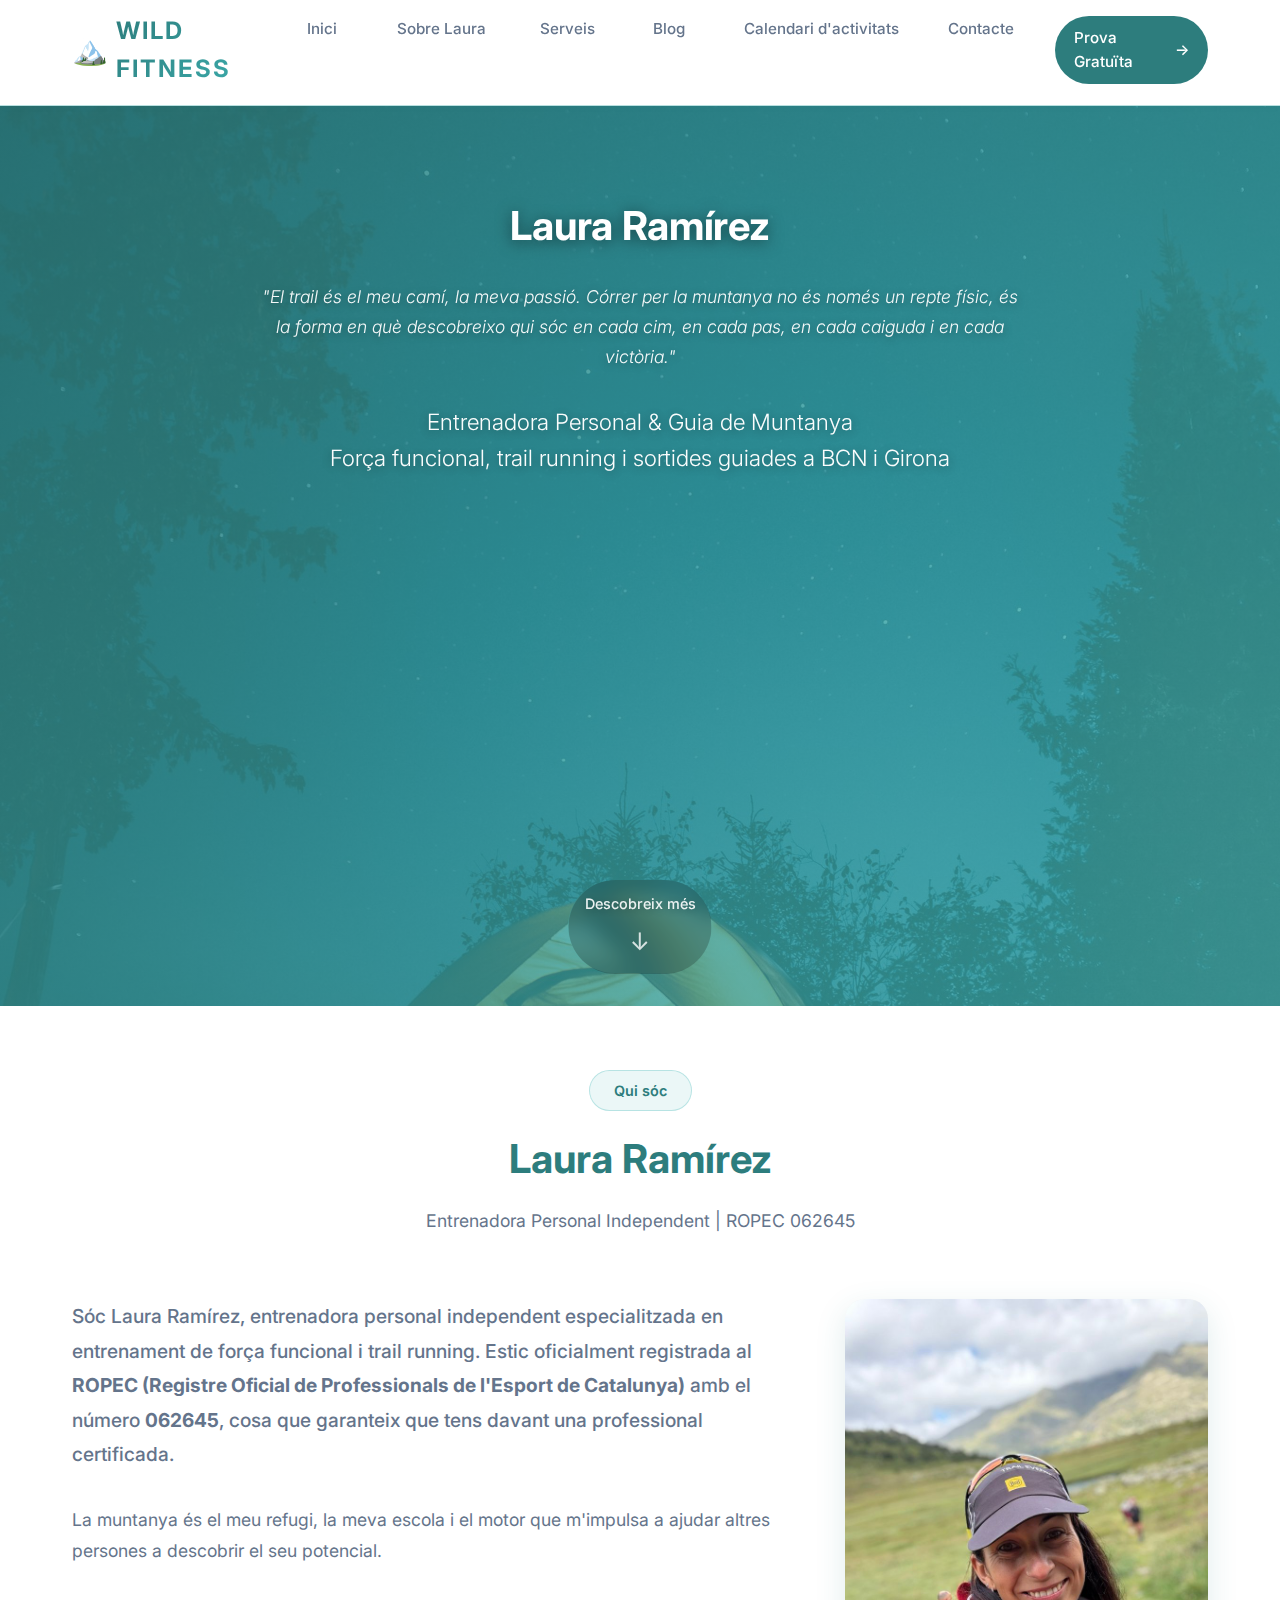
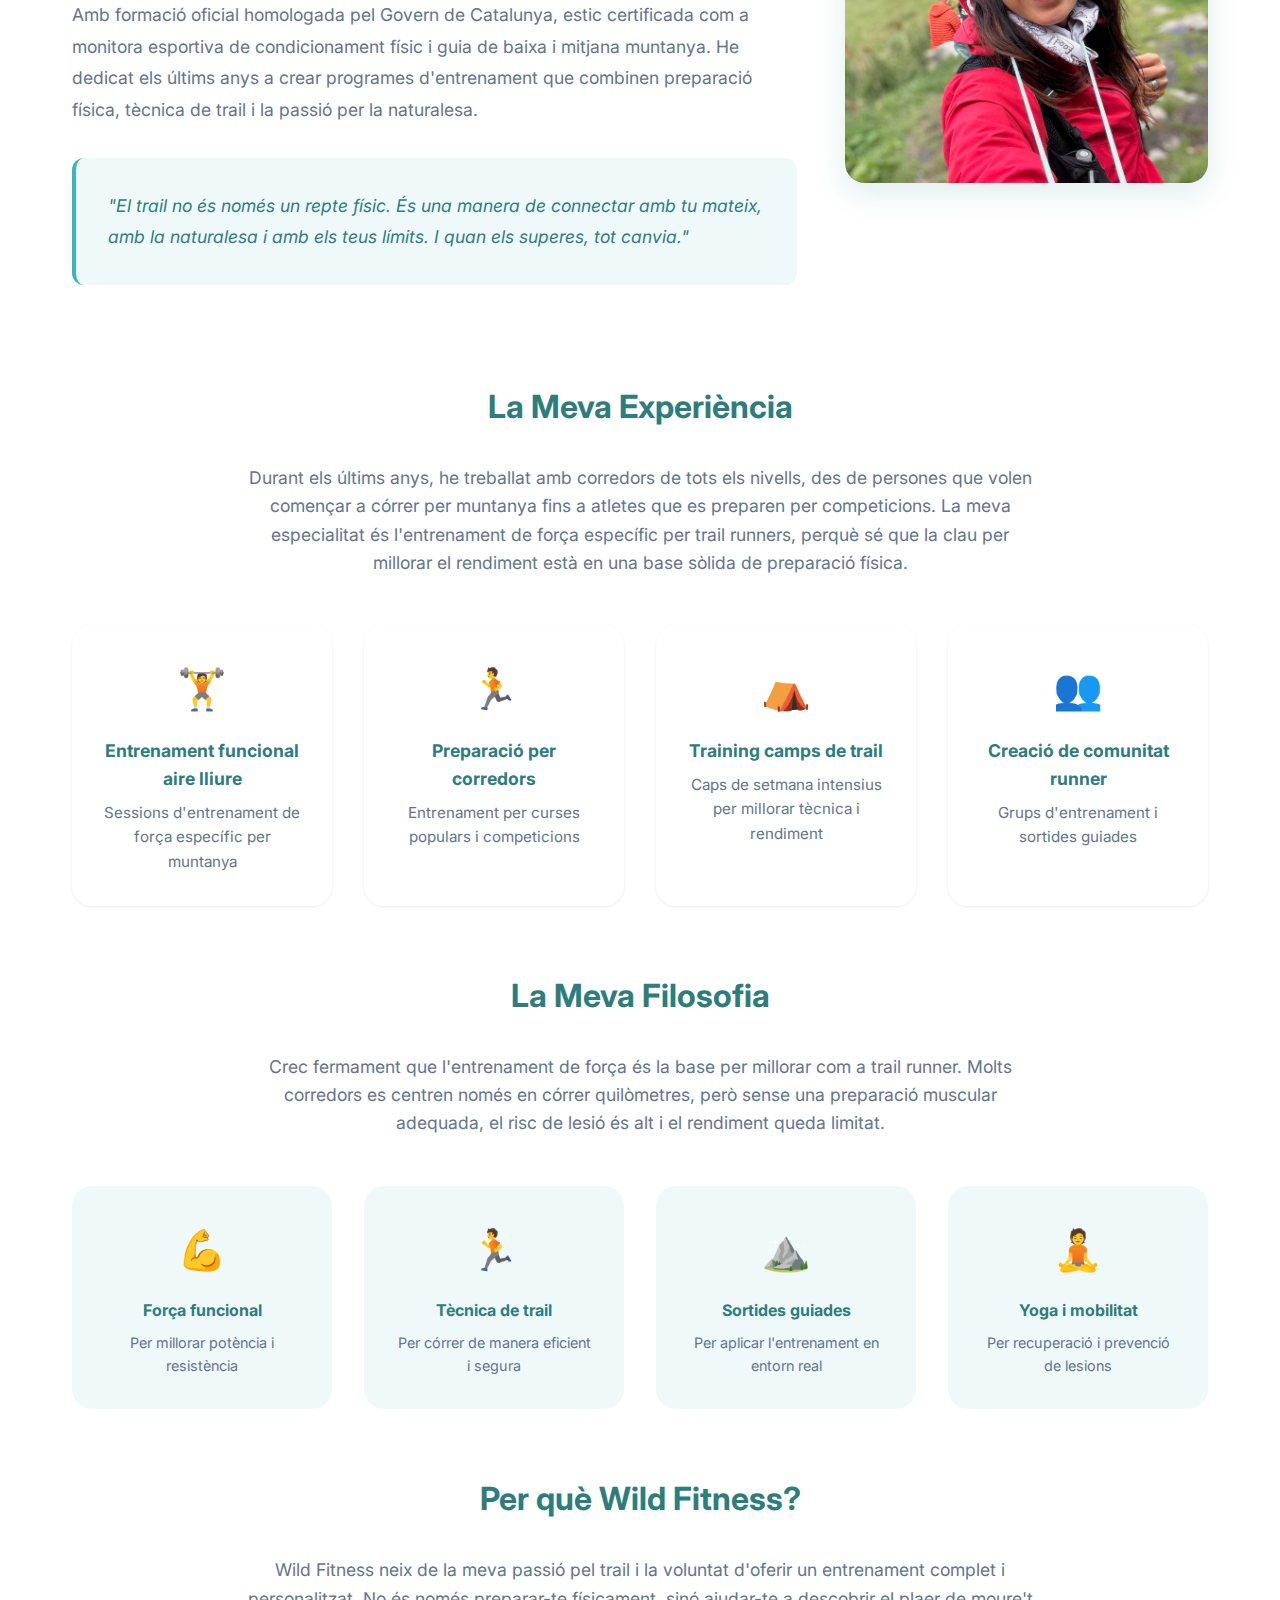
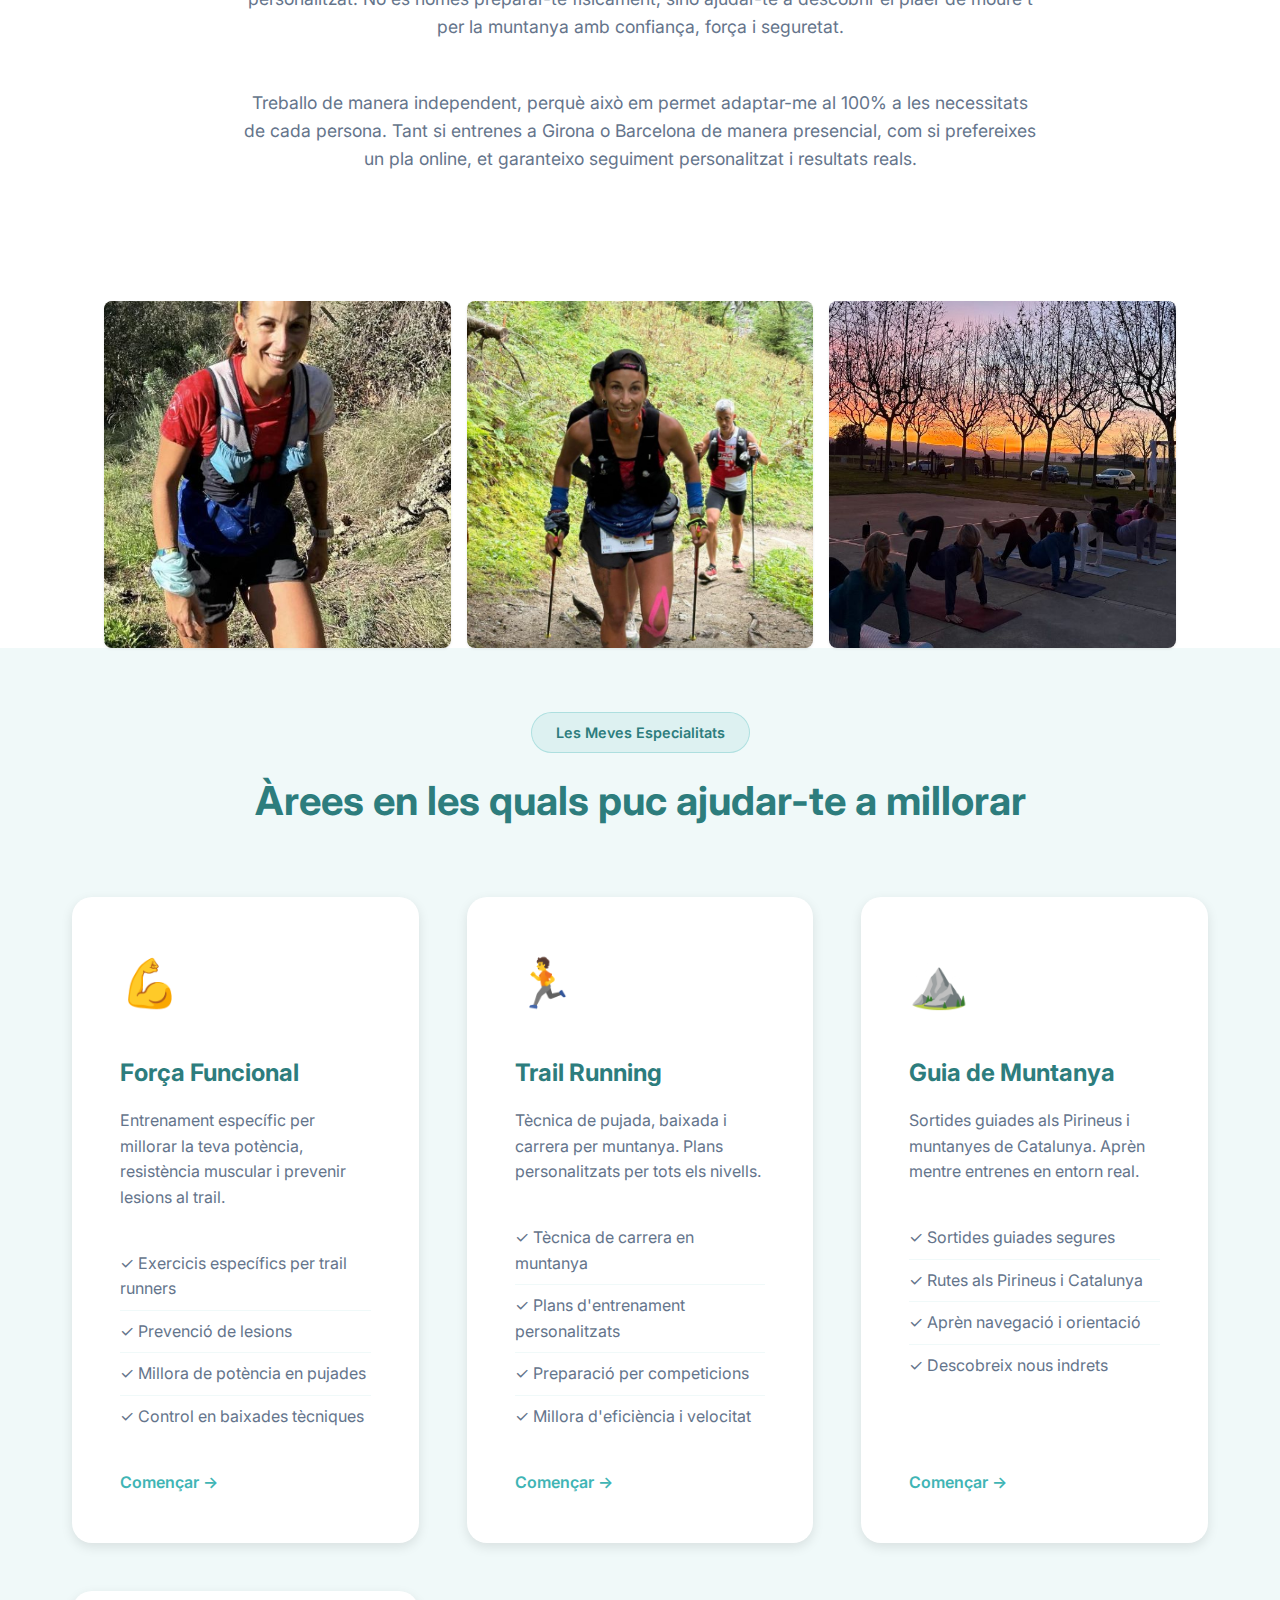
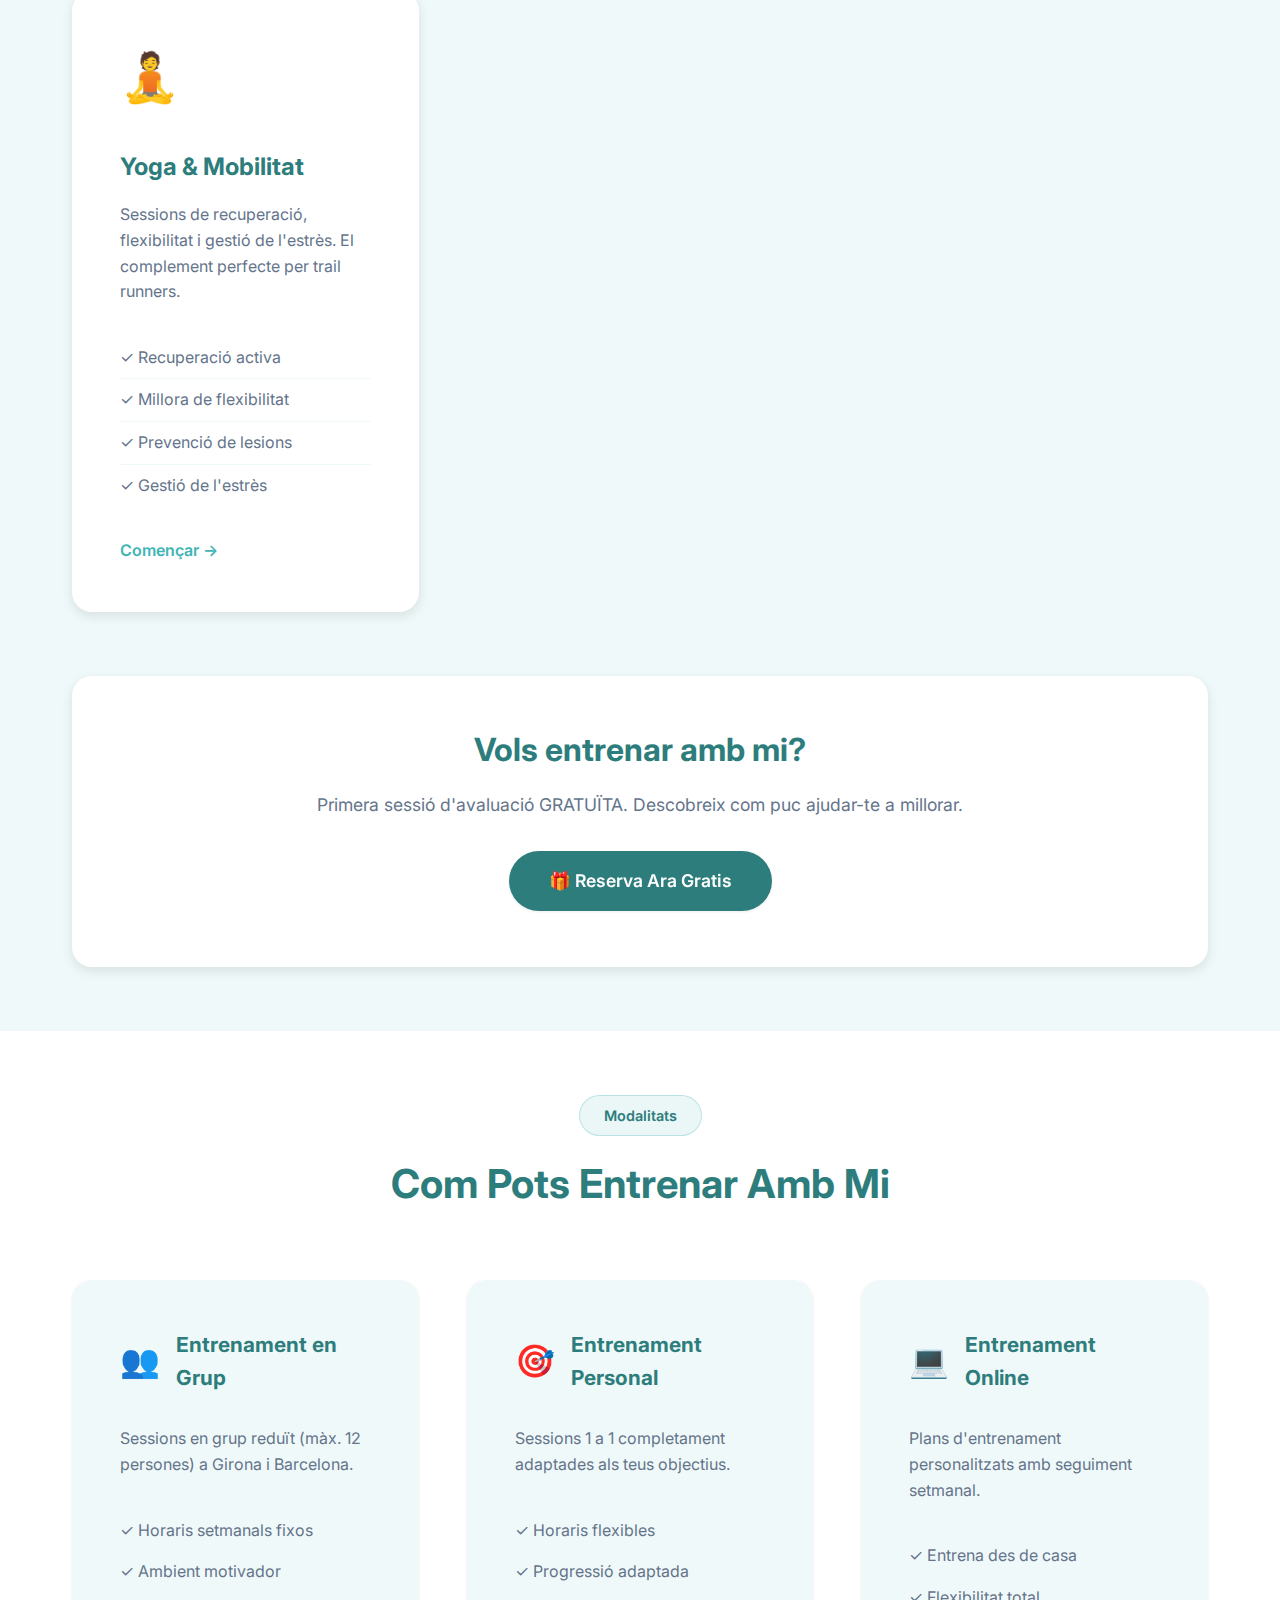
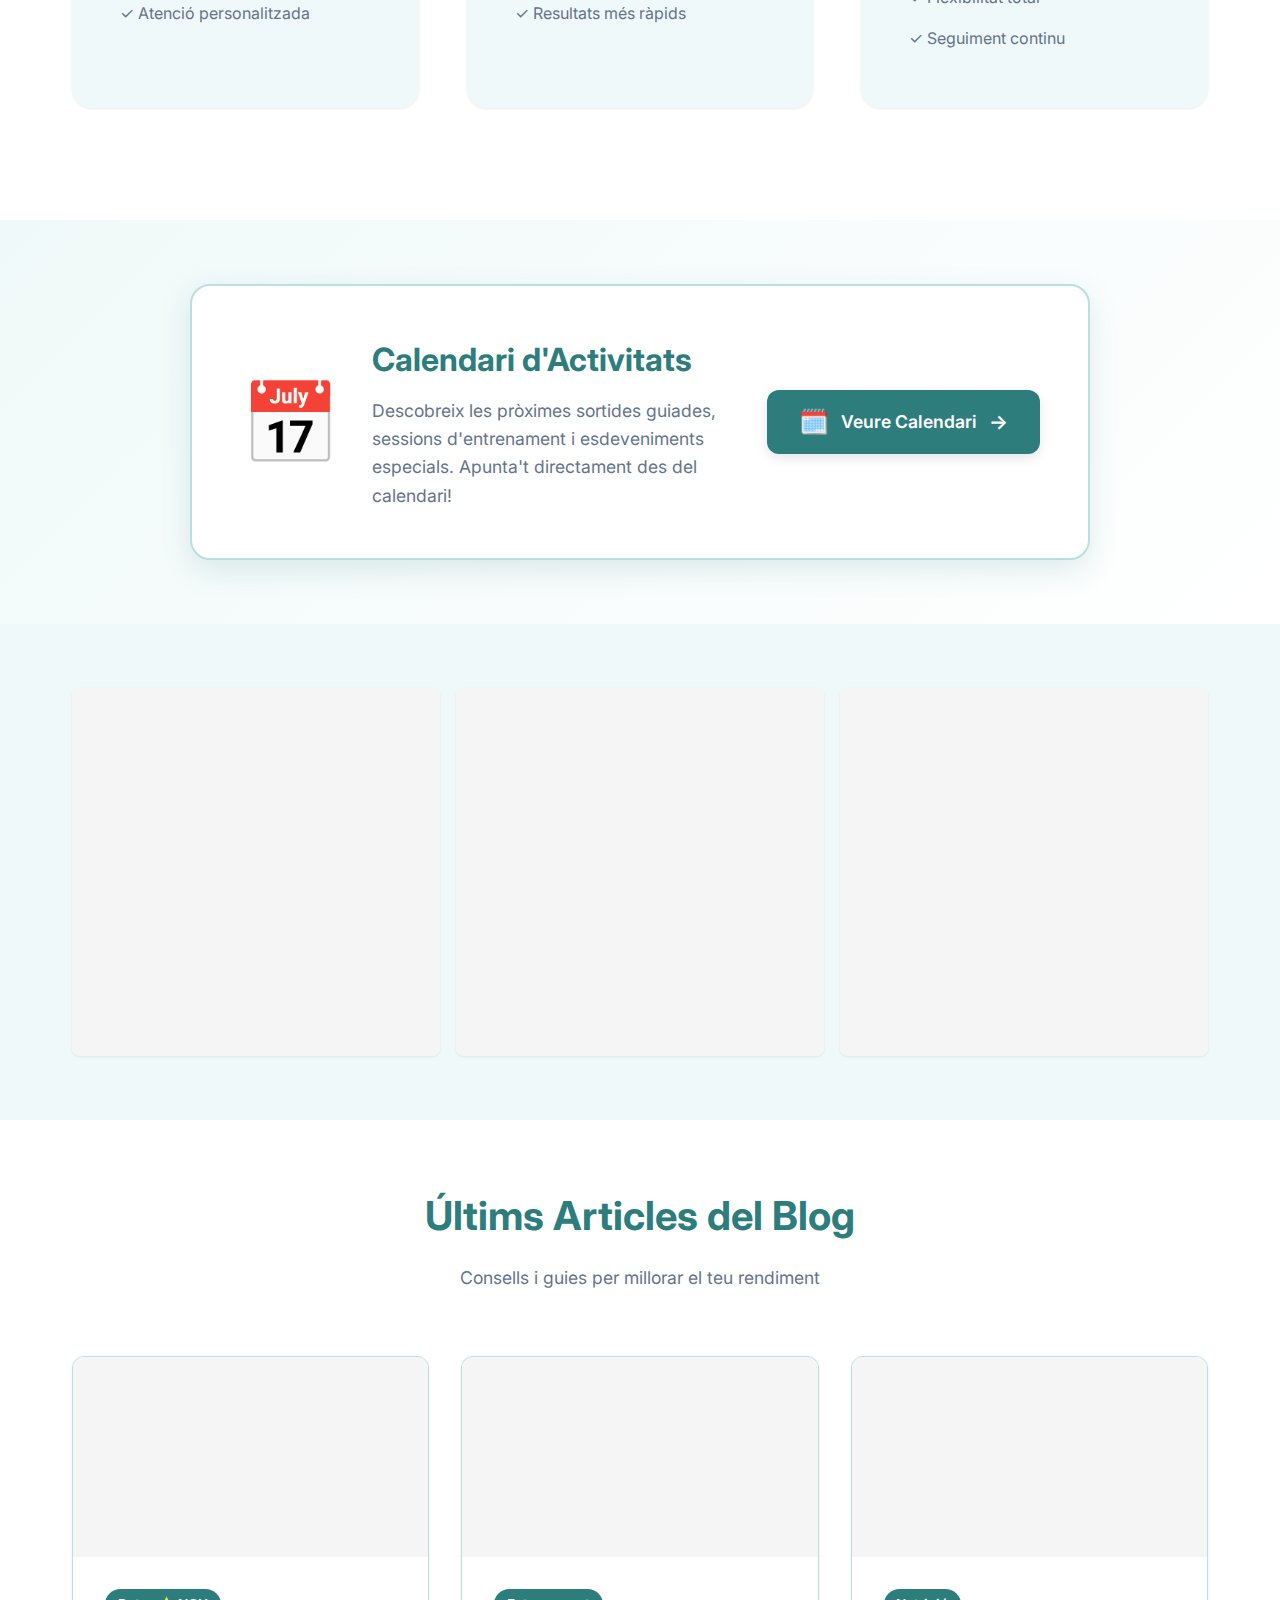
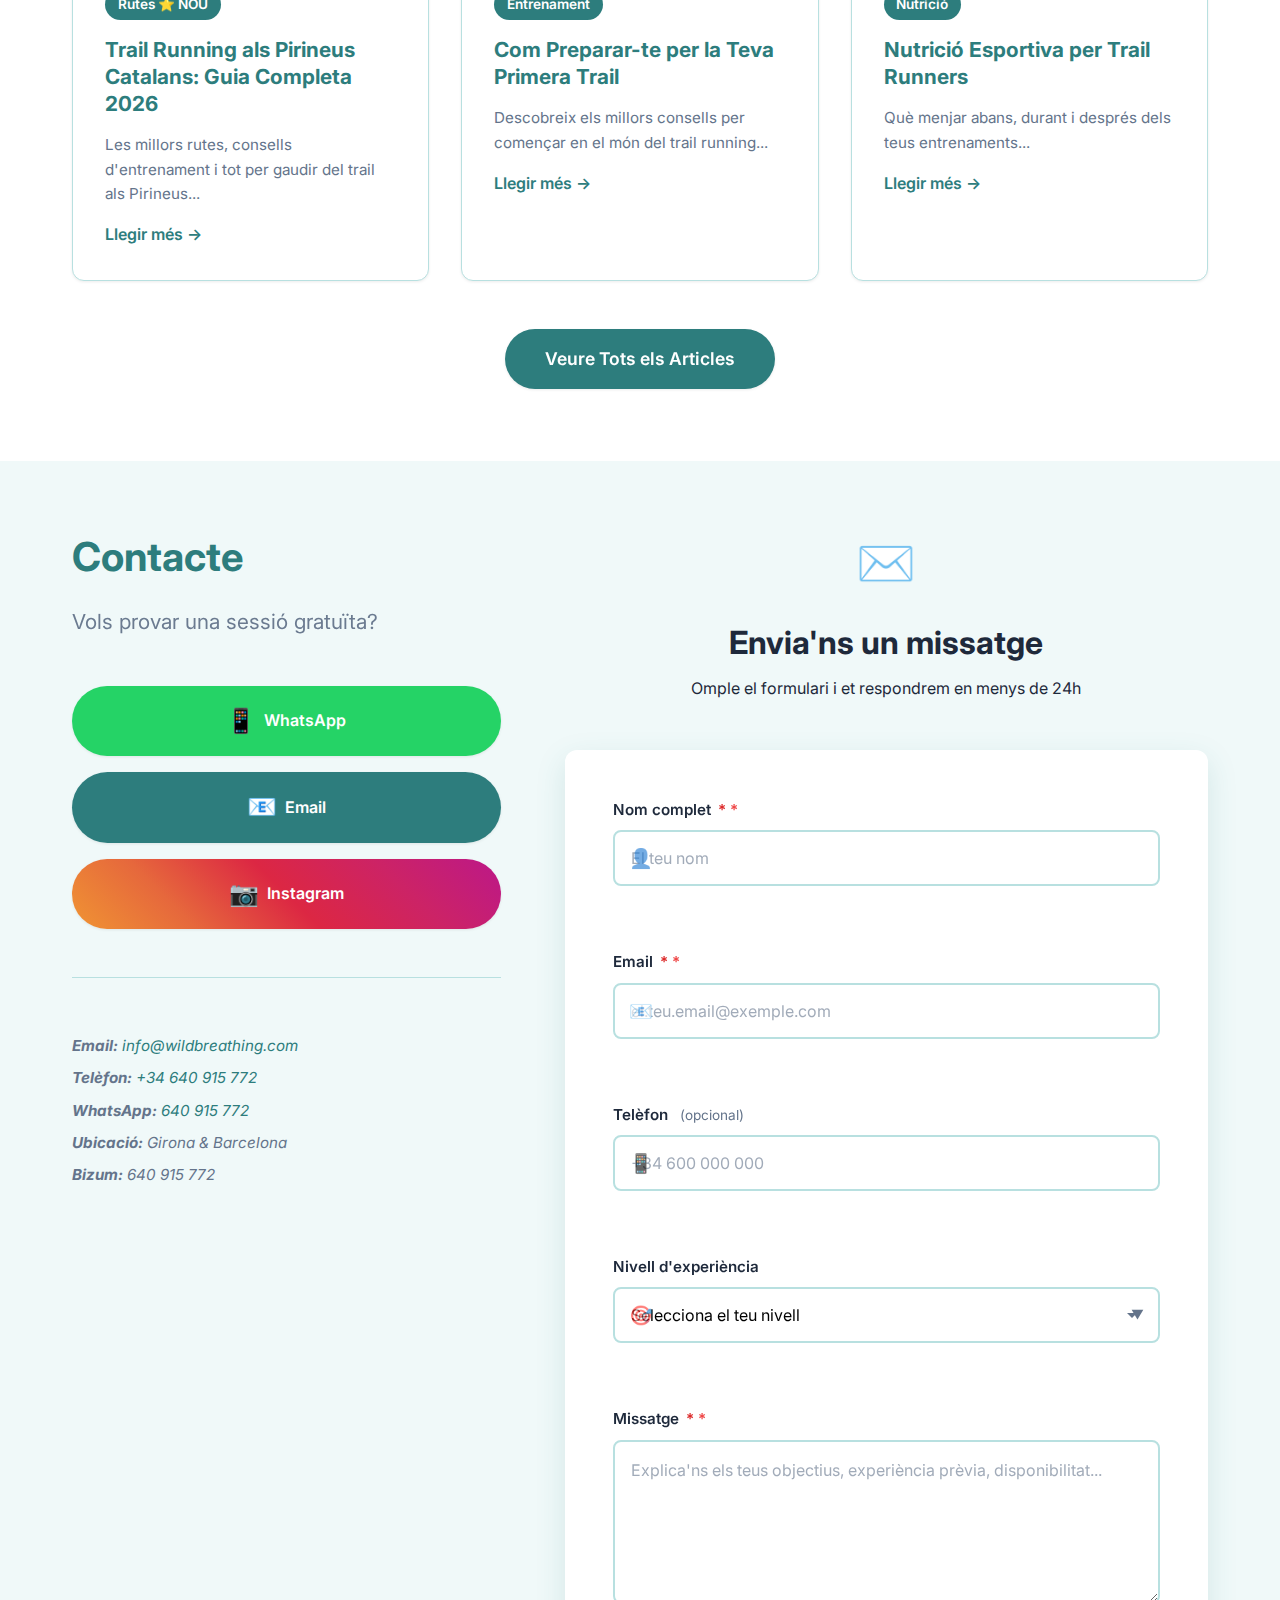
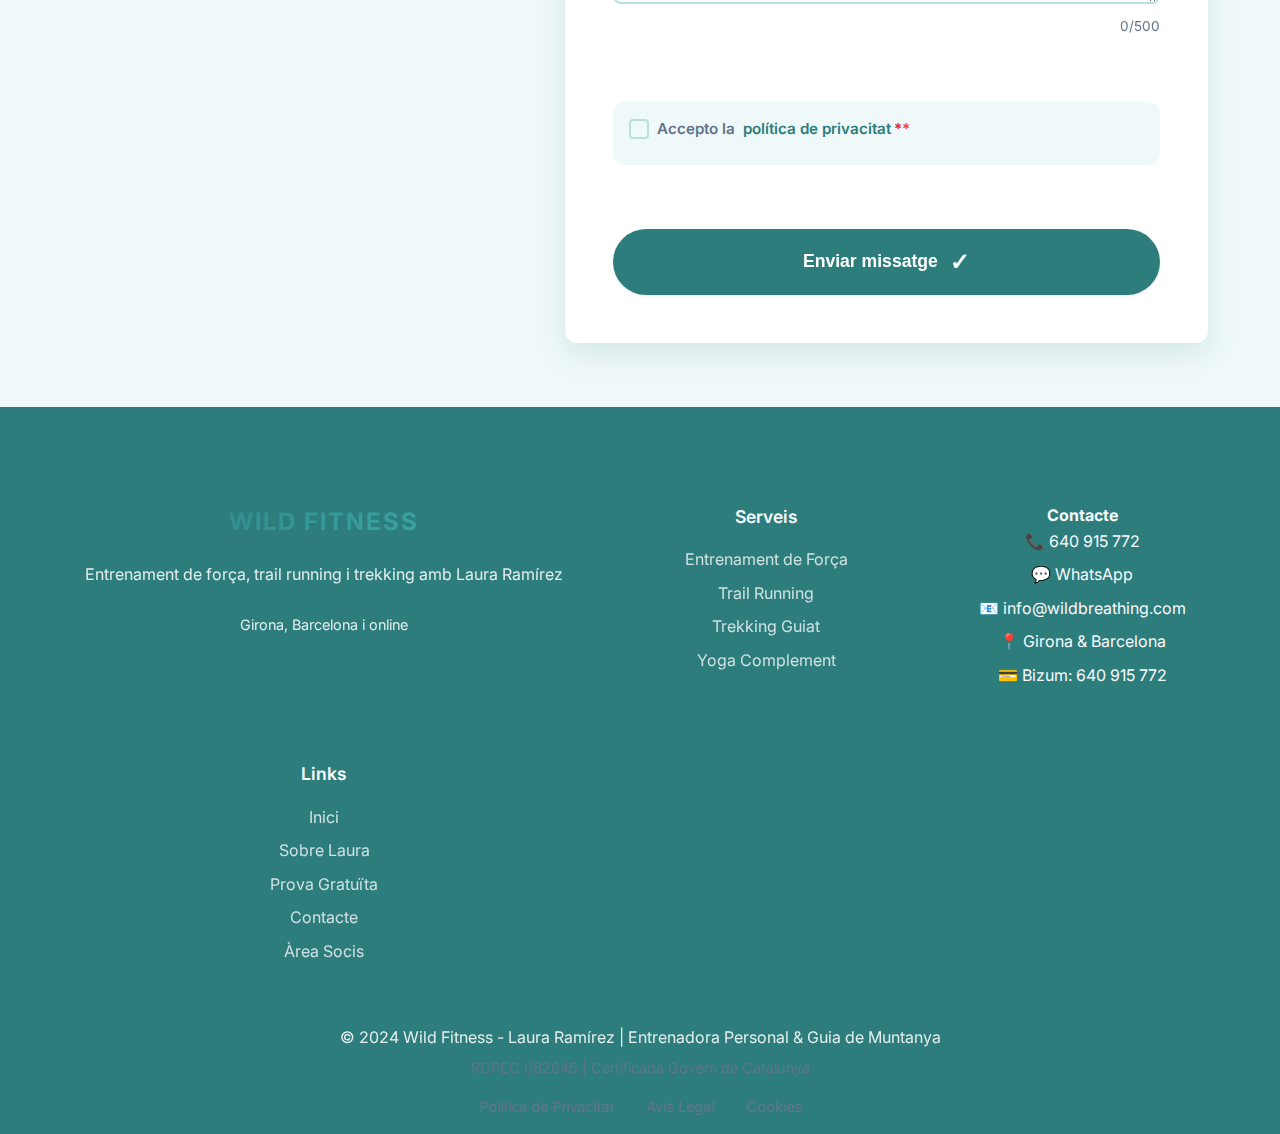
<file: index.html>
<!DOCTYPE html>
<html lang="ca">
<head>
    <meta charset="UTF-8">
    <meta name="viewport" content="width=device-width, initial-scale=1.0, maximum-scale=5.0, user-scalable=yes, viewport-fit=cover">
    
    <!-- SEO Meta Tags -->
    <meta name="description" content="Laura Ramírez - Entrenadora Personal i Guia de Muntanya. Entrenament de força funcional i trail running a Girona i Barcelona. Certificada ROPEC 062645.">
    <meta name="keywords" content="Laura Ramírez entrenadora, trail running Girona, entrenament funcional Barcelona, guia muntanya Catalunya, entrenadora personal trail">
    <meta name="author" content="Laura Ramírez - Wild Fitness">
    <meta name="robots" content="index, follow">
    <meta name="language" content="Catalan">
    <meta name="theme-color" content="#2d7d7d">
    
    <!-- Open Graph Meta Tags (Redes Sociales) -->
    <meta property="og:title" content="Wild Fitness - Laura Ramírez | Entrenadora Personal & Guia de Muntanya">
    <meta property="og:description" content="Entrenament de força funcional i trail running amb Laura Ramírez. Girona, Barcelona i online. ROPEC 062645.">
    <meta property="og:type" content="website">
    <meta property="og:url" content="https://wildbreathing.com">
    <meta property="og:image" content="https://wildbreathing.com/og-image.jpg">
    
    <!-- Twitter Card -->
    <meta name="twitter:card" content="summary_large_image">
    <meta name="twitter:title" content="Wild Fitness - Laura Ramírez">
    <meta name="twitter:description" content="Entrenadora Personal & Guia de Muntanya. Trail running i força funcional.">
    
    <title>Wild Fitness - Laura Ramírez | Entrenadora Personal & Guia de Muntanya</title>
    
    <!-- Canonical URL -->
    <link rel="canonical" href="https://wildbreathing.com">
    
    <!-- Favicon & Apple Touch Icons -->
    <link rel="icon" type="image/svg+xml" href="/favicon.svg">
    <link rel="alternate icon" type="image/x-icon" href="/favicon.ico">
    <link rel="apple-touch-icon" sizes="180x180" href="/apple-touch-icon.png">
    <link rel="icon" type="image/png" sizes="32x32" href="/favicon-32x32.png">
    <link rel="icon" type="image/png" sizes="16x16" href="/favicon-16x16.png">
    <meta name="apple-mobile-web-app-capable" content="yes">
    <meta name="apple-mobile-web-app-status-bar-style" content="black-translucent">
    <meta name="apple-mobile-web-app-title" content="Wild Fitness">
    
    <!-- PWA Manifest -->
    <link rel="manifest" href="/manifest.json">
    
    <!-- Styles -->
    <link rel="stylesheet" href="styles.css">
    
    <!-- Fonts -->
    <link rel="preconnect" href="https://fonts.googleapis.com">
    <link rel="preconnect" href="https://fonts.gstatic.com" crossorigin>
    <link href="https://fonts.googleapis.com/css2?family=Inter:wght@300;400;500;600;700&display=swap" rel="stylesheet">
    
    <!-- Schema.org Structured Data -->
    <script type="application/ld+json">
    {
      "@context": "https://schema.org",
      "@type": "Person",
      "name": "Laura Ramírez",
      "jobTitle": "Entrenadora Personal i Guia de Muntanya",
      "description": "Entrenadora personal especialitzada en entrenament de força funcional i trail running. ROPEC 062645.",
      "url": "https://wildbreathing.com",
      "image": "https://wildbreathing.com/laura-ramirez.jpg",
      "telephone": "+34640915772",
      "email": "info@wildbreathing.com",
      "address": {
        "@type": "PostalAddress",
        "addressRegion": "Girona, Barcelona",
        "addressCountry": "ES"
      },
      "knowsAbout": ["Trail Running", "Entrenament Funcional", "Guia de Muntanya", "Yoga"],
      "alumniOf": {
        "@type": "EducationalOrganization",
        "name": "ROPEC Catalunya"
      },
      "hasCredential": [
        {
          "@type": "EducationalOccupationalCredential",
          "credentialCategory": "Certificat de Professionalitat",
          "recognizedBy": {
            "@type": "Organization",
            "name": "ROPEC Catalunya"
          },
          "identifier": "062645"
        },
        {
          "@type": "EducationalOccupationalCredential",
          "credentialCategory": "Guia Baixa i Mitjana Muntanya"
        },
        {
          "@type": "EducationalOccupationalCredential",
          "credentialCategory": "Entrenadora Funcional"
        }
      ]
    }
    </script>
</head>
<body>
    <!-- Header with Navigation -->
    <header class="header" id="mainHeader">
        <div class="container">
            <div class="header-content">
                <div class="logo">
                    <a href="/" aria-label="Wild Fitness - Inici">
                        <span class="logo-icon">🏔️</span>
                        <span class="logo-text">WILD FITNESS</span>
                    </a>
                </div>
                
                <nav class="nav" id="mainNav" aria-label="Navegació principal">
                    <ul class="nav-list">
                        <li><a href="#inici" class="nav-link">Inici</a></li>
                        <li><a href="#qui-soc" class="nav-link">Sobre Laura</a></li>
                        <li><a href="#serveis" class="nav-link">Serveis</a></li>
                        <li><a href="blog.html" class="nav-link">Blog</a></li>
                        <li><a href="/calendari.html" class="nav-link">Calendari d'activitats</a></li>
                        <li><a href="/contacte.html" class="nav-link">Contacte</a></li>
                        <li><a href="/contacte.html" class="nav-link nav-cta">
                            <span class="cta-text">Prova Gratuïta</span>
                            <span class="cta-arrow">→</span>
                        </a></li>
                    </ul>
                </nav>
                <button class="nav-toggle" id="navToggle" aria-label="Menú de navegació" aria-expanded="false">
                    <span class="hamburger"></span>
                </button>
            </div>
        </div>
        <!-- Progress Bar -->
        <div class="scroll-progress" id="scrollProgress"></div>
    </header>

    <!-- Hero Section -->
    <section class="hero" id="inici">
        <div class="hero-image" style="background: linear-gradient(135deg, #2d7d7d 0%, #3fb5b5 100%);">
            <!-- 
            🖼️ IMAGEN RESPONSIVE HERO - Implementar cuando tengas imágenes reales:
            
            <img 
                src="/images/hero-800.jpg" 
                srcset="/images/hero-400.jpg 400w,
                        /images/hero-800.jpg 800w,
                        /images/hero-1200.jpg 1200w,
                        /images/hero-1920.jpg 1920w"
                sizes="(max-width: 768px) 100vw, 1200px"
                alt="Laura Ramírez trail running a la muntanya - Entrenament al Pirineu Català"
                loading="eager"
                fetchpriority="high"
                style="width: 100%; height: 100%; object-fit: cover;">
            -->
            <img 
                src="/images/hero.jpg" 
                alt="Trail running a la muntanya amb Laura Ramírez - Entrenament funcional i trail running"
                loading="eager"
                fetchpriority="high"
                style="width: 100%; height: 100%; object-fit: cover;">
            <div class="hero-overlay"></div>
        </div>
        <div class="hero-content">
            <div class="hero-text-wrapper fade-in-up">
                <h1 class="hero-title">Laura Ramírez</h1>
                <p class="hero-quote">"El trail és el meu camí, la meva passió. Córrer per la muntanya no és només un repte físic, és la forma en què descobreixo qui sóc en cada cim, en cada pas, en cada caiguda i en cada victòria."</p>
                <p class="hero-subtitle">Entrenadora Personal & Guia de Muntanya<br>Força funcional, trail running i sortides guiades a BCN i Girona</p>
            </div>
            
            <div class="hero-actions fade-in-up delay-1">
                <a href="#contacte" class="btn-primary pulse-animation">
                    <span class="btn-icon">🎁</span>
                    <span class="btn-text">Prova Gratuïta</span>
                    <span class="btn-shine"></span>
                </a>
                <a href="https://wa.me/34640915772" class="btn-whatsapp" rel="noopener">
                    <span class="btn-icon">💬</span>
                    <span class="btn-text">WhatsApp</span>
                </a>
            </div>

            <div class="hero-badges fade-in-up delay-2">
                <div class="badge badge-certification">
                    <span class="badge-icon">⛰️</span>
                    <span class="badge-text">ROPEC 062645</span>
                </div>
                <div class="badge badge-students">
                    <span class="badge-icon">👥</span>
                    <span class="badge-text">Certificada Govern de Catalunya</span>
                </div>
                <div class="badge badge-content">
                    <span class="badge-icon">🎯</span>
                    <span class="badge-text">Guia Baixa i Mitjana Muntanya</span>
                </div>
            </div>
        </div>
        
        <!-- Scroll Indicator -->
        <div class="scroll-indicator">
            <span class="scroll-text">Descobreix més</span>
            <span class="scroll-arrow">↓</span>
        </div>
    </section>

    <!-- Qui sóc Section -->
    <section class="about-laura" id="qui-soc">
        <div class="container">
            <div class="section-header">
                <span class="section-tag">Qui sóc</span>
                <h2 class="section-title">Laura Ramírez</h2>
                <p class="section-description">Entrenadora Personal Independent | ROPEC 062645</p>
            </div>

            <div class="about-content">
                <div class="about-text">
                    <p class="about-intro">Sóc Laura Ramírez, entrenadora personal independent especialitzada en entrenament de força funcional i trail running. Estic oficialment registrada al <strong>ROPEC (Registre Oficial de Professionals de l'Esport de Catalunya)</strong> amb el número <strong>062645</strong>, cosa que garanteix que tens davant una professional certificada.</p>
                    
                    <p>La muntanya és el meu refugi, la meva escola i el motor que m'impulsa a ajudar altres persones a descobrir el seu potencial.</p>
                    
                    <p>Amb formació oficial homologada pel Govern de Catalunya, estic certificada com a monitora esportiva de condicionament físic i guia de baixa i mitjana muntanya. He dedicat els últims anys a crear programes d'entrenament que combinen preparació física, tècnica de trail i la passió per la naturalesa.</p>
                    
                    <blockquote class="quote-highlight">
                        "El trail no és només un repte físic. És una manera de connectar amb tu mateix, amb la naturalesa i amb els teus límits. I quan els superes, tot canvia."
                    </blockquote>
                </div>
                
                <div class="about-image">
                    <img src="/images/laura-ramirez.jpg" alt="Laura Ramírez - Entrenadora Personal i Guia de Muntanya" loading="lazy">
                </div>
            </div>

            <div class="experience-section">
                <h3>La Meva Experiència</h3>
                <p>Durant els últims anys, he treballat amb corredors de tots els nivells, des de persones que volen començar a córrer per muntanya fins a atletes que es preparen per competicions. La meva especialitat és l'entrenament de força específic per trail runners, perquè sé que la clau per millorar el rendiment està en una base sòlida de preparació física.</p>
                
                <div class="experience-grid">
                    <div class="experience-item">
                        <span class="exp-icon">🏋️</span>
                        <h4>Entrenament funcional aire lliure</h4>
                        <p>Sessions d'entrenament de força específic per muntanya</p>
                    </div>
                    <div class="experience-item">
                        <span class="exp-icon">🏃</span>
                        <h4>Preparació per corredors</h4>
                        <p>Entrenament per curses populars i competicions</p>
                    </div>
                    <div class="experience-item">
                        <span class="exp-icon">⛺</span>
                        <h4>Training camps de trail</h4>
                        <p>Caps de setmana intensius per millorar tècnica i rendiment</p>
                    </div>
                    <div class="experience-item">
                        <span class="exp-icon">👥</span>
                        <h4>Creació de comunitat runner</h4>
                        <p>Grups d'entrenament i sortides guiades</p>
                    </div>
                </div>
            </div>

            <div class="philosophy-section">
                <h3>La Meva Filosofia</h3>
                <p>Crec fermament que l'entrenament de força és la base per millorar com a trail runner. Molts corredors es centren només en córrer quilòmetres, però sense una preparació muscular adequada, el risc de lesió és alt i el rendiment queda limitat.</p>
                
                <div class="philosophy-pillars">
                    <div class="pillar">
                        <span class="pillar-icon">💪</span>
                        <h4>Força funcional</h4>
                        <p>Per millorar potència i resistència</p>
                    </div>
                    <div class="pillar">
                        <span class="pillar-icon">🏃</span>
                        <h4>Tècnica de trail</h4>
                        <p>Per córrer de manera eficient i segura</p>
                    </div>
                    <div class="pillar">
                        <span class="pillar-icon">⛰️</span>
                        <h4>Sortides guiades</h4>
                        <p>Per aplicar l'entrenament en entorn real</p>
                    </div>
                    <div class="pillar">
                        <span class="pillar-icon">🧘</span>
                        <h4>Yoga i mobilitat</h4>
                        <p>Per recuperació i prevenció de lesions</p>
                    </div>
                </div>
            </div>

            <div class="why-wildbreathing">
                <h3>Per què Wild Fitness?</h3>
                <p>Wild Fitness neix de la meva passió pel trail i la voluntat d'oferir un entrenament complet i personalitzat. No és només preparar-te físicament, sinó ajudar-te a descobrir el plaer de moure't per la muntanya amb confiança, força i seguretat.</p>
                <p>Treballo de manera independent, perquè això em permet adaptar-me al 100% a les necessitats de cada persona. Tant si entrenes a Girona o Barcelona de manera presencial, com si prefereixes un pla online, et garanteixo seguiment personalitzat i resultats reals.</p>
            </div>
        </div>
    </section>

    <!-- Photo Gallery Section -->
    <section class="photo-gallery">
        <div class="container">
            <div class="gallery-grid">
                <div class="gallery-item">
                    <img src="/images/laura-trail-1.jpg" alt="Laura Ramírez en acción durante trail running" loading="lazy">
                    <div class="gallery-overlay">
                        <p>Trail Running en acció</p>
                    </div>
                </div>
                <div class="gallery-item">
                    <img src="/images/laura-trail-2.jpg" alt="Laura en competición de trail running" loading="lazy">
                    <div class="gallery-overlay">
                        <p>Competició Trail</p>
                    </div>
                </div>
                <div class="gallery-item">
                    <img src="/images/laura-training-group.jpg" alt="Entrenament en grup amb Laura Ramírez" loading="lazy">
                    <div class="gallery-overlay">
                        <p>Entrenament en Grup</p>
                    </div>
                </div>
            </div>
        </div>
    </section>

    <!-- Especialitats Section -->
    <section class="specialties" id="especialitats">
        <div class="container">
            <div class="section-header">
                <span class="section-tag">Les Meves Especialitats</span>
                <h2 class="section-title">Àrees en les quals puc ajudar-te a millorar</h2>
            </div>

            <div class="specialties-grid">
                <article class="specialty-card">
                    <div class="specialty-icon">💪</div>
                    <h3 class="specialty-title">Força Funcional</h3>
                    <p class="specialty-description">Entrenament específic per millorar la teva potència, resistència muscular i prevenir lesions al trail.</p>
                    <ul class="specialty-features">
                        <li>✓ Exercicis específics per trail runners</li>
                        <li>✓ Prevenció de lesions</li>
                        <li>✓ Millora de potència en pujades</li>
                        <li>✓ Control en baixades tècniques</li>
                    </ul>
                    <div class="specialty-cta">
                        <a href="#contacte" class="specialty-link">Començar →</a>
                    </div>
                </article>

                <article class="specialty-card">
                    <div class="specialty-icon">🏃</div>
                    <h3 class="specialty-title">Trail Running</h3>
                    <p class="specialty-description">Tècnica de pujada, baixada i carrera per muntanya. Plans personalitzats per tots els nivells.</p>
                    <ul class="specialty-features">
                        <li>✓ Tècnica de carrera en muntanya</li>
                        <li>✓ Plans d'entrenament personalitzats</li>
                        <li>✓ Preparació per competicions</li>
                        <li>✓ Millora d'eficiència i velocitat</li>
                    </ul>
                    <div class="specialty-cta">
                        <a href="#contacte" class="specialty-link">Començar →</a>
                    </div>
                </article>

                <article class="specialty-card">
                    <div class="specialty-icon">⛰️</div>
                    <h3 class="specialty-title">Guia de Muntanya</h3>
                    <p class="specialty-description">Sortides guiades als Pirineus i muntanyes de Catalunya. Aprèn mentre entrenes en entorn real.</p>
                    <ul class="specialty-features">
                        <li>✓ Sortides guiades segures</li>
                        <li>✓ Rutes als Pirineus i Catalunya</li>
                        <li>✓ Aprèn navegació i orientació</li>
                        <li>✓ Descobreix nous indrets</li>
                    </ul>
                    <div class="specialty-cta">
                        <a href="#contacte" class="specialty-link">Començar →</a>
                    </div>
                </article>

                <article class="specialty-card">
                    <div class="specialty-icon">🧘</div>
                    <h3 class="specialty-title">Yoga & Mobilitat</h3>
                    <p class="specialty-description">Sessions de recuperació, flexibilitat i gestió de l'estrès. El complement perfecte per trail runners.</p>
                    <ul class="specialty-features">
                        <li>✓ Recuperació activa</li>
                        <li>✓ Millora de flexibilitat</li>
                        <li>✓ Prevenció de lesions</li>
                        <li>✓ Gestió de l'estrès</li>
                    </ul>
                    <div class="specialty-cta">
                        <a href="#contacte" class="specialty-link">Començar →</a>
                    </div>
                </article>
            </div>

            <div class="cta-section">
                <h3>Vols entrenar amb mi?</h3>
                <p>Primera sessió d'avaluació GRATUÏTA. Descobreix com puc ajudar-te a millorar.</p>
                <a href="#contacte" class="btn-primary pulse-animation">
                    <span class="btn-icon">🎁</span>
                    <span class="btn-text">Reserva Ara Gratis</span>
                    <span class="btn-shine"></span>
                </a>
            </div>
        </div>
    </section>

    <!-- Serveis Section -->
    <section class="services" id="serveis">
        <div class="container">
            <div class="section-header">
                <span class="section-tag">Modalitats</span>
                <h2 class="section-title">Com Pots Entrenar Amb Mi</h2>
            </div>

            <div class="services-grid">
                <div class="service-card">
                    <div class="service-header">
                        <span class="service-icon">👥</span>
                        <h3>Entrenament en Grup</h3>
                    </div>
                    <p>Sessions en grup reduït (màx. 12 persones) a Girona i Barcelona.</p>
                    <ul class="service-features">
                        <li>✓ Horaris setmanals fixos</li>
                        <li>✓ Ambient motivador</li>
                        <li>✓ Atenció personalitzada</li>
                    </ul>
                </div>

                <div class="service-card">
                    <div class="service-header">
                        <span class="service-icon">🎯</span>
                        <h3>Entrenament Personal</h3>
                    </div>
                    <p>Sessions 1 a 1 completament adaptades als teus objectius.</p>
                    <ul class="service-features">
                        <li>✓ Horaris flexibles</li>
                        <li>✓ Progressió adaptada</li>
                        <li>✓ Resultats més ràpids</li>
                    </ul>
                </div>

                <div class="service-card">
                    <div class="service-header">
                        <span class="service-icon">💻</span>
                        <h3>Entrenament Online</h3>
                    </div>
                    <p>Plans d'entrenament personalitzats amb seguiment setmanal.</p>
                    <ul class="service-features">
                        <li>✓ Entrena des de casa</li>
                        <li>✓ Flexibilitat total</li>
                        <li>✓ Seguiment continu</li>
                    </ul>
                </div>
            </div>
        </div>
    </section>

    <!-- Calendari CTA Section -->
    <section class="calendar-cta-section">
        <div class="container">
            <div class="calendar-cta-card">
                <div class="calendar-cta-icon">📅</div>
                <div class="calendar-cta-content">
                    <h2>Calendari d'Activitats</h2>
                    <p>Descobreix les pròximes sortides guiades, sessions d'entrenament i esdeveniments especials. Apunta't directament des del calendari!</p>
                </div>
                <div class="calendar-cta-actions">
                    <a href="/calendari.html" class="btn-calendar-main">
                        <span class="btn-icon">🗓️</span>
                        <span class="btn-text">Veure Calendari</span>
                        <span class="btn-arrow">→</span>
                    </a>
                </div>
            </div>
        </div>
    </section>

    <!-- Gallery Section -->
    <section class="gallery" aria-label="Galeria d'imatges">
        <div class="gallery-grid">
            <figure class="gallery-item">
                <!-- 
                🖼️ IMAGEN RESPONSIVE CON LAZY LOADING - Implementar cuando tengas imágenes reales:
                <img 
                    src="/images/gallery1-400.jpg"
                    srcset="/images/gallery1-400.jpg 400w,
                            /images/gallery1-800.jpg 800w"
                    sizes="(max-width: 768px) 100vw, 400px"
                    alt="Grup d'entrenament trail running amb Laura Ramírez als Pirineus"
                    loading="lazy">
                -->
                <img 
                    src="/images/gallery1.jpg"
                    alt="Grup d'entrenament trail running amb Laura Ramírez" 
                    loading="lazy"
                    style="width: 100%; height: 100%; object-fit: cover;">
            </figure>
            <figure class="gallery-item">
                <img 
                    src="/images/gallery2.jpg"
                    alt="Trail running en sendero de muntanya - Sessions d'entrenament outdoor" 
                    loading="lazy"
                    style="width: 100%; height: 100%; object-fit: cover;">
            </figure>
            <figure class="gallery-item">
                <img 
                    src="/images/gallery3.jpg"
                    alt="Entrenament de força funcional i preparació física" 
                    loading="lazy"
                    style="width: 100%; height: 100%; object-fit: cover;">
            </figure>
        </div>
    </section>

    <!-- Blog Preview Section -->
    <section class="blog-preview">
        <div class="container">
            <div class="section-header">
                <h2>Últims Articles del Blog</h2>
                <p>Consells i guies per millorar el teu rendiment</p>
            </div>
            
            <div class="blog-grid">
                <article class="blog-card">
                    <div class="blog-image">
                        <img 
                            src="/images/blog1.jpg"
                            alt="Trail running als Pirineus Catalans" 
                            loading="lazy"
                            style="width: 100%; height: 100%; object-fit: cover;">
                    </div>
                    <div class="blog-content">
                        <span class="blog-category">Rutes ⭐ NOU</span>
                        <h3>Trail Running als Pirineus Catalans: Guia Completa 2026</h3>
                        <p>Les millors rutes, consells d'entrenament i tot per gaudir del trail als Pirineus...</p>
                        <a href="blog.html#article-6" class="blog-link">Llegir més →</a>
                    </div>
                </article>
                
                <article class="blog-card">
                    <div class="blog-image">
                        <img 
                            src="/images/blog2.jpg"
                            alt="Preparació per trail running" 
                            loading="lazy"
                            style="width: 100%; height: 100%; object-fit: cover;">
                    </div>
                    <div class="blog-content">
                        <span class="blog-category">Entrenament</span>
                        <h3>Com Preparar-te per la Teva Primera Trail</h3>
                        <p>Descobreix els millors consells per començar en el món del trail running...</p>
                        <a href="blog.html#article-1" class="blog-link">Llegir més →</a>
                    </div>
                </article>
                
                <article class="blog-card">
                    <div class="blog-image">
                        <img 
                            src="/images/blog3.jpg"
                            alt="Nutrició per runners" 
                            loading="lazy"
                            style="width: 100%; height: 100%; object-fit: cover;">
                    </div>
                    <div class="blog-content">
                        <span class="blog-category">Nutrició</span>
                        <h3>Nutrició Esportiva per Trail Runners</h3>
                        <p>Què menjar abans, durant i després dels teus entrenaments...</p>
                        <a href="blog.html#article-2" class="blog-link">Llegir més →</a>
                    </div>
                </article>
            </div>
            
            <div class="blog-cta">
                <a href="blog.html" class="btn-primary">Veure Tots els Articles</a>
            </div>
        </div>
    </section>

    <!-- Contact Section -->
    <section class="contact" id="contacte">
        <div class="container">
            <div class="contact-wrapper">
                <div class="contact-info-side">
                    <h2>Contacte</h2>
                    <p class="contact-subtitle">Vols provar una sessió gratuïta?</p>
                    
                    <div class="contact-methods">
                        <a href="https://wa.me/34640915772" class="contact-button whatsapp" rel="noopener" aria-label="Contacta per WhatsApp">
                            <span class="contact-icon" aria-hidden="true">📱</span>
                            <span>WhatsApp</span>
                        </a>
                        <a href="mailto:info@wildbreathing.com" class="contact-button email" aria-label="Envia un email">
                            <span class="contact-icon" aria-hidden="true">📧</span>
                            <span>Email</span>
                        </a>
                        <a href="https://instagram.com/wildbreathing" class="contact-button instagram" target="_blank" rel="noopener" aria-label="Segueix-nos a Instagram">
                            <span class="contact-icon" aria-hidden="true">📷</span>
                            <span>Instagram</span>
                        </a>
                    </div>

                    <address class="contact-info">
                        <p><strong>Email:</strong> <a href="mailto:info@wildbreathing.com">info@wildbreathing.com</a></p>
                        <p><strong>Telèfon:</strong> <a href="tel:+34640915772">+34 640 915 772</a></p>
                        <p><strong>WhatsApp:</strong> <a href="https://wa.me/34640915772">640 915 772</a></p>
                        <p><strong>Ubicació:</strong> Girona & Barcelona</p>
                        <p><strong>Bizum:</strong> 640 915 772</p>
                    </address>
                </div>

                <div class="contact-form-side">
                    <div class="form-header">
                        <div class="form-icon">✉️</div>
                        <h3>Envia'ns un missatge</h3>
                        <p>Omple el formulari i et respondrem en menys de 24h</p>
                    </div>
                    
                    <form id="contactForm" class="contact-form" action="https://formspree.io/f/YOUR_FORM_ID" method="POST" novalidate>
                        <div class="form-group">
                            <label for="name">
                                <span class="label-text">Nom complet</span>
                                <span class="label-required">*</span>
                            </label>
                            <div class="input-wrapper">
                                <span class="input-icon">👤</span>
                                <input type="text" id="name" name="name" required placeholder="El teu nom" autocomplete="name">
                                <span class="input-focus-border"></span>
                            </div>
                            <span class="form-error" id="name-error"></span>
                        </div>

                        <div class="form-group">
                            <label for="email">
                                <span class="label-text">Email</span>
                                <span class="label-required">*</span>
                            </label>
                            <div class="input-wrapper">
                                <span class="input-icon">📧</span>
                                <input type="email" id="email" name="email" required placeholder="el.teu.email@exemple.com" autocomplete="email">
                                <span class="input-focus-border"></span>
                            </div>
                            <span class="form-error" id="email-error"></span>
                        </div>

                        <div class="form-group">
                            <label for="phone">
                                <span class="label-text">Telèfon</span>
                                <span class="label-optional">(opcional)</span>
                            </label>
                            <div class="input-wrapper">
                                <span class="input-icon">📱</span>
                                <input type="tel" id="phone" name="phone" placeholder="+34 600 000 000" autocomplete="tel">
                                <span class="input-focus-border"></span>
                            </div>
                        </div>

                        <div class="form-group">
                            <label for="level">
                                <span class="label-text">Nivell d'experiència</span>
                            </label>
                            <div class="input-wrapper select-wrapper">
                                <span class="input-icon">🎯</span>
                                <select id="level" name="level">
                                    <option value="">Selecciona el teu nivell</option>
                                    <option value="beginner">🌱 Principiant - Primera vegada</option>
                                    <option value="intermediate">🚀 Intermedi - Tinc experiència</option>
                                    <option value="advanced">⭐ Avançat - Trail runner</option>
                                </select>
                                <span class="select-arrow">▼</span>
                                <span class="input-focus-border"></span>
                            </div>
                        </div>

                        <div class="form-group">
                            <label for="message">
                                <span class="label-text">Missatge</span>
                                <span class="label-required">*</span>
                            </label>
                            <div class="input-wrapper">
                                <textarea id="message" name="message" required rows="5" placeholder="Explica'ns els teus objectius, experiència prèvia, disponibilitat..."></textarea>
                                <span class="input-focus-border"></span>
                            </div>
                            <span class="form-error" id="message-error"></span>
                            <span class="char-counter"><span id="charCount">0</span>/500</span>
                        </div>

                        <div class="form-group form-checkbox">
                            <input type="checkbox" id="privacy" name="privacy" required>
                            <label for="privacy">
                                <span class="checkbox-custom">
                                    <span class="checkbox-check">✓</span>
                                </span>
                                <span class="checkbox-label">Accepto la <a href="/politica-privacitat.html" target="_blank">política de privacitat</a></span>
                                <span class="label-required">*</span>
                            </label>
                        </div>

                        <button type="submit" class="btn-submit">
                            <span class="btn-text">Enviar missatge</span>
                            <span class="btn-loading">
                                <span class="spinner"></span>
                            </span>
                            <span class="btn-icon">✓</span>
                        </button>
                        
                        <div id="formStatus" class="form-status"></div>
                    </form>
                </div>
            </div>
        </div>
    </section>

    <!-- Footer -->
    <footer class="footer">
        <div class="container">
            <div class="footer-content">
                <div class="footer-brand">
                    <span class="logo-text">WILD FITNESS</span>
                    <p>Entrenament de força, trail running i trekking amb Laura Ramírez</p>
                    <p class="footer-location">Girona, Barcelona i online</p>
                </div>
                
                <nav class="footer-nav" aria-label="Navegació del peu de pàgina">
                    <h4>Serveis</h4>
                    <ul>
                        <li><a href="#especialitats">Entrenament de Força</a></li>
                        <li><a href="#especialitats">Trail Running</a></li>
                        <li><a href="#especialitats">Trekking Guiat</a></li>
                        <li><a href="#especialitats">Yoga Complement</a></li>
                    </ul>
                </nav>

                <div class="footer-contact">
                    <h4>Contacte</h4>
                    <ul>
                        <li>📞 <a href="tel:+34640915772">640 915 772</a></li>
                        <li>💬 <a href="https://wa.me/34640915772">WhatsApp</a></li>
                        <li>📧 <a href="mailto:info@wildbreathing.com">info@wildbreathing.com</a></li>
                        <li>📍 Girona & Barcelona</li>
                        <li>💳 Bizum: 640 915 772</li>
                    </ul>
                </div>
                
                <div class="footer-legal">
                    <h4>Links</h4>
                    <ul>
                        <li><a href="#inici">Inici</a></li>
                        <li><a href="#qui-soc">Sobre Laura</a></li>
                        <li><a href="#contacte">Prova Gratuïta</a></li>
                        <li><a href="#contacte">Contacte</a></li>
                        <li><a href="/politica-privacitat.html">Àrea Socis</a></li>
                    </ul>
                </div>
            </div>
            
            <div class="footer-bottom">
                <p>&copy; 2024 Wild Fitness - Laura Ramírez | Entrenadora Personal & Guia de Muntanya</p>
                <p class="footer-ropec">ROPEC 062645 | Certificada Govern de Catalunya</p>
                <div class="footer-legal-links">
                    <a href="/politica-privacitat.html">Política de Privacitat</a>
                    <a href="/avis-legal.html">Avís Legal</a>
                    <a href="/cookies.html">Cookies</a>
                </div>
            </div>
        </div>
    </footer>

    <script src="script.js"></script>
</body>
</html>
</file>
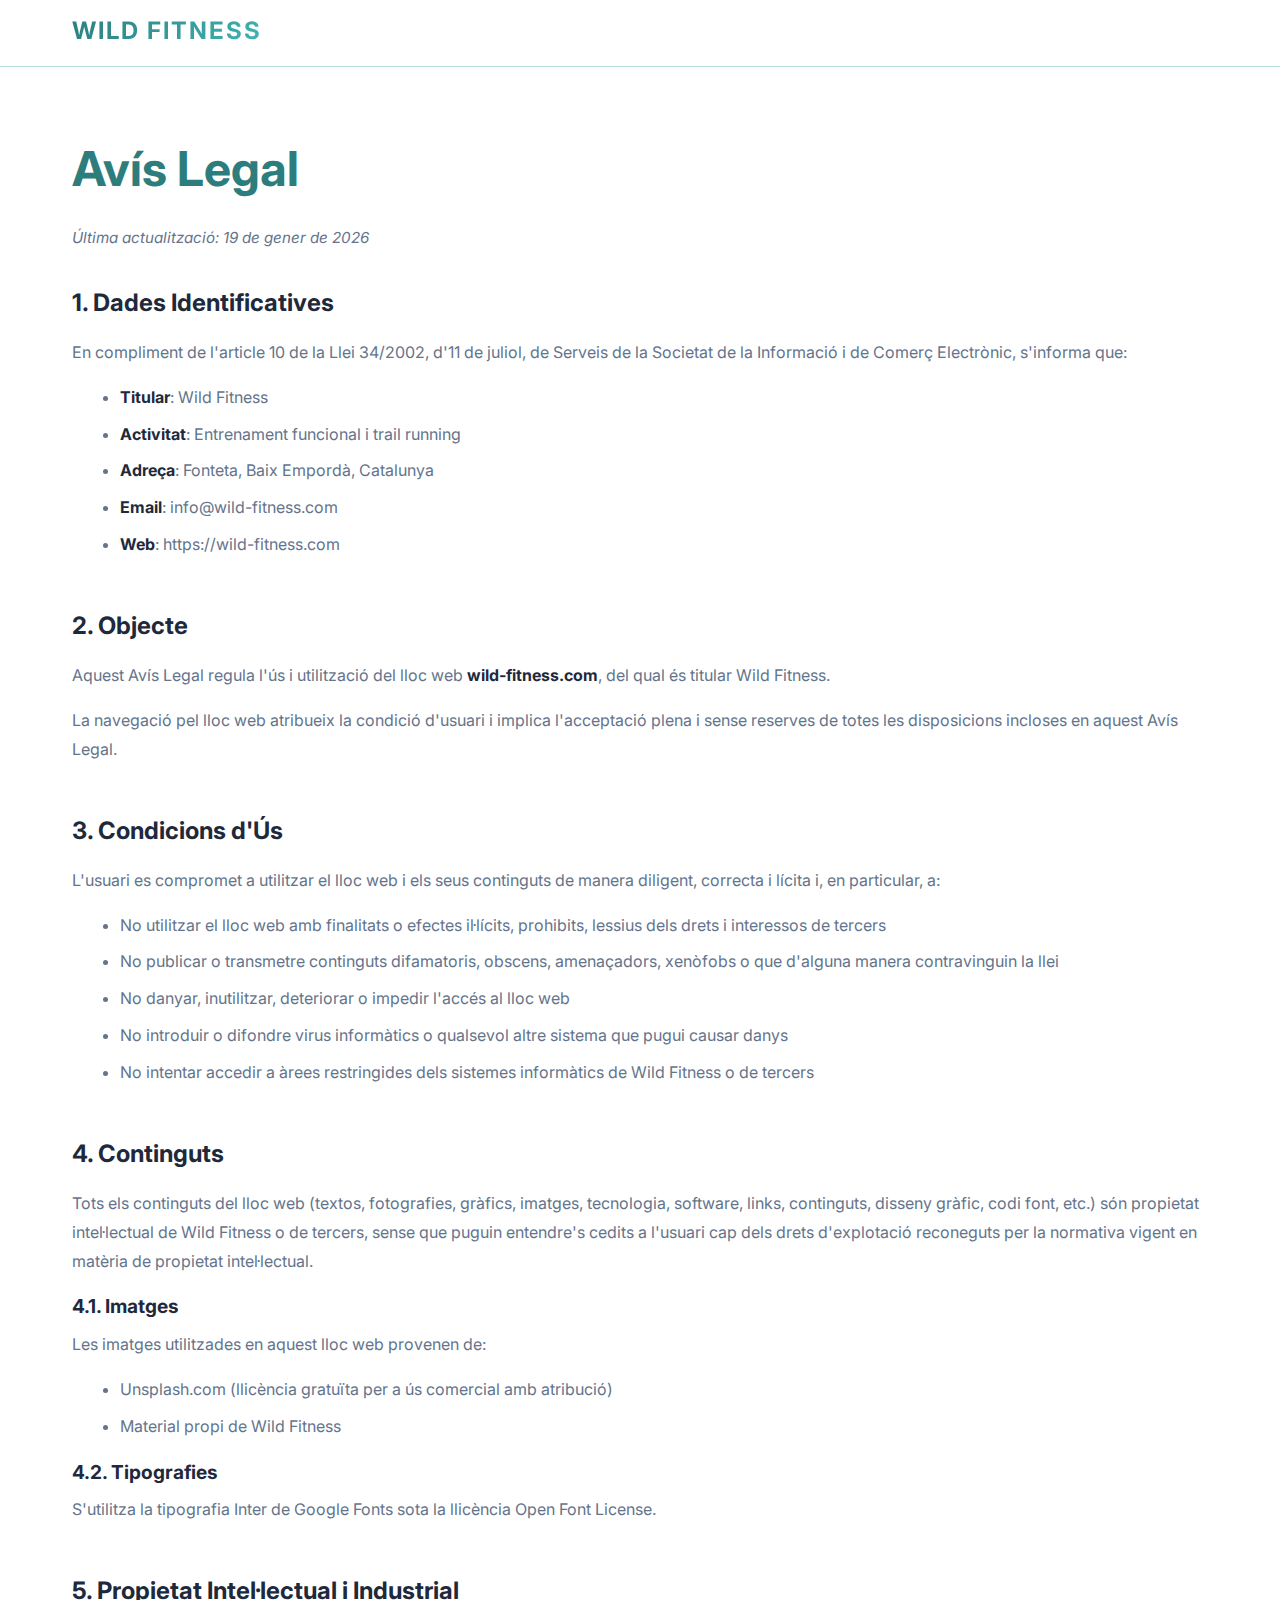
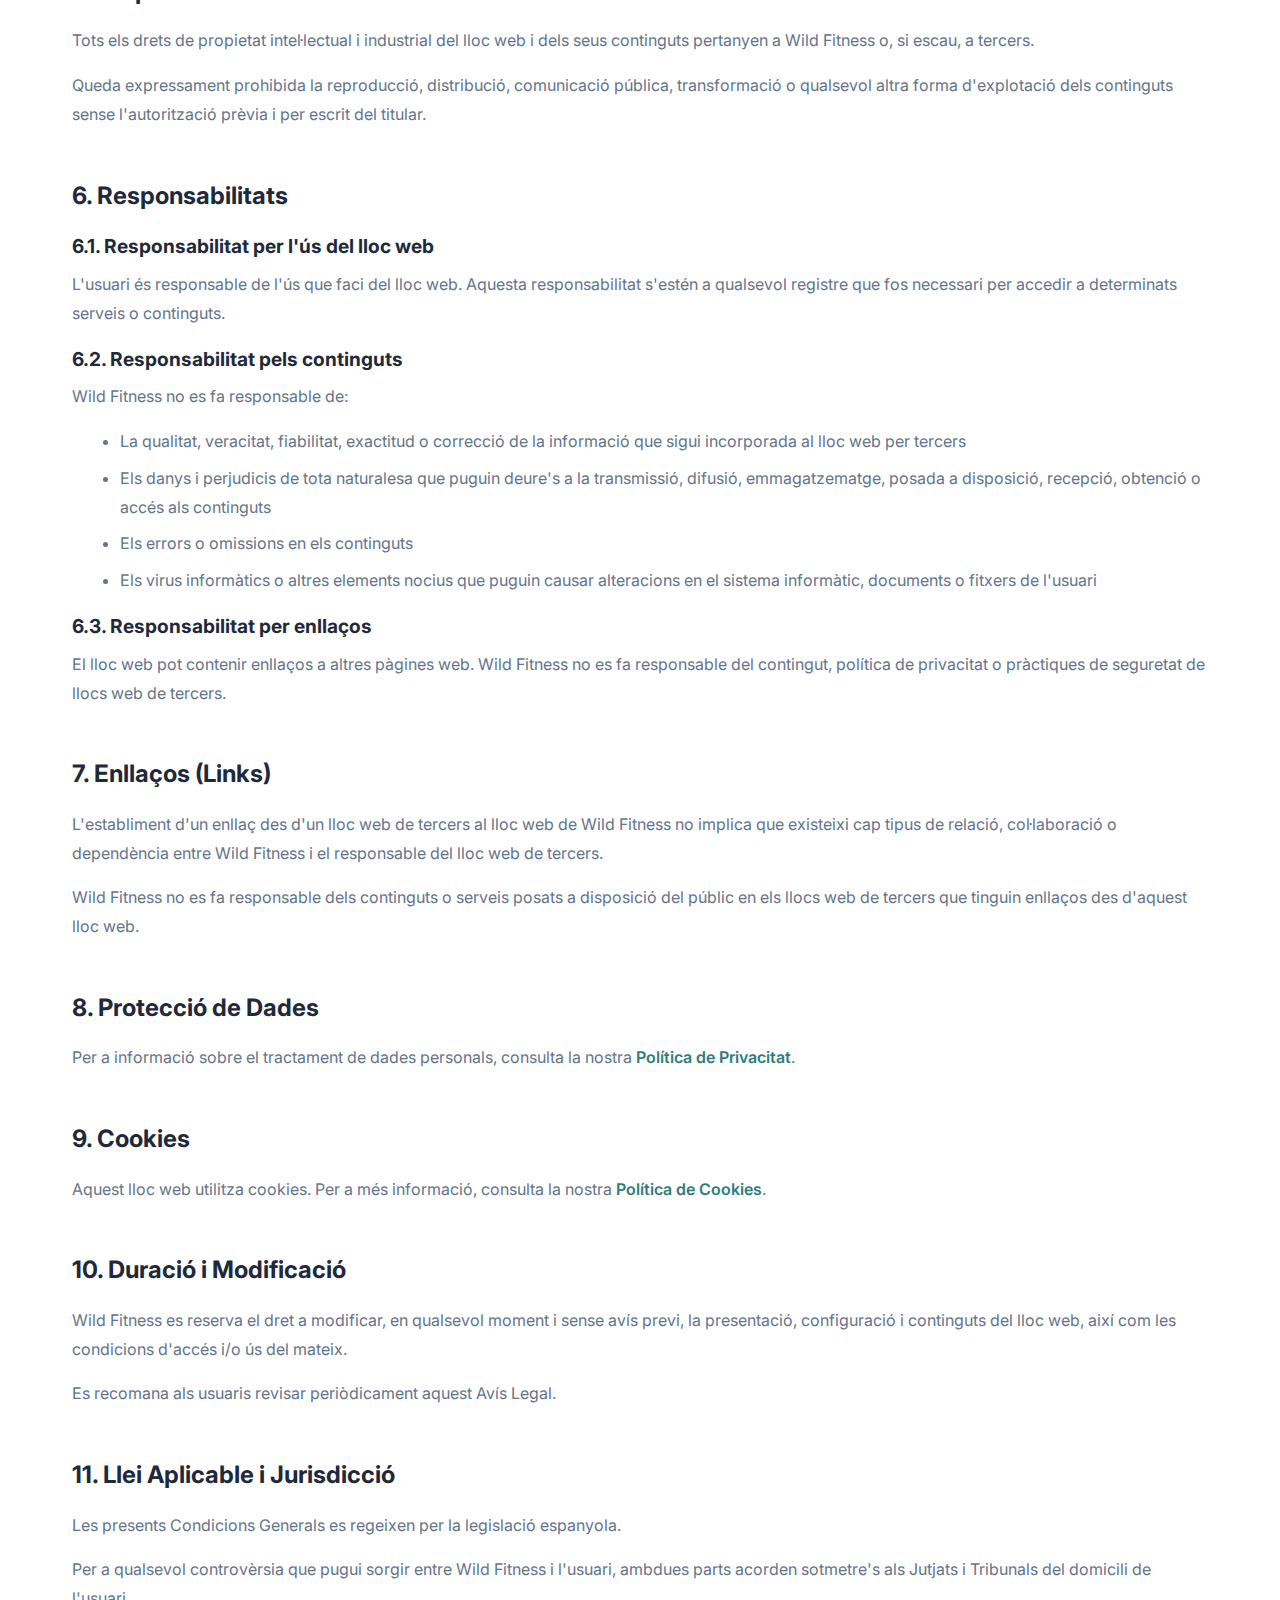
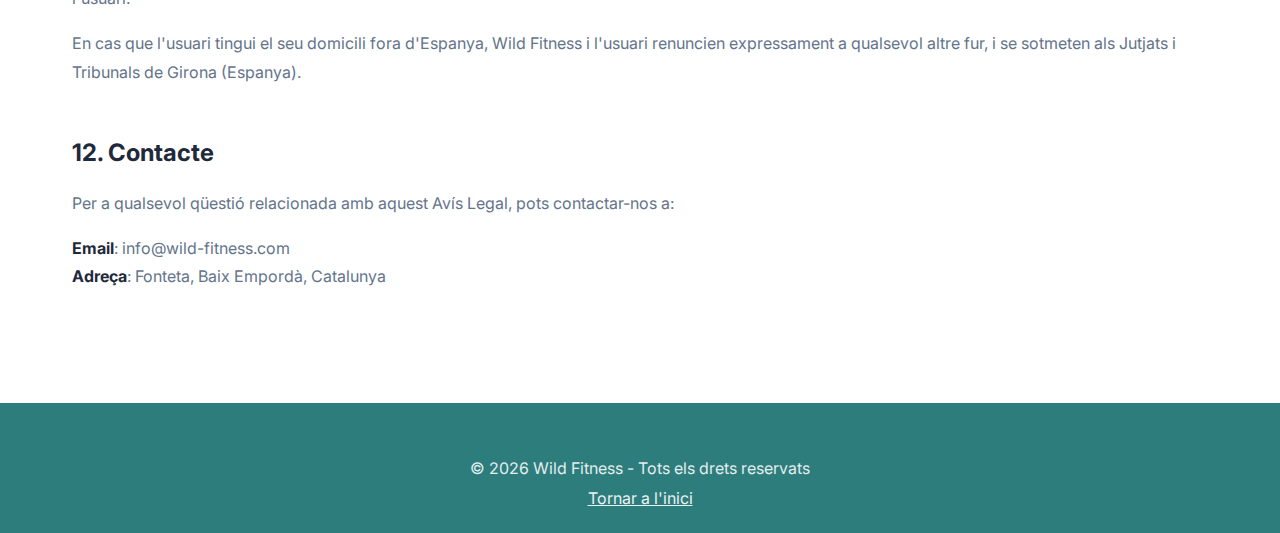
<file: avis-legal.html>
<!DOCTYPE html>
<html lang="ca">
<head>
    <meta charset="UTF-8">
    <meta name="viewport" content="width=device-width, initial-scale=1.0">
    <meta name="robots" content="noindex, follow">
    <title>Avís Legal - Wild Fitness</title>
    <link rel="stylesheet" href="styles.css">
    <link rel="preconnect" href="https://fonts.googleapis.com">
    <link rel="preconnect" href="https://fonts.gstatic.com" crossorigin>
    <link href="https://fonts.googleapis.com/css2?family=Inter:wght@300;400;500;600;700&display=swap" rel="stylesheet">
</head>
<body>
    <!-- Header -->
    <header class="header">
        <div class="container">
            <div class="header-content">
                <div class="logo">
                    <a href="/" aria-label="Wild Fitness - Inici">
                        <span class="logo-text">WILD FITNESS</span>
                    </a>
                </div>
            </div>
        </div>
    </header>

    <!-- Legal Content -->
    <main class="legal-page">
        <div class="container">
            <h1>Avís Legal</h1>
            <p class="last-updated">Última actualització: 19 de gener de 2026</p>

            <section>
                <h2>1. Dades Identificatives</h2>
                <p>En compliment de l'article 10 de la Llei 34/2002, d'11 de juliol, de Serveis de la Societat de la Informació i de Comerç Electrònic, s'informa que:</p>
                <ul>
                    <li><strong>Titular</strong>: Wild Fitness</li>
                    <li><strong>Activitat</strong>: Entrenament funcional i trail running</li>
                    <li><strong>Adreça</strong>: Fonteta, Baix Empordà, Catalunya</li>
                    <li><strong>Email</strong>: info@wild-fitness.com</li>
                    <li><strong>Web</strong>: https://wild-fitness.com</li>
                </ul>
            </section>

            <section>
                <h2>2. Objecte</h2>
                <p>Aquest Avís Legal regula l'ús i utilització del lloc web <strong>wild-fitness.com</strong>, del qual és titular Wild Fitness.</p>
                <p>La navegació pel lloc web atribueix la condició d'usuari i implica l'acceptació plena i sense reserves de totes les disposicions incloses en aquest Avís Legal.</p>
            </section>

            <section>
                <h2>3. Condicions d'Ús</h2>
                <p>L'usuari es compromet a utilitzar el lloc web i els seus continguts de manera diligent, correcta i lícita i, en particular, a:</p>
                <ul>
                    <li>No utilitzar el lloc web amb finalitats o efectes il·lícits, prohibits, lessius dels drets i interessos de tercers</li>
                    <li>No publicar o transmetre continguts difamatoris, obscens, amenaçadors, xenòfobs o que d'alguna manera contravinguin la llei</li>
                    <li>No danyar, inutilitzar, deteriorar o impedir l'accés al lloc web</li>
                    <li>No introduir o difondre virus informàtics o qualsevol altre sistema que pugui causar danys</li>
                    <li>No intentar accedir a àrees restringides dels sistemes informàtics de Wild Fitness o de tercers</li>
                </ul>
            </section>

            <section>
                <h2>4. Continguts</h2>
                <p>Tots els continguts del lloc web (textos, fotografies, gràfics, imatges, tecnologia, software, links, continguts, disseny gràfic, codi font, etc.) són propietat intel·lectual de Wild Fitness o de tercers, sense que puguin entendre's cedits a l'usuari cap dels drets d'explotació reconeguts per la normativa vigent en matèria de propietat intel·lectual.</p>
                
                <h3>4.1. Imatges</h3>
                <p>Les imatges utilitzades en aquest lloc web provenen de:</p>
                <ul>
                    <li>Unsplash.com (llicència gratuïta per a ús comercial amb atribució)</li>
                    <li>Material propi de Wild Fitness</li>
                </ul>
                
                <h3>4.2. Tipografies</h3>
                <p>S'utilitza la tipografia Inter de Google Fonts sota la llicència Open Font License.</p>
            </section>

            <section>
                <h2>5. Propietat Intel·lectual i Industrial</h2>
                <p>Tots els drets de propietat intel·lectual i industrial del lloc web i dels seus continguts pertanyen a Wild Fitness o, si escau, a tercers.</p>
                <p>Queda expressament prohibida la reproducció, distribució, comunicació pública, transformació o qualsevol altra forma d'explotació dels continguts sense l'autorització prèvia i per escrit del titular.</p>
            </section>

            <section>
                <h2>6. Responsabilitats</h2>
                
                <h3>6.1. Responsabilitat per l'ús del lloc web</h3>
                <p>L'usuari és responsable de l'ús que faci del lloc web. Aquesta responsabilitat s'estén a qualsevol registre que fos necessari per accedir a determinats serveis o continguts.</p>
                
                <h3>6.2. Responsabilitat pels continguts</h3>
                <p>Wild Fitness no es fa responsable de:</p>
                <ul>
                    <li>La qualitat, veracitat, fiabilitat, exactitud o correcció de la informació que sigui incorporada al lloc web per tercers</li>
                    <li>Els danys i perjudicis de tota naturalesa que puguin deure's a la transmissió, difusió, emmagatzematge, posada a disposició, recepció, obtenció o accés als continguts</li>
                    <li>Els errors o omissions en els continguts</li>
                    <li>Els virus informàtics o altres elements nocius que puguin causar alteracions en el sistema informàtic, documents o fitxers de l'usuari</li>
                </ul>
                
                <h3>6.3. Responsabilitat per enllaços</h3>
                <p>El lloc web pot contenir enllaços a altres pàgines web. Wild Fitness no es fa responsable del contingut, política de privacitat o pràctiques de seguretat de llocs web de tercers.</p>
            </section>

            <section>
                <h2>7. Enllaços (Links)</h2>
                <p>L'establiment d'un enllaç des d'un lloc web de tercers al lloc web de Wild Fitness no implica que existeixi cap tipus de relació, col·laboració o dependència entre Wild Fitness i el responsable del lloc web de tercers.</p>
                <p>Wild Fitness no es fa responsable dels continguts o serveis posats a disposició del públic en els llocs web de tercers que tinguin enllaços des d'aquest lloc web.</p>
            </section>

            <section>
                <h2>8. Protecció de Dades</h2>
                <p>Per a informació sobre el tractament de dades personals, consulta la nostra <a href="/politica-privacitat.html">Política de Privacitat</a>.</p>
            </section>

            <section>
                <h2>9. Cookies</h2>
                <p>Aquest lloc web utilitza cookies. Per a més informació, consulta la nostra <a href="/cookies.html">Política de Cookies</a>.</p>
            </section>

            <section>
                <h2>10. Duració i Modificació</h2>
                <p>Wild Fitness es reserva el dret a modificar, en qualsevol moment i sense avís previ, la presentació, configuració i continguts del lloc web, així com les condicions d'accés i/o ús del mateix.</p>
                <p>Es recomana als usuaris revisar periòdicament aquest Avís Legal.</p>
            </section>

            <section>
                <h2>11. Llei Aplicable i Jurisdicció</h2>
                <p>Les presents Condicions Generals es regeixen per la legislació espanyola.</p>
                <p>Per a qualsevol controvèrsia que pugui sorgir entre Wild Fitness i l'usuari, ambdues parts acorden sotmetre's als Jutjats i Tribunals del domicili de l'usuari.</p>
                <p>En cas que l'usuari tingui el seu domicili fora d'Espanya, Wild Fitness i l'usuari renuncien expressament a qualsevol altre fur, i se sotmeten als Jutjats i Tribunals de Girona (Espanya).</p>
            </section>

            <section>
                <h2>12. Contacte</h2>
                <p>Per a qualsevol qüestió relacionada amb aquest Avís Legal, pots contactar-nos a:</p>
                <p><strong>Email</strong>: info@wild-fitness.com<br>
                <strong>Adreça</strong>: Fonteta, Baix Empordà, Catalunya</p>
            </section>
        </div>
    </main>

    <!-- Footer -->
    <footer class="footer">
        <div class="container">
            <p>&copy; 2026 Wild Fitness - Tots els drets reservats</p>
            <p><a href="/" style="color: white;">Tornar a l'inici</a></p>
        </div>
    </footer>

    <style>
        .legal-page {
            padding: var(--spacing-xl) 0;
            min-height: 70vh;
            background: var(--bg-white);
        }

        .legal-page h1 {
            font-size: clamp(2rem, 5vw, 3rem);
            color: var(--primary-color);
            margin-bottom: var(--spacing-sm);
        }

        .last-updated {
            color: var(--text-secondary);
            font-size: 0.95rem;
            margin-bottom: var(--spacing-lg);
            font-style: italic;
        }

        .legal-page section {
            margin-bottom: var(--spacing-lg);
        }

        .legal-page h2 {
            font-size: 1.5rem;
            color: var(--text-primary);
            margin-bottom: var(--spacing-sm);
            margin-top: var(--spacing-md);
        }

        .legal-page h3 {
            font-size: 1.2rem;
            color: var(--text-primary);
            margin-bottom: var(--spacing-xs);
            margin-top: var(--spacing-sm);
        }

        .legal-page p {
            color: var(--text-secondary);
            line-height: 1.8;
            margin-bottom: var(--spacing-sm);
        }

        .legal-page ul {
            margin: var(--spacing-sm) 0;
            padding-left: var(--spacing-lg);
        }

        .legal-page li {
            color: var(--text-secondary);
            line-height: 1.8;
            margin-bottom: 0.5rem;
        }

        .legal-page a {
            color: var(--primary-color);
            text-decoration: none;
            font-weight: 600;
        }

        .legal-page a:hover {
            color: var(--secondary-color);
            text-decoration: underline;
        }

        .legal-page strong {
            color: var(--text-primary);
        }
    </style>
</body>
</html>
</file>
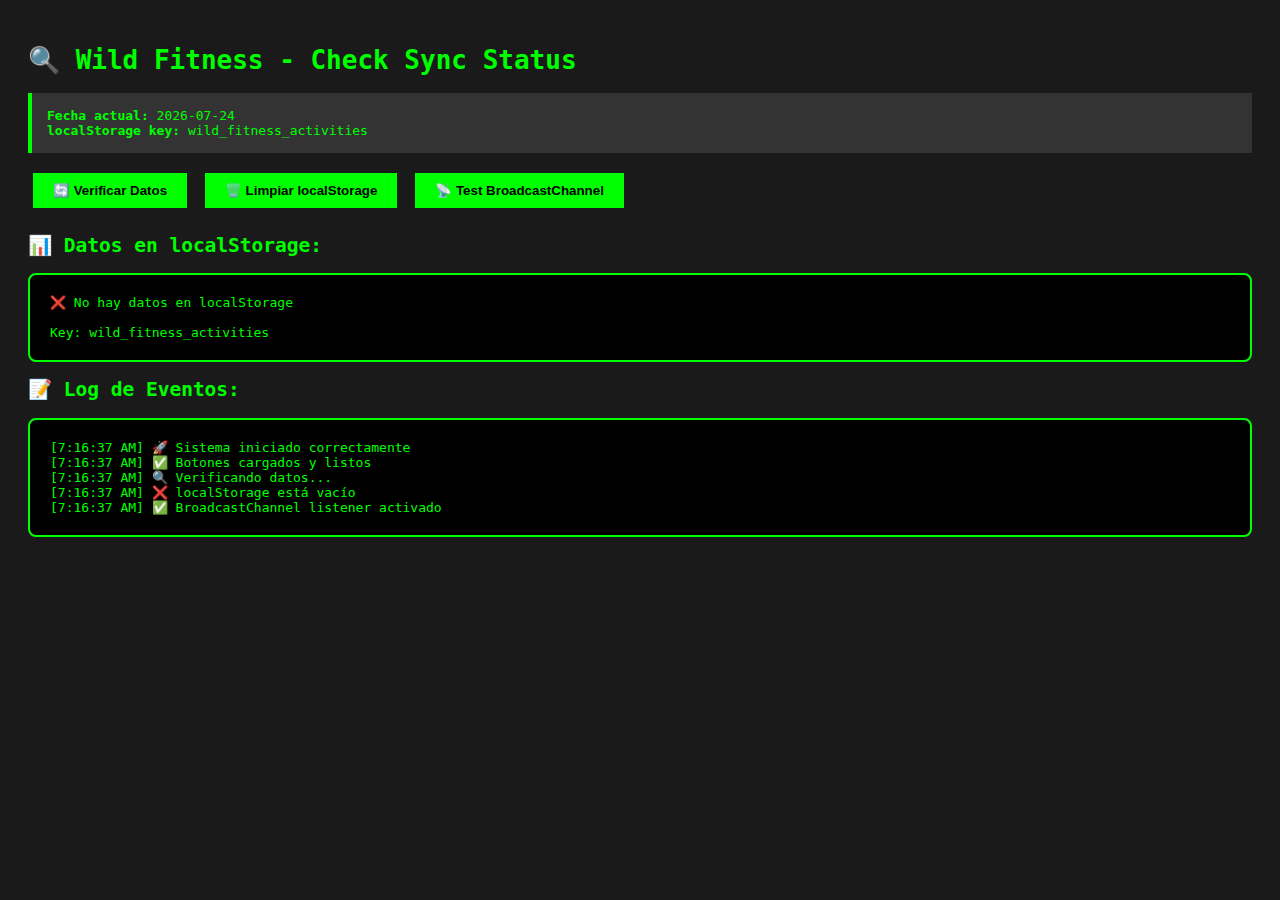
<file: check_sync.html>
<!DOCTYPE html>
<html>
<head>
    <title>Check Sync - Wild Fitness</title>
    <style>
        body {
            font-family: monospace;
            padding: 20px;
            background: #1a1a1a;
            color: #0f0;
        }
        pre {
            background: #000;
            padding: 20px;
            border: 2px solid #0f0;
            border-radius: 8px;
            overflow-x: auto;
        }
        button {
            background: #0f0;
            color: #000;
            border: none;
            padding: 10px 20px;
            margin: 10px 5px;
            cursor: pointer;
            font-weight: bold;
        }
        .info {
            background: #333;
            padding: 15px;
            margin: 10px 0;
            border-left: 4px solid #0f0;
        }
    </style>
</head>
<body>
    <h1>🔍 Wild Fitness - Check Sync Status</h1>
    
    <div class="info">
        <strong>Fecha actual:</strong> <span id="currentDate"></span><br>
        <strong>localStorage key:</strong> wild_fitness_activities
    </div>
    
    <button onclick="checkData()">🔄 Verificar Datos</button>
    <button onclick="clearData()">🗑️ Limpiar localStorage</button>
    <button onclick="testBroadcast()">📡 Test BroadcastChannel</button>
    
    <h2>📊 Datos en localStorage:</h2>
    <pre id="output"></pre>
    
    <h2>📝 Log de Eventos:</h2>
    <pre id="log"></pre>

    <script>
        // VARIABLES GLOBALES
        const STORAGE_KEY = 'wild_fitness_activities';
        let logEl, outputEl, dateEl;
        
        // INICIALIZACIÓN
        window.addEventListener('DOMContentLoaded', function() {
            console.log('🚀 Página cargada');
            
            // Obtener elementos del DOM
            logEl = document.getElementById('log');
            outputEl = document.getElementById('output');
            dateEl = document.getElementById('currentDate');
            
            // Mostrar fecha actual
            if (dateEl) {
                dateEl.textContent = new Date().toISOString().split('T')[0];
            }
            
            // Log inicial
            log('🚀 Sistema iniciado correctamente');
            log('✅ Botones cargados y listos');
            
            // Auto-check
            checkData();
            
            // Listen for storage changes
            window.addEventListener('storage', (e) => {
                if (e.key === STORAGE_KEY) {
                    log('🔄 Storage event detectado');
                    checkData();
                }
            });
            
            // Listen for broadcast messages
            try {
                const channel = new BroadcastChannel('wild_fitness_sync');
                channel.onmessage = (e) => {
                    log('📡 Broadcast recibido: ' + JSON.stringify(e.data));
                    if (e.data.type === 'activities_updated') {
                        checkData();
                    }
                };
                log('✅ BroadcastChannel listener activado');
            } catch (e) {
                log('⚠️ BroadcastChannel no disponible: ' + e.message);
            }
        });
        
        // FUNCIONES
        function log(message) {
            const timestamp = new Date().toLocaleTimeString();
            const fullMessage = `[${timestamp}] ${message}`;
            
            console.log(fullMessage);
            
            if (logEl) {
                logEl.textContent += fullMessage + '\n';
                logEl.scrollTop = logEl.scrollHeight;
            }
        }
        
        function checkData() {
            log('🔍 Verificando datos...');
            
            if (!outputEl) {
                console.error('❌ Elemento output no encontrado');
                return;
            }
            
            try {
                const stored = localStorage.getItem(STORAGE_KEY);
                
                if (!stored || stored === 'null' || stored === 'undefined') {
                    outputEl.textContent = '❌ No hay datos en localStorage\n\nKey: ' + STORAGE_KEY;
                    log('❌ localStorage está vacío');
                    return;
                }
                
                const activities = JSON.parse(stored);
                
                if (!Array.isArray(activities)) {
                    outputEl.textContent = '❌ Los datos no son un array válido';
                    log('❌ Datos inválidos en localStorage');
                    return;
                }
                
                outputEl.textContent = JSON.stringify(activities, null, 2);
                log(`✅ ${activities.length} actividades encontradas`);
                
                // Check dates
                const today = new Date().toISOString().split('T')[0];
                const future = activities.filter(a => a.date >= today);
                log(`📅 Hoy: ${today}`);
                log(`📅 Actividades futuras: ${future.length}/${activities.length}`);
                
                activities.forEach((a, index) => {
                    const isFuture = a.date >= today;
                    log(`  ${index + 1}. ${a.title || 'Sin título'}: ${a.date} ${isFuture ? '✅ FUTURA' : '❌ PASADA'}`);
                });
                
            } catch (e) {
                outputEl.textContent = '❌ Error parseando JSON:\n\n' + e.message + '\n\nDatos raw:\n' + stored;
                log('❌ Error: ' + e.message);
                console.error('Error completo:', e);
            }
        }
        
        function clearData() {
            log('🗑️ Solicitud de limpieza');
            
            if (confirm('¿Seguro que quieres limpiar TODOS los datos?\n\nEsta acción NO se puede deshacer.')) {
                try {
                    localStorage.removeItem(STORAGE_KEY);
                    outputEl.textContent = '🗑️ Datos eliminados correctamente';
                    log('✅ localStorage limpiado');
                } catch (e) {
                    log('❌ Error al limpiar: ' + e.message);
                }
            } else {
                log('❌ Limpieza cancelada por el usuario');
            }
        }
        
        function testBroadcast() {
            log('📡 Iniciando test de BroadcastChannel...');
            
            try {
                const channel = new BroadcastChannel('wild_fitness_sync');
                
                channel.onmessage = (e) => {
                    log('✅ Mensaje recibido: ' + JSON.stringify(e.data));
                };
                
                const testMessage = {
                    type: 'test',
                    message: 'Test message from check_sync.html',
                    timestamp: Date.now()
                };
                
                channel.postMessage(testMessage);
                log('📡 Test enviado: ' + JSON.stringify(testMessage));
                
                setTimeout(() => {
                    channel.close();
                    log('📡 Canal cerrado');
                }, 2000);
                
            } catch (e) {
                log('❌ BroadcastChannel error: ' + e.message);
                console.error('BroadcastChannel error:', e);
            }
        }
    </script>
</body>
</html>
</file>
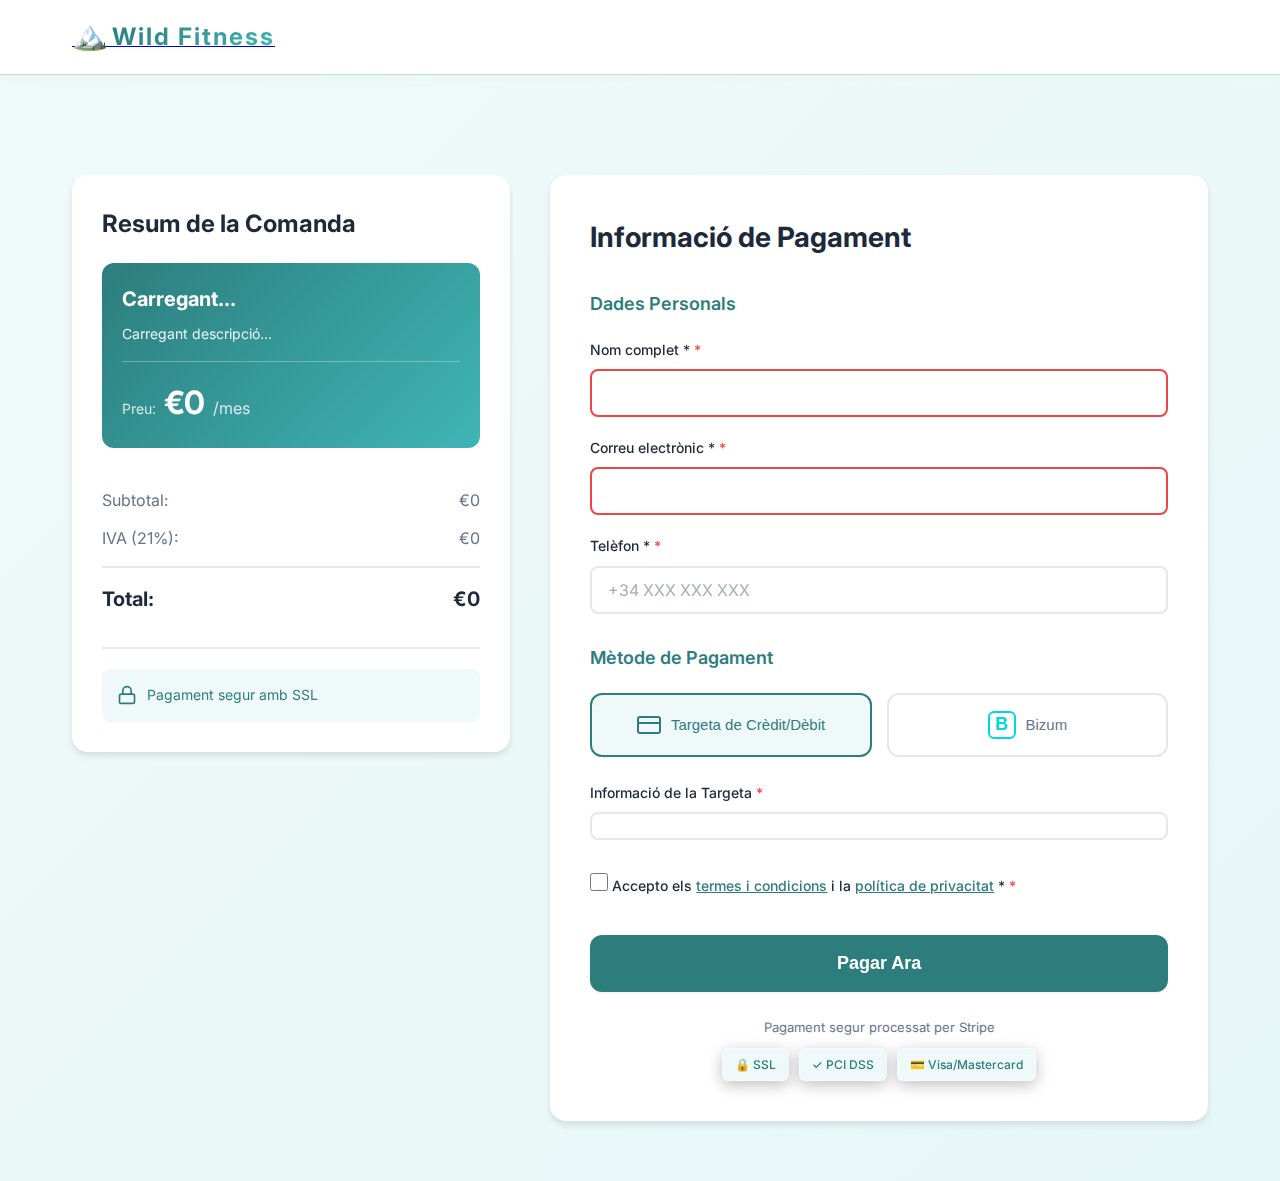
<file: checkout.html>
<!DOCTYPE html>
<html lang="ca">
<head>
    <meta charset="UTF-8">
    <meta name="viewport" content="width=device-width, initial-scale=1.0">
    <title>Checkout - Wild Fitness</title>
    <link rel="stylesheet" href="styles.css">
    <link rel="stylesheet" href="checkout.css">
    <link rel="preconnect" href="https://fonts.googleapis.com">
    <link rel="preconnect" href="https://fonts.gstatic.com" crossorigin>
    <link href="https://fonts.googleapis.com/css2?family=Inter:wght@300;400;500;600;700&display=swap" rel="stylesheet">
    <script src="https://js.stripe.com/v3/"></script>
</head>
<body>
    <!-- Header -->
    <header class="header" id="mainHeader">
        <div class="container">
            <nav class="nav">
                <a href="index.html" class="logo">
                    <span class="logo-icon">🏔️</span>
                    <span class="logo-text">Wild Fitness</span>
                </a>
            </nav>
        </div>
    </header>

    <!-- Checkout Section -->
    <section class="checkout-section">
        <div class="container">
            <div class="checkout-container">
                <!-- Resumen del pedido -->
                <div class="order-summary">
                    <h2>Resum de la Comanda</h2>
                    
                    <div class="selected-program" id="selectedProgram">
                        <div class="program-info">
                            <h3 id="programName">Carregant...</h3>
                            <p id="programDescription">Carregant descripció...</p>
                        </div>
                        <div class="program-price">
                            <span class="price-label">Preu:</span>
                            <span class="price-amount" id="programPrice">€0</span>
                            <span class="price-period" id="programPeriod">/mes</span>
                        </div>
                    </div>

                    <div class="order-total">
                        <div class="total-row">
                            <span>Subtotal:</span>
                            <span id="subtotal">€0</span>
                        </div>
                        <div class="total-row">
                            <span>IVA (21%):</span>
                            <span id="iva">€0</span>
                        </div>
                        <div class="total-row total">
                            <span>Total:</span>
                            <span id="total">€0</span>
                        </div>
                    </div>

                    <div class="secure-payment">
                        <svg width="20" height="20" viewBox="0 0 24 24" fill="none" stroke="currentColor" stroke-width="2">
                            <rect x="3" y="11" width="18" height="11" rx="2" ry="2"></rect>
                            <path d="M7 11V7a5 5 0 0 1 10 0v4"></path>
                        </svg>
                        <span>Pagament segur amb SSL</span>
                    </div>
                </div>

                <!-- Formulario de pago -->
                <div class="payment-form">
                    <h2>Informació de Pagament</h2>

                    <form id="payment-form">
                        <!-- Información del cliente -->
                        <div class="form-section">
                            <h3>Dades Personals</h3>
                            
                            <div class="form-group">
                                <label for="customerName">Nom complet *</label>
                                <input type="text" id="customerName" name="customerName" required>
                            </div>

                            <div class="form-group">
                                <label for="customerEmail">Correu electrònic *</label>
                                <input type="email" id="customerEmail" name="customerEmail" required>
                            </div>

                            <div class="form-group">
                                <label for="customerPhone">Telèfon *</label>
                                <input type="tel" id="customerPhone" name="customerPhone" required placeholder="+34 XXX XXX XXX">
                            </div>
                        </div>

                        <!-- Método de pago -->
                        <div class="form-section">
                            <h3>Mètode de Pagament</h3>
                            
                            <div class="payment-methods">
                                <button type="button" class="payment-method-btn active" data-method="card">
                                    <svg width="24" height="24" viewBox="0 0 24 24" fill="none" stroke="currentColor" stroke-width="2">
                                        <rect x="1" y="4" width="22" height="16" rx="2" ry="2"></rect>
                                        <line x1="1" y1="10" x2="23" y2="10"></line>
                                    </svg>
                                    <span>Targeta de Crèdit/Dèbit</span>
                                </button>
                                
                                <button type="button" class="payment-method-btn" data-method="bizum">
                                    <div class="bizum-icon">
                                        <span style="color: #00D9E1; font-weight: 700;">B</span>
                                    </div>
                                    <span>Bizum</span>
                                </button>
                            </div>

                            <!-- Elemento de Stripe para tarjeta -->
                            <div id="card-payment" class="payment-element-container">
                                <div class="form-group">
                                    <label>Informació de la Targeta</label>
                                    <div id="card-element">
                                        <!-- Stripe Card Element se insertará aquí -->
                                    </div>
                                    <div id="card-errors" role="alert"></div>
                                </div>
                            </div>

                            <!-- Bizum Payment Element -->
                            <div id="bizum-payment" class="payment-element-container" style="display: none;">
                                <div class="bizum-info">
                                    <div class="info-icon">ℹ️</div>
                                    <div>
                                        <p><strong>Com funciona Bizum:</strong></p>
                                        <ol>
                                            <li>Introdueix el teu número de telèfon Bizum</li>
                                            <li>Rebràs una notificació a la teva app bancària</li>
                                            <li>Confirma el pagament des del teu mòbil</li>
                                        </ol>
                                    </div>
                                </div>
                                <div class="form-group">
                                    <label for="bizum-phone">Telèfon Bizum</label>
                                    <input type="tel" id="bizum-phone" name="bizumPhone" placeholder="+34 XXX XXX XXX">
                                    <small>El mateix número que tens donat d'alta a Bizum al teu banc</small>
                                </div>
                            </div>
                        </div>

                        <!-- Términos y condiciones -->
                        <div class="form-section">
                            <div class="form-group checkbox-group">
                                <label class="checkbox-label">
                                    <input type="checkbox" id="acceptTerms" required>
                                    <span>Accepto els <a href="avis-legal.html" target="_blank">termes i condicions</a> i la <a href="politica-privacitat.html" target="_blank">política de privacitat</a> *</span>
                                </label>
                            </div>
                        </div>

                        <!-- Botón de pago -->
                        <button type="submit" class="btn btn-primary btn-pay" id="submit-payment">
                            <span class="btn-text">Pagar Ara</span>
                            <span class="btn-loader" style="display: none;">
                                <svg class="spinner" width="20" height="20" viewBox="0 0 50 50">
                                    <circle class="path" cx="25" cy="25" r="20" fill="none" stroke-width="5"></circle>
                                </svg>
                                Processant...
                            </span>
                        </button>

                        <div class="payment-footer">
                            <p>Pagament segur processat per Stripe</p>
                            <div class="payment-badges">
                                <span class="badge">🔒 SSL</span>
                                <span class="badge">✓ PCI DSS</span>
                                <span class="badge">💳 Visa/Mastercard</span>
                            </div>
                        </div>
                    </form>
                </div>
            </div>
        </div>
    </section>

    <!-- Modal de éxito -->
    <div id="success-modal" class="modal" style="display: none;">
        <div class="modal-content success">
            <div class="modal-icon">✓</div>
            <h2>Pagament Completat!</h2>
            <p>Gràcies per la teva compra. Rebràs un correu de confirmació en breu.</p>
            <p class="payment-id">ID de pagament: <span id="payment-id"></span></p>
            <button class="btn btn-primary" onclick="window.location.href='index.html'">Tornar a l'Inici</button>
        </div>
    </div>

    <!-- Modal de error -->
    <div id="error-modal" class="modal" style="display: none;">
        <div class="modal-content error">
            <div class="modal-icon">✕</div>
            <h2>Error en el Pagament</h2>
            <p id="error-message">Hi ha hagut un error processant el teu pagament. Si us plau, torna-ho a intentar.</p>
            <button class="btn btn-primary" onclick="closeErrorModal()">Tancar</button>
        </div>
    </div>

    <script src="checkout.js"></script>
</body>
</html>
</file>
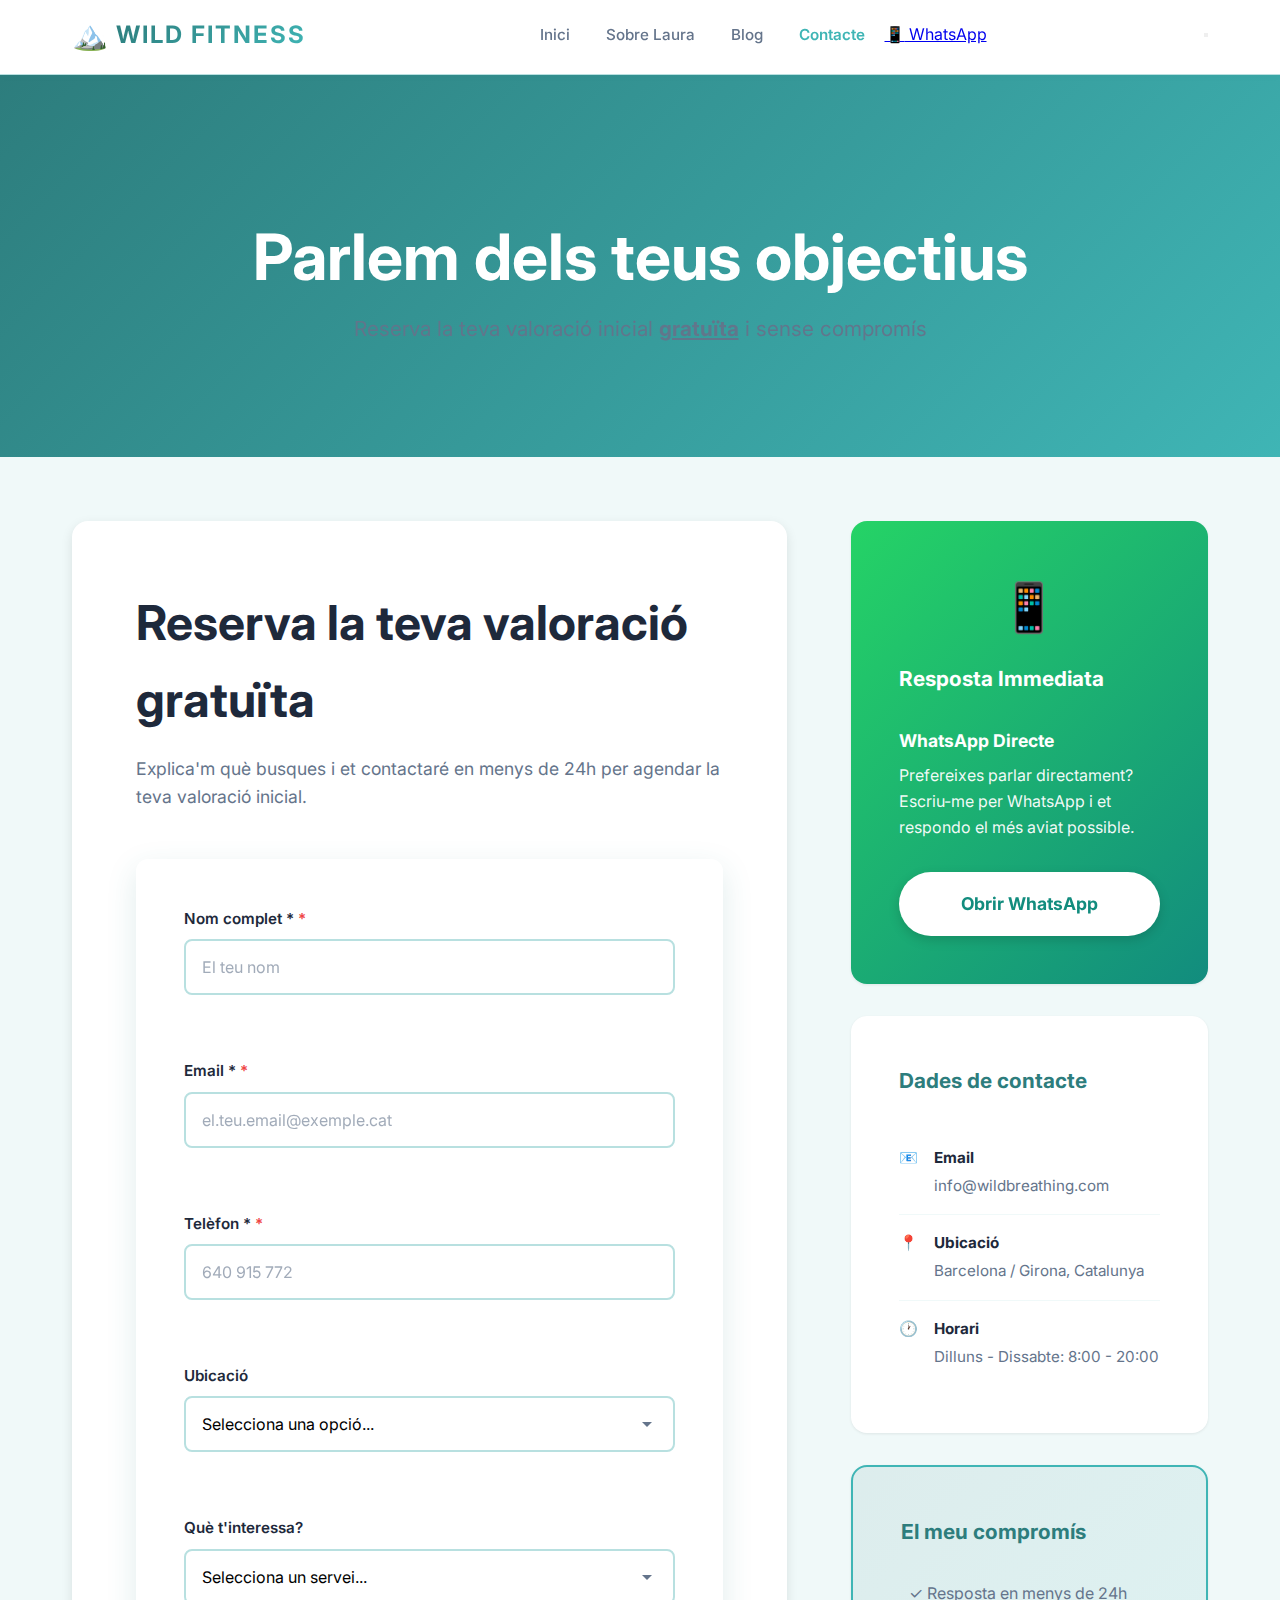
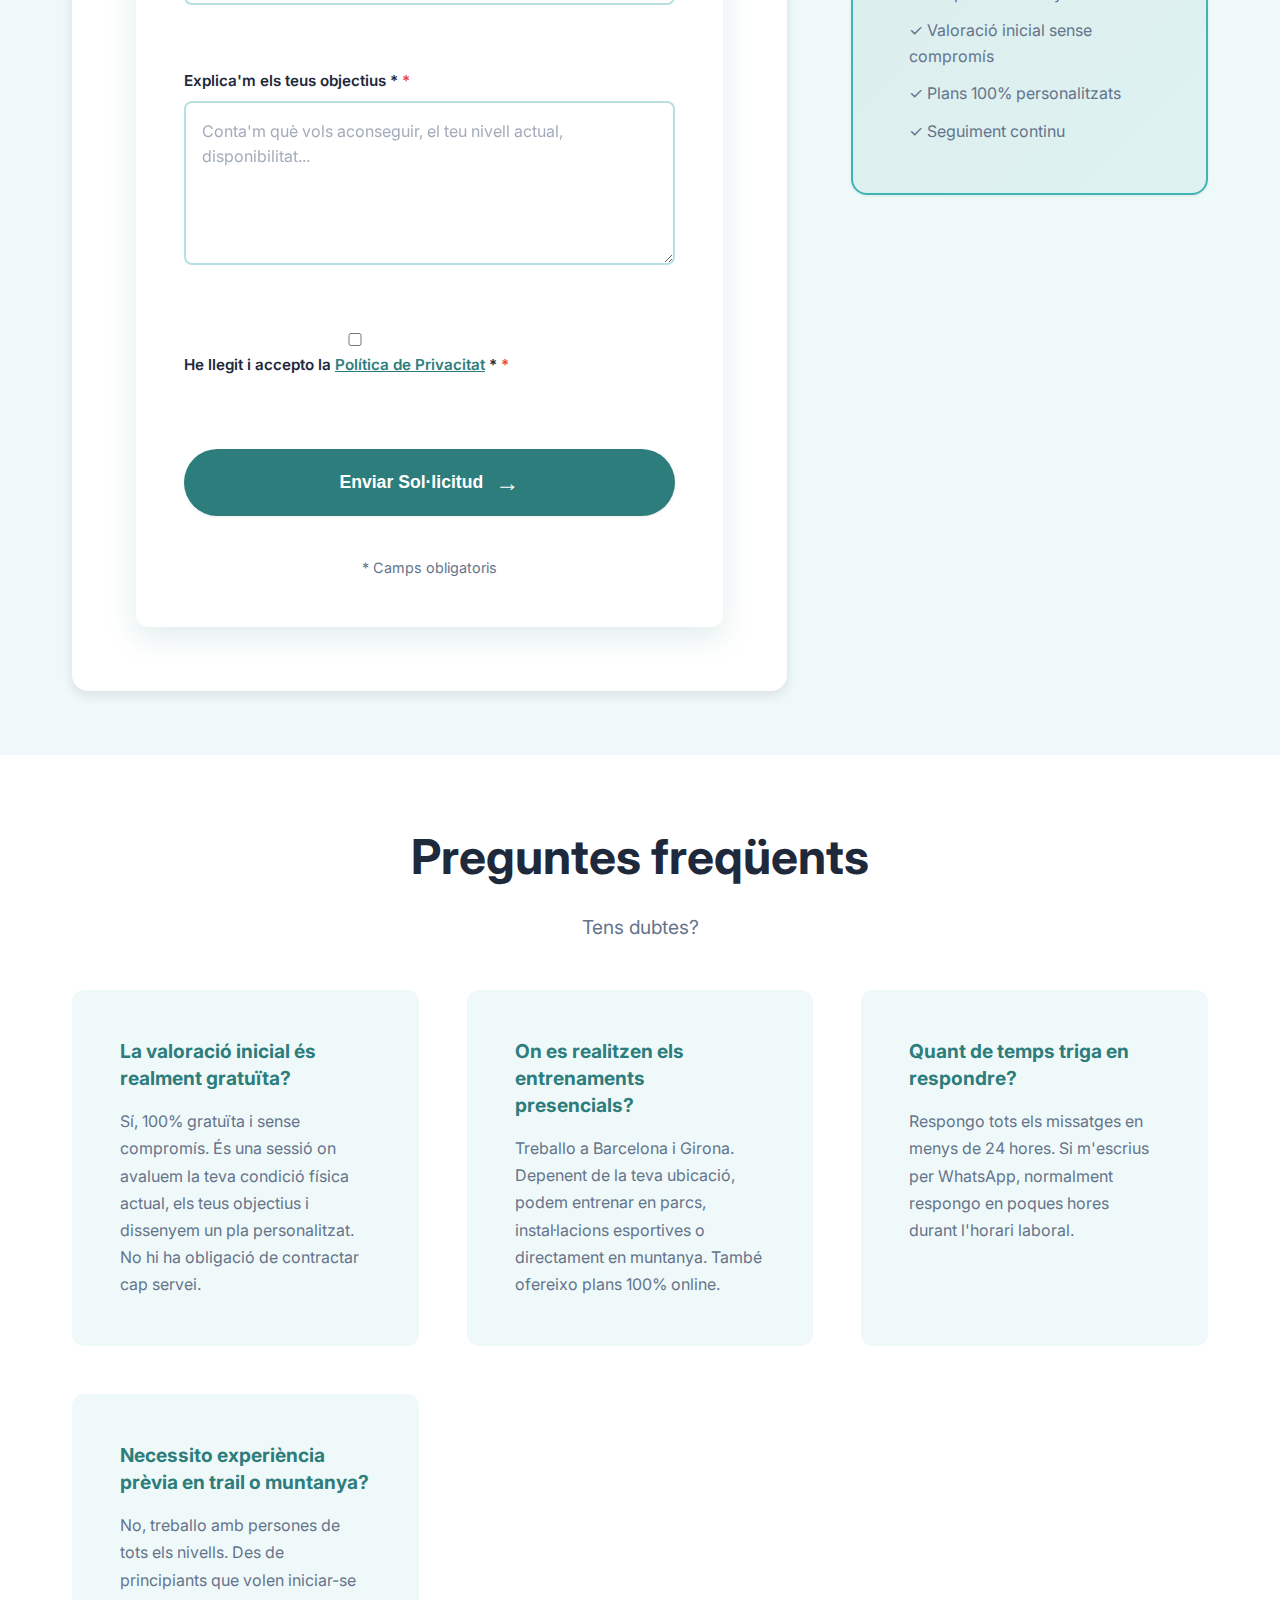
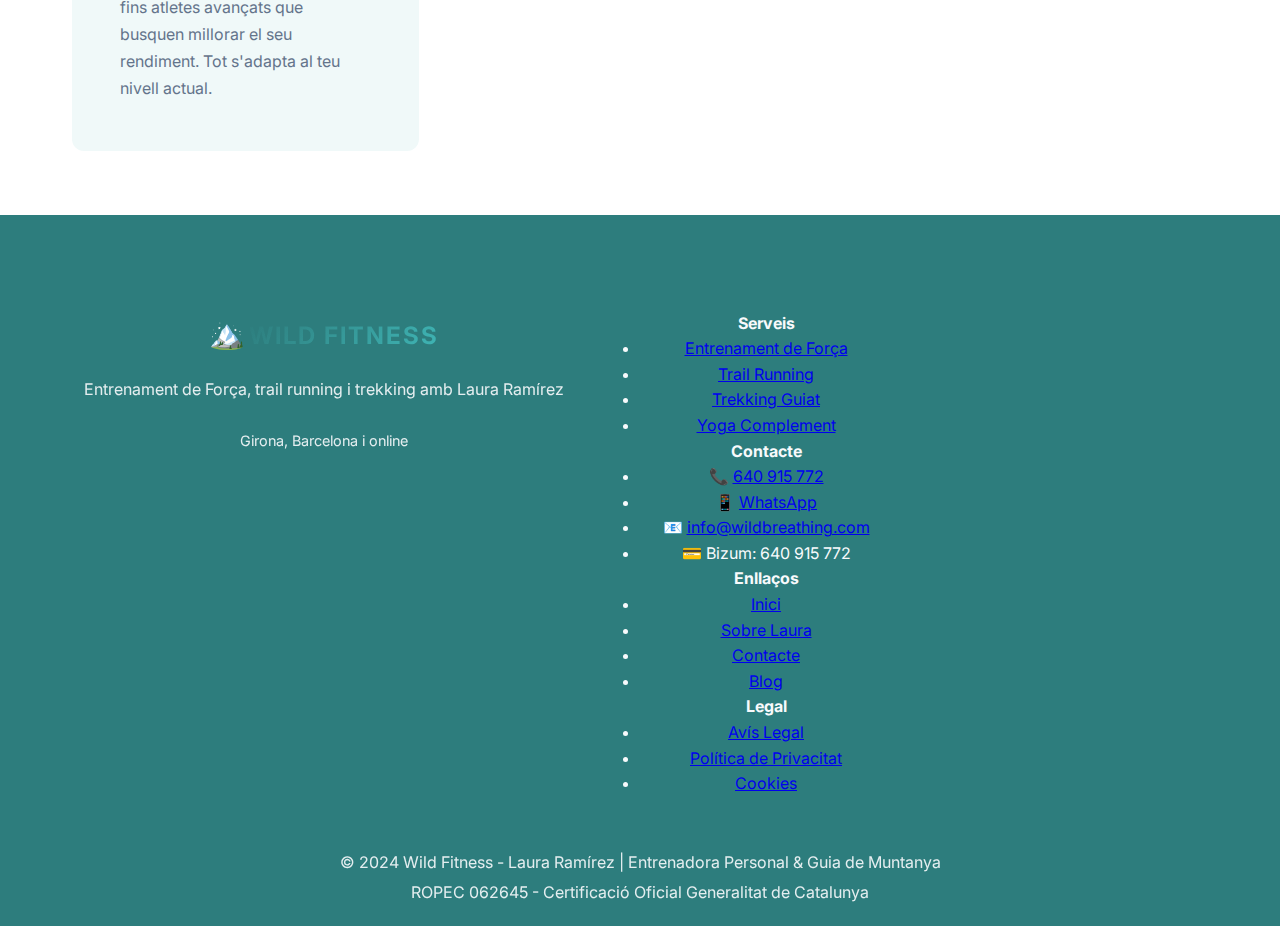
<file: contacte.html>
<!DOCTYPE html>
<html lang="ca">
<head>
    <meta charset="UTF-8">
    <meta name="viewport" content="width=device-width, initial-scale=1.0">
    
    <!-- SEO Meta Tags -->
    <meta name="description" content="Contacta amb Laura Ramírez - Reserva la teva valoració inicial gratuïta. Entrenament personalitzat de trail running i força funcional a Catalunya.">
    <meta name="keywords" content="contacte Laura Ramírez, valoració gratuïta trail running, entrenador personal Catalunya, reserva sessió entrenament">
    <meta name="author" content="Laura Ramírez - Wild Fitness">
    <meta name="robots" content="index, follow">
    <meta name="theme-color" content="#2d7d7d">
    
    <!-- Open Graph Meta Tags -->
    <meta property="og:title" content="Contacte - Wild Fitness | Laura Ramírez">
    <meta property="og:description" content="Reserva la teva valoració inicial gratuïta. Entrenament personalitzat de trail running i força funcional.">
    <meta property="og:url" content="https://wildbreathing.com/contacte.html">
    <meta property="og:image" content="https://wildbreathing.com/og-image.jpg">
    
    <title>Contacte - Reserva la teva Valoració Gratuïta | Wild Fitness</title>
    
    <!-- Canonical URL -->
    <link rel="canonical" href="https://wildbreathing.com/contacte.html">
    
    <!-- Favicon -->
    <link rel="icon" type="image/svg+xml" href="/favicon.svg">
    
    <!-- Styles -->
    <link rel="stylesheet" href="styles.css">
    
    <!-- Fonts -->
    <link rel="preconnect" href="https://fonts.googleapis.com">
    <link rel="preconnect" href="https://fonts.gstatic.com" crossorigin>
    <link href="https://fonts.googleapis.com/css2?family=Inter:wght@300;400;500;600;700&display=swap" rel="stylesheet">
</head>
<body>
    <!-- Header with Navigation -->
    <header class="header" id="mainHeader">
        <div class="container">
            <div class="header-content">
                <div class="logo">
                    <a href="/" aria-label="Wild Fitness - Inici">
                        <span class="logo-icon">🏔️</span>
                        <span class="logo-text">WILD FITNESS</span>
                    </a>
                </div>
                <nav class="nav" id="mainNav">
                    <a href="/" class="nav-link">Inici</a>
                    <a href="/#sobre-mi" class="nav-link">Sobre Laura</a>
                    <a href="/blog.html" class="nav-link">Blog</a>
                    <a href="/contacte.html" class="nav-link active">Contacte</a>
                    <a href="https://wa.me/34640915772" class="btn-cta" target="_blank">
                        <span>📱</span> WhatsApp
                    </a>
                </nav>
                <button class="menu-toggle" id="menuToggle" aria-label="Menu">
                    <span></span>
                    <span></span>
                    <span></span>
                </button>
            </div>
        </div>
    </header>

    <!-- Hero Section -->
    <section class="contact-hero">
        <div class="container">
            <div class="contact-hero-content">
                <h1 class="contact-title">Parlem dels teus objectius</h1>
                <p class="contact-subtitle">Reserva la teva valoració inicial <strong>gratuïta</strong> i sense compromís</p>
            </div>
        </div>
    </section>

    <!-- Main Contact Section -->
    <section class="contact-main">
        <div class="container">
            <div class="contact-grid">
                <!-- Contact Form -->
                <div class="contact-form-wrapper">
                    <h2 class="section-title">Reserva la teva valoració gratuïta</h2>
                    <p class="form-intro">Explica'm què busques i et contactaré en menys de 24h per agendar la teva valoració inicial.</p>
                    
                    <form class="contact-form" id="contactForm" action="https://formspree.io/f/YOUR_FORM_ID" method="POST">
                        <div class="form-group">
                            <label for="name">Nom complet *</label>
                            <input type="text" id="name" name="name" required placeholder="El teu nom">
                        </div>

                        <div class="form-group">
                            <label for="email">Email *</label>
                            <input type="email" id="email" name="email" required placeholder="el.teu.email@exemple.cat">
                        </div>

                        <div class="form-group">
                            <label for="phone">Telèfon *</label>
                            <input type="tel" id="phone" name="phone" required placeholder="640 915 772">
                        </div>

                        <div class="form-group">
                            <label for="location">Ubicació</label>
                            <select id="location" name="location">
                                <option value="">Selecciona una opció...</option>
                                <option value="barcelona">Barcelona</option>
                                <option value="girona">Girona</option>
                                <option value="online">Online</option>
                                <option value="altre">Altra ubicació</option>
                            </select>
                        </div>

                        <div class="form-group">
                            <label for="service">Què t'interessa?</label>
                            <select id="service" name="service">
                                <option value="">Selecciona un servei...</option>
                                <option value="trail">Trail Running</option>
                                <option value="forca">Entrenament de Força</option>
                                <option value="trekking">Trekking Guiat</option>
                                <option value="online">Entrenament Online</option>
                                <option value="mixte">Entrenament Mixt</option>
                            </select>
                        </div>

                        <div class="form-group">
                            <label for="message">Explica'm els teus objectius *</label>
                            <textarea id="message" name="message" rows="5" required placeholder="Conta'm què vols aconseguir, el teu nivell actual, disponibilitat..."></textarea>
                        </div>

                        <div class="form-group checkbox-group">
                            <label class="checkbox-label">
                                <input type="checkbox" name="privacy" required>
                                <span>He llegit i accepto la <a href="/politica-privacitat.html" target="_blank">Política de Privacitat</a> *</span>
                            </label>
                        </div>

                        <button type="submit" class="btn-submit">
                            <span>Enviar Sol·licitud</span>
                            <span class="btn-icon">→</span>
                        </button>

                        <p class="form-note">* Camps obligatoris</p>
                    </form>
                </div>

                <!-- Contact Info Sidebar -->
                <div class="contact-sidebar">
                    <!-- WhatsApp Direct -->
                    <div class="contact-card whatsapp-card">
                        <div class="card-icon">📱</div>
                        <h3>Resposta Immediata</h3>
                        <h4>WhatsApp Directe</h4>
                        <p>Prefereixes parlar directament? Escriu-me per WhatsApp i et respondo el més aviat possible.</p>
                        <a href="https://wa.me/34640915772" class="btn-whatsapp" target="_blank">
                            Obrir WhatsApp
                        </a>
                    </div>

                    <!-- Contact Details -->
                    <div class="contact-card">
                        <h3>Dades de contacte</h3>
                        <div class="contact-detail">
                            <span class="detail-icon">📧</span>
                            <div>
                                <strong>Email</strong>
                                <a href="mailto:info@wildbreathing.com">info@wildbreathing.com</a>
                            </div>
                        </div>
                        <div class="contact-detail">
                            <span class="detail-icon">📍</span>
                            <div>
                                <strong>Ubicació</strong>
                                <span>Barcelona / Girona, Catalunya</span>
                            </div>
                        </div>
                        <div class="contact-detail">
                            <span class="detail-icon">🕐</span>
                            <div>
                                <strong>Horari</strong>
                                <span>Dilluns - Dissabte: 8:00 - 20:00</span>
                            </div>
                        </div>
                    </div>

                    <!-- Commitment Card -->
                    <div class="contact-card commitment-card">
                        <h3>El meu compromís</h3>
                        <ul class="commitment-list">
                            <li>✓ Resposta en menys de 24h</li>
                            <li>✓ Valoració inicial sense compromís</li>
                            <li>✓ Plans 100% personalitzats</li>
                            <li>✓ Seguiment continu</li>
                        </ul>
                    </div>
                </div>
            </div>
        </div>
    </section>

    <!-- FAQ Section -->
    <section class="faq-section">
        <div class="container">
            <h2 class="section-title centered">Preguntes freqüents</h2>
            <p class="section-subtitle centered">Tens dubtes?</p>
            
            <div class="faq-grid">
                <div class="faq-item">
                    <h3 class="faq-question">La valoració inicial és realment gratuïta?</h3>
                    <p class="faq-answer">Sí, 100% gratuïta i sense compromís. És una sessió on avaluem la teva condició física actual, els teus objectius i dissenyem un pla personalitzat. No hi ha obligació de contractar cap servei.</p>
                </div>

                <div class="faq-item">
                    <h3 class="faq-question">On es realitzen els entrenaments presencials?</h3>
                    <p class="faq-answer">Treballo a Barcelona i Girona. Depenent de la teva ubicació, podem entrenar en parcs, instal·lacions esportives o directament en muntanya. També ofereixo plans 100% online.</p>
                </div>

                <div class="faq-item">
                    <h3 class="faq-question">Quant de temps triga en respondre?</h3>
                    <p class="faq-answer">Respongo tots els missatges en menys de 24 hores. Si m'escrius per WhatsApp, normalment respongo en poques hores durant l'horari laboral.</p>
                </div>

                <div class="faq-item">
                    <h3 class="faq-question">Necessito experiència prèvia en trail o muntanya?</h3>
                    <p class="faq-answer">No, treballo amb persones de tots els nivells. Des de principiants que volen iniciar-se fins atletes avançats que busquen millorar el seu rendiment. Tot s'adapta al teu nivell actual.</p>
                </div>
            </div>
        </div>
    </section>

    <!-- Footer -->
    <footer class="footer">
        <div class="container">
            <div class="footer-content">
                <div class="footer-brand">
                    <div class="footer-logo">
                        <span class="logo-icon">🏔️</span>
                        <span class="logo-text">WILD FITNESS</span>
                    </div>
                    <p class="footer-tagline">Entrenament de Força, trail running i trekking amb Laura Ramírez</p>
                    <p class="footer-location">Girona, Barcelona i online</p>
                </div>

                <div class="footer-links">
                    <div class="footer-column">
                        <h4>Serveis</h4>
                        <ul>
                            <li><a href="/#serveis">Entrenament de Força</a></li>
                            <li><a href="/#serveis">Trail Running</a></li>
                            <li><a href="/#serveis">Trekking Guiat</a></li>
                            <li><a href="/#serveis">Yoga Complement</a></li>
                        </ul>
                    </div>

                    <div class="footer-column">
                        <h4>Contacte</h4>
                        <ul>
                            <li>📞 <a href="tel:+34640915772">640 915 772</a></li>
                            <li>📱 <a href="https://wa.me/34640915772" target="_blank">WhatsApp</a></li>
                            <li>📧 <a href="mailto:info@wildbreathing.com">info@wildbreathing.com</a></li>
                            <li>💳 Bizum: 640 915 772</li>
                        </ul>
                    </div>

                    <div class="footer-column">
                        <h4>Enllaços</h4>
                        <ul>
                            <li><a href="/">Inici</a></li>
                            <li><a href="/#sobre-mi">Sobre Laura</a></li>
                            <li><a href="/contacte.html">Contacte</a></li>
                            <li><a href="/blog.html">Blog</a></li>
                        </ul>
                    </div>

                    <div class="footer-column">
                        <h4>Legal</h4>
                        <ul>
                            <li><a href="/avis-legal.html">Avís Legal</a></li>
                            <li><a href="/politica-privacitat.html">Política de Privacitat</a></li>
                            <li><a href="/cookies.html">Cookies</a></li>
                        </ul>
                    </div>
                </div>
            </div>

            <div class="footer-bottom">
                <p>&copy; 2024 Wild Fitness - Laura Ramírez | Entrenadora Personal & Guia de Muntanya</p>
                <p class="footer-certification">ROPEC 062645 - Certificació Oficial Generalitat de Catalunya</p>
            </div>
        </div>
    </footer>

    <!-- Scripts -->
    <script src="script.js"></script>
    <script>
        // Form handling
        const contactForm = document.getElementById('contactForm');
        
        if (contactForm) {
            contactForm.addEventListener('submit', function(e) {
                // You can add custom validation or tracking here
                console.log('Form submitted');
            });
        }

        // Smooth scroll for anchor links
        document.querySelectorAll('a[href^="#"]').forEach(anchor => {
            anchor.addEventListener('click', function (e) {
                e.preventDefault();
                const target = document.querySelector(this.getAttribute('href'));
                if (target) {
                    target.scrollIntoView({
                        behavior: 'smooth',
                        block: 'start'
                    });
                }
            });
        });
    </script>
</body>
</html>
</file>
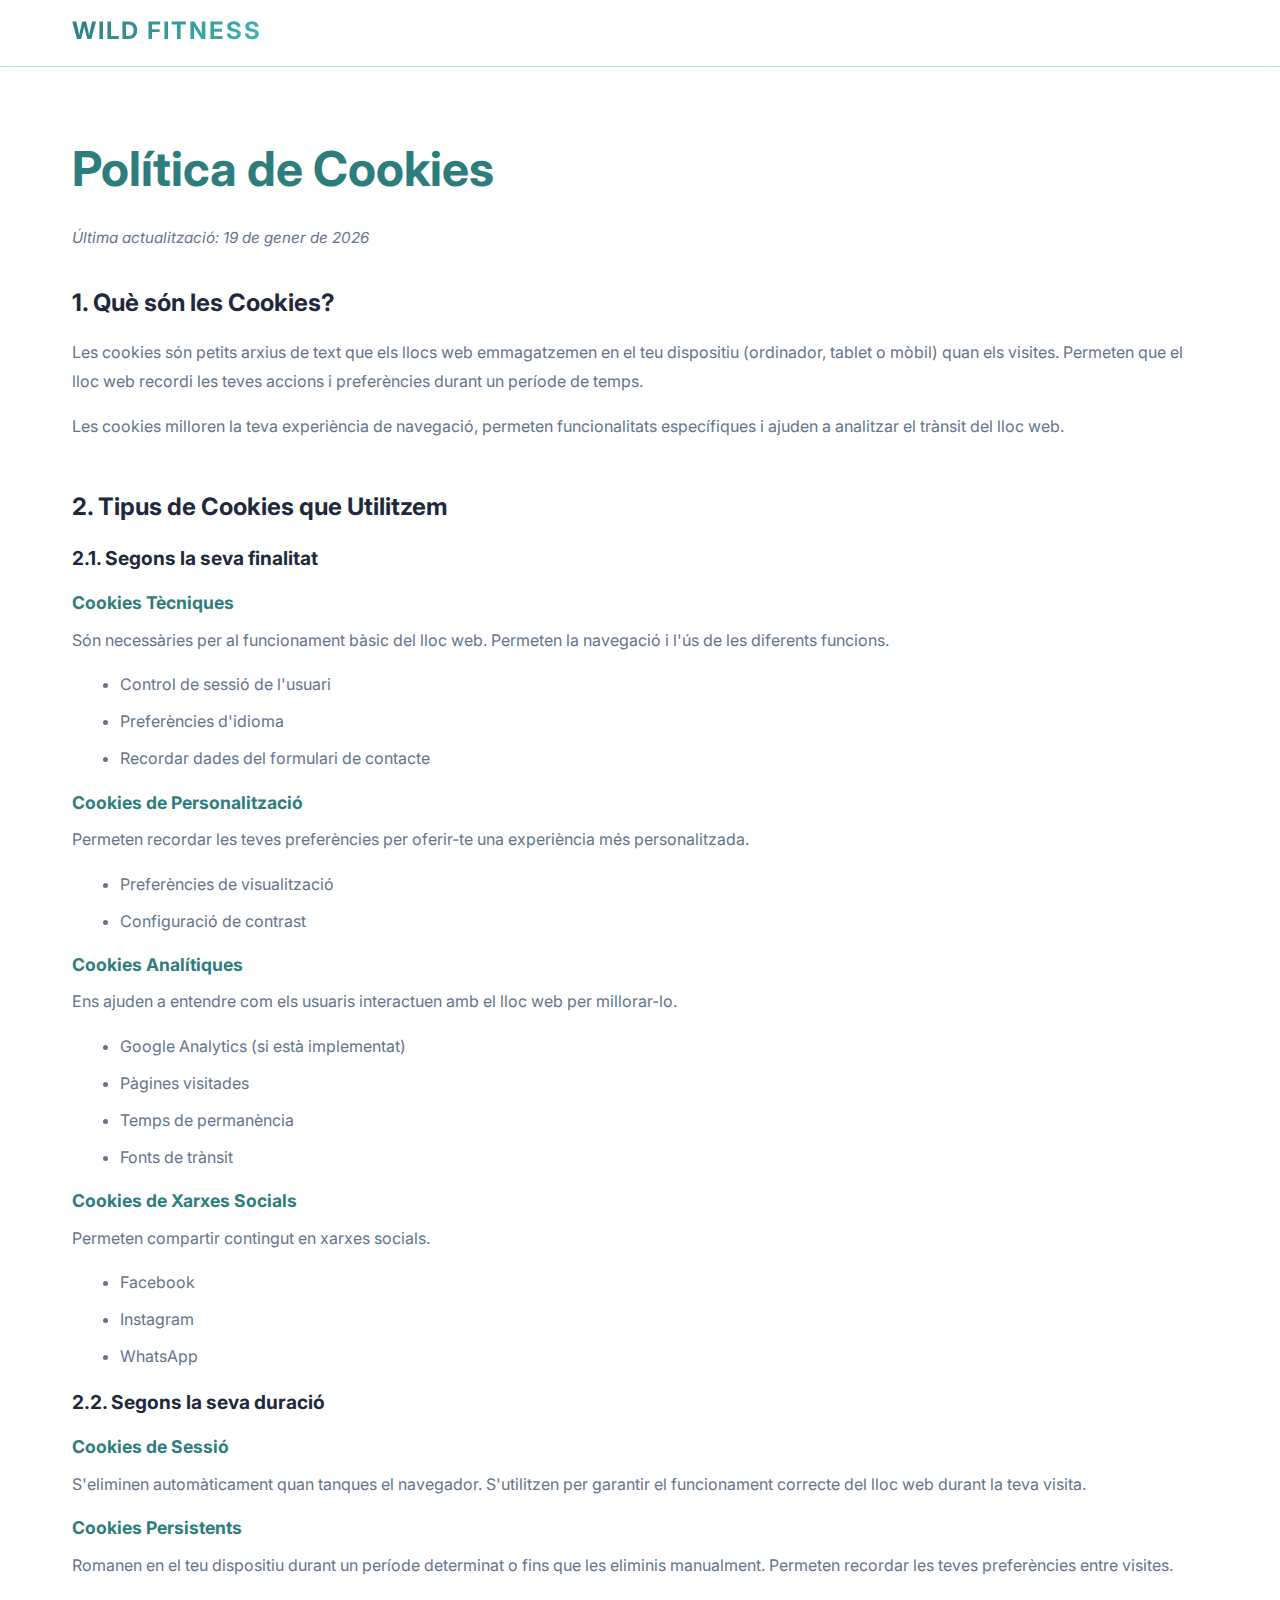
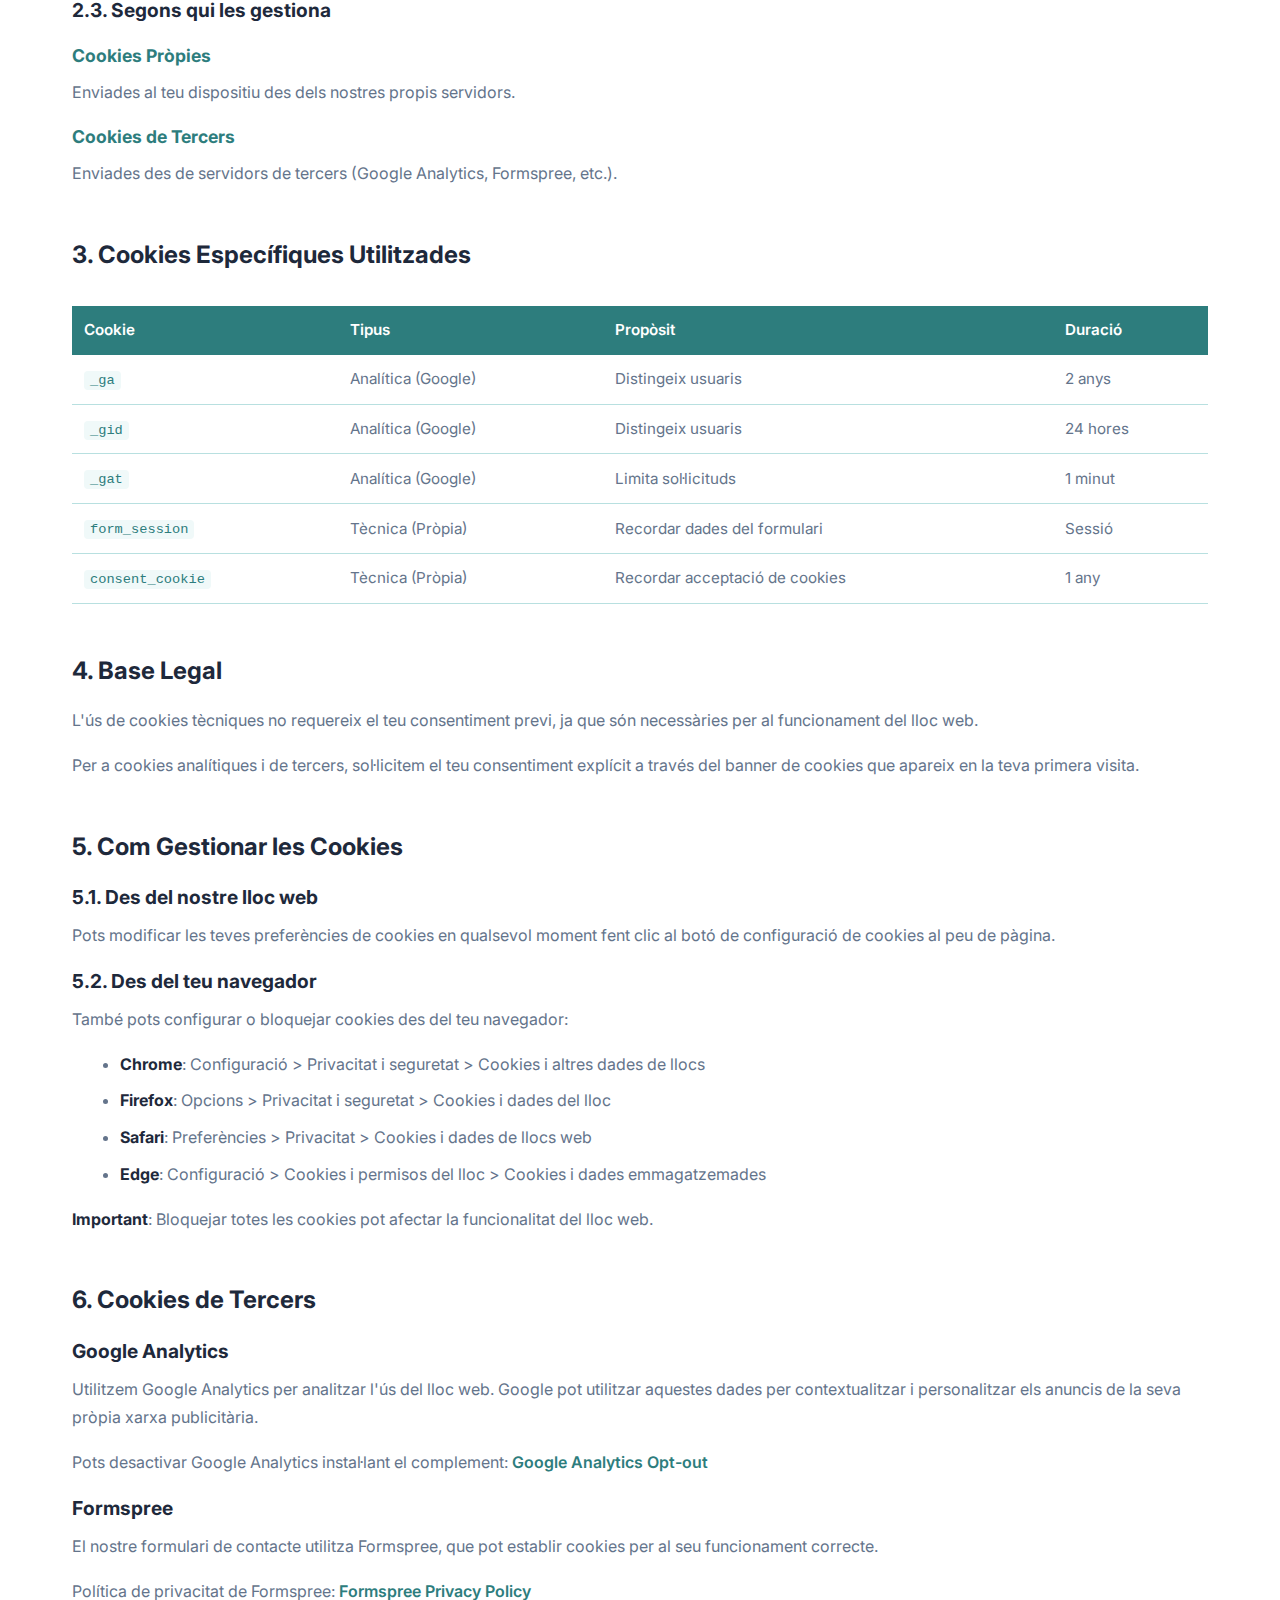
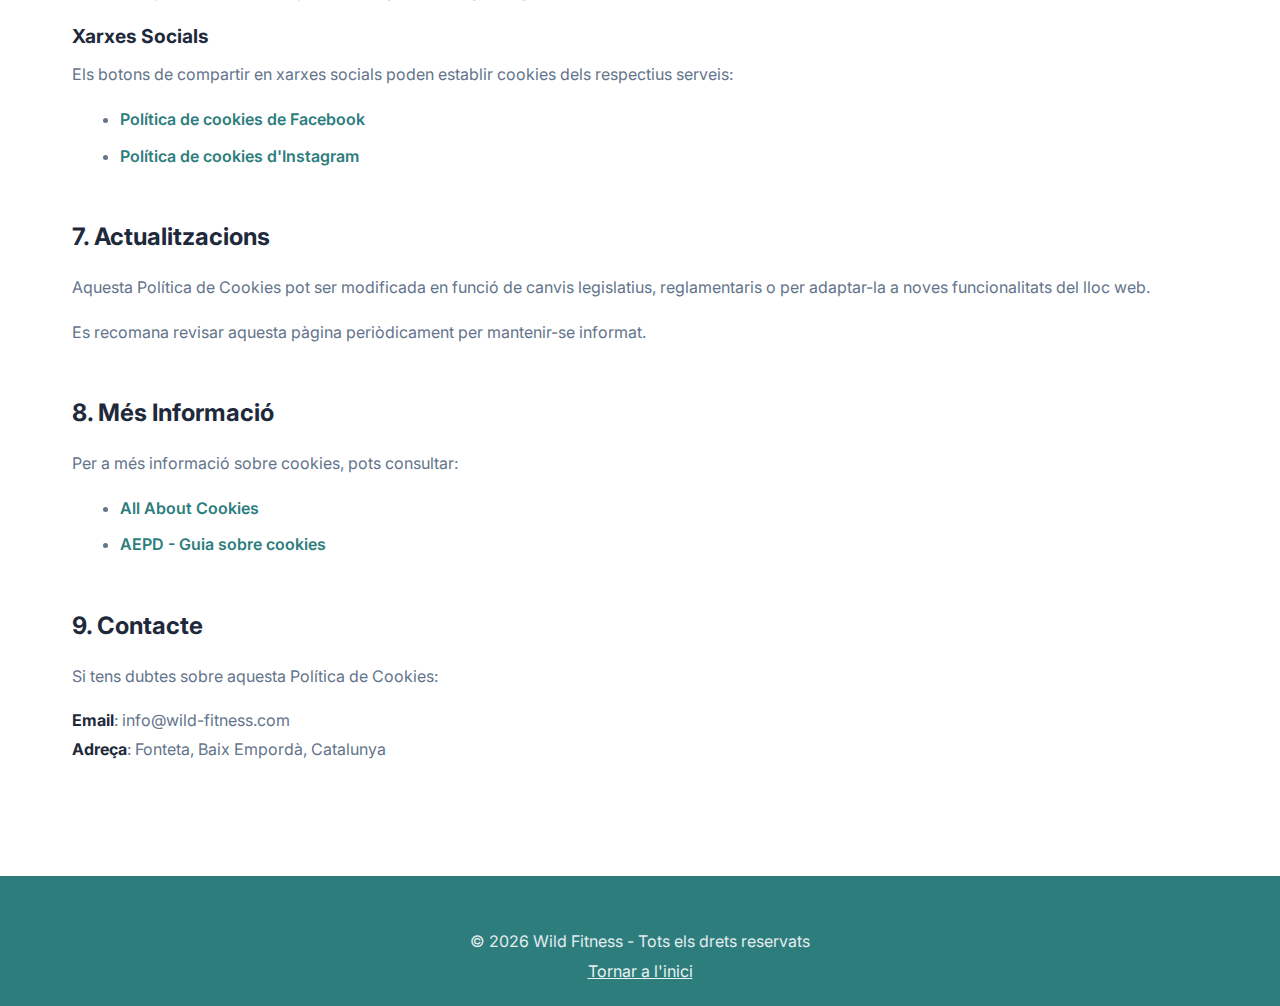
<file: cookies.html>
<!DOCTYPE html>
<html lang="ca">
<head>
    <meta charset="UTF-8">
    <meta name="viewport" content="width=device-width, initial-scale=1.0">
    <meta name="robots" content="noindex, follow">
    <title>Política de Cookies - Wild Fitness</title>
    <link rel="stylesheet" href="styles.css">
    <link rel="preconnect" href="https://fonts.googleapis.com">
    <link rel="preconnect" href="https://fonts.gstatic.com" crossorigin>
    <link href="https://fonts.googleapis.com/css2?family=Inter:wght@300;400;500;600;700&display=swap" rel="stylesheet">
</head>
<body>
    <!-- Header -->
    <header class="header">
        <div class="container">
            <div class="header-content">
                <div class="logo">
                    <a href="/" aria-label="Wild Fitness - Inici">
                        <span class="logo-text">WILD FITNESS</span>
                    </a>
                </div>
            </div>
        </div>
    </header>

    <!-- Legal Content -->
    <main class="legal-page">
        <div class="container">
            <h1>Política de Cookies</h1>
            <p class="last-updated">Última actualització: 19 de gener de 2026</p>

            <section>
                <h2>1. Què són les Cookies?</h2>
                <p>Les cookies són petits arxius de text que els llocs web emmagatzemen en el teu dispositiu (ordinador, tablet o mòbil) quan els visites. Permeten que el lloc web recordi les teves accions i preferències durant un període de temps.</p>
                <p>Les cookies milloren la teva experiència de navegació, permeten funcionalitats específiques i ajuden a analitzar el trànsit del lloc web.</p>
            </section>

            <section>
                <h2>2. Tipus de Cookies que Utilitzem</h2>
                
                <h3>2.1. Segons la seva finalitat</h3>
                
                <h4>Cookies Tècniques</h4>
                <p>Són necessàries per al funcionament bàsic del lloc web. Permeten la navegació i l'ús de les diferents funcions.</p>
                <ul>
                    <li>Control de sessió de l'usuari</li>
                    <li>Preferències d'idioma</li>
                    <li>Recordar dades del formulari de contacte</li>
                </ul>
                
                <h4>Cookies de Personalització</h4>
                <p>Permeten recordar les teves preferències per oferir-te una experiència més personalitzada.</p>
                <ul>
                    <li>Preferències de visualització</li>
                    <li>Configuració de contrast</li>
                </ul>
                
                <h4>Cookies Analítiques</h4>
                <p>Ens ajuden a entendre com els usuaris interactuen amb el lloc web per millorar-lo.</p>
                <ul>
                    <li>Google Analytics (si està implementat)</li>
                    <li>Pàgines visitades</li>
                    <li>Temps de permanència</li>
                    <li>Fonts de trànsit</li>
                </ul>
                
                <h4>Cookies de Xarxes Socials</h4>
                <p>Permeten compartir contingut en xarxes socials.</p>
                <ul>
                    <li>Facebook</li>
                    <li>Instagram</li>
                    <li>WhatsApp</li>
                </ul>

                <h3>2.2. Segons la seva duració</h3>
                
                <h4>Cookies de Sessió</h4>
                <p>S'eliminen automàticament quan tanques el navegador. S'utilitzen per garantir el funcionament correcte del lloc web durant la teva visita.</p>
                
                <h4>Cookies Persistents</h4>
                <p>Romanen en el teu dispositiu durant un període determinat o fins que les eliminis manualment. Permeten recordar les teves preferències entre visites.</p>

                <h3>2.3. Segons qui les gestiona</h3>
                
                <h4>Cookies Pròpies</h4>
                <p>Enviades al teu dispositiu des dels nostres propis servidors.</p>
                
                <h4>Cookies de Tercers</h4>
                <p>Enviades des de servidors de tercers (Google Analytics, Formspree, etc.).</p>
            </section>

            <section>
                <h2>3. Cookies Específiques Utilitzades</h2>
                
                <table class="cookies-table">
                    <thead>
                        <tr>
                            <th>Cookie</th>
                            <th>Tipus</th>
                            <th>Propòsit</th>
                            <th>Duració</th>
                        </tr>
                    </thead>
                    <tbody>
                        <tr>
                            <td><code>_ga</code></td>
                            <td>Analítica (Google)</td>
                            <td>Distingeix usuaris</td>
                            <td>2 anys</td>
                        </tr>
                        <tr>
                            <td><code>_gid</code></td>
                            <td>Analítica (Google)</td>
                            <td>Distingeix usuaris</td>
                            <td>24 hores</td>
                        </tr>
                        <tr>
                            <td><code>_gat</code></td>
                            <td>Analítica (Google)</td>
                            <td>Limita sol·licituds</td>
                            <td>1 minut</td>
                        </tr>
                        <tr>
                            <td><code>form_session</code></td>
                            <td>Tècnica (Pròpia)</td>
                            <td>Recordar dades del formulari</td>
                            <td>Sessió</td>
                        </tr>
                        <tr>
                            <td><code>consent_cookie</code></td>
                            <td>Tècnica (Pròpia)</td>
                            <td>Recordar acceptació de cookies</td>
                            <td>1 any</td>
                        </tr>
                    </tbody>
                </table>
            </section>

            <section>
                <h2>4. Base Legal</h2>
                <p>L'ús de cookies tècniques no requereix el teu consentiment previ, ja que són necessàries per al funcionament del lloc web.</p>
                <p>Per a cookies analítiques i de tercers, sol·licitem el teu consentiment explícit a través del banner de cookies que apareix en la teva primera visita.</p>
            </section>

            <section>
                <h2>5. Com Gestionar les Cookies</h2>
                
                <h3>5.1. Des del nostre lloc web</h3>
                <p>Pots modificar les teves preferències de cookies en qualsevol moment fent clic al botó de configuració de cookies al peu de pàgina.</p>
                
                <h3>5.2. Des del teu navegador</h3>
                <p>També pots configurar o bloquejar cookies des del teu navegador:</p>
                <ul>
                    <li><strong>Chrome</strong>: Configuració > Privacitat i seguretat > Cookies i altres dades de llocs</li>
                    <li><strong>Firefox</strong>: Opcions > Privacitat i seguretat > Cookies i dades del lloc</li>
                    <li><strong>Safari</strong>: Preferències > Privacitat > Cookies i dades de llocs web</li>
                    <li><strong>Edge</strong>: Configuració > Cookies i permisos del lloc > Cookies i dades emmagatzemades</li>
                </ul>
                <p><strong>Important</strong>: Bloquejar totes les cookies pot afectar la funcionalitat del lloc web.</p>
            </section>

            <section>
                <h2>6. Cookies de Tercers</h2>
                
                <h3>Google Analytics</h3>
                <p>Utilitzem Google Analytics per analitzar l'ús del lloc web. Google pot utilitzar aquestes dades per contextualitzar i personalitzar els anuncis de la seva pròpia xarxa publicitària.</p>
                <p>Pots desactivar Google Analytics instal·lant el complement: <a href="https://tools.google.com/dlpage/gaoptout" target="_blank" rel="noopener">Google Analytics Opt-out</a></p>
                
                <h3>Formspree</h3>
                <p>El nostre formulari de contacte utilitza Formspree, que pot establir cookies per al seu funcionament correcte.</p>
                <p>Política de privacitat de Formspree: <a href="https://formspree.io/legal/privacy-policy/" target="_blank" rel="noopener">Formspree Privacy Policy</a></p>
                
                <h3>Xarxes Socials</h3>
                <p>Els botons de compartir en xarxes socials poden establir cookies dels respectius serveis:</p>
                <ul>
                    <li><a href="https://www.facebook.com/policies/cookies/" target="_blank" rel="noopener">Política de cookies de Facebook</a></li>
                    <li><a href="https://help.instagram.com/1896641480634370" target="_blank" rel="noopener">Política de cookies d'Instagram</a></li>
                </ul>
            </section>

            <section>
                <h2>7. Actualitzacions</h2>
                <p>Aquesta Política de Cookies pot ser modificada en funció de canvis legislatius, reglamentaris o per adaptar-la a noves funcionalitats del lloc web.</p>
                <p>Es recomana revisar aquesta pàgina periòdicament per mantenir-se informat.</p>
            </section>

            <section>
                <h2>8. Més Informació</h2>
                <p>Per a més informació sobre cookies, pots consultar:</p>
                <ul>
                    <li><a href="https://www.allaboutcookies.org/" target="_blank" rel="noopener">All About Cookies</a></li>
                    <li><a href="https://www.aepd.es/es/areas-de-actuacion/internet-y-redes-sociales/cookies" target="_blank" rel="noopener">AEPD - Guia sobre cookies</a></li>
                </ul>
            </section>

            <section>
                <h2>9. Contacte</h2>
                <p>Si tens dubtes sobre aquesta Política de Cookies:</p>
                <p><strong>Email</strong>: info@wild-fitness.com<br>
                <strong>Adreça</strong>: Fonteta, Baix Empordà, Catalunya</p>
            </section>
        </div>
    </main>

    <!-- Footer -->
    <footer class="footer">
        <div class="container">
            <p>&copy; 2026 Wild Fitness - Tots els drets reservats</p>
            <p><a href="/" style="color: white;">Tornar a l'inici</a></p>
        </div>
    </footer>

    <style>
        .legal-page {
            padding: var(--spacing-xl) 0;
            min-height: 70vh;
            background: var(--bg-white);
        }

        .legal-page h1 {
            font-size: clamp(2rem, 5vw, 3rem);
            color: var(--primary-color);
            margin-bottom: var(--spacing-sm);
        }

        .last-updated {
            color: var(--text-secondary);
            font-size: 0.95rem;
            margin-bottom: var(--spacing-lg);
            font-style: italic;
        }

        .legal-page section {
            margin-bottom: var(--spacing-lg);
        }

        .legal-page h2 {
            font-size: 1.5rem;
            color: var(--text-primary);
            margin-bottom: var(--spacing-sm);
            margin-top: var(--spacing-md);
        }

        .legal-page h3 {
            font-size: 1.2rem;
            color: var(--text-primary);
            margin-bottom: var(--spacing-xs);
            margin-top: var(--spacing-sm);
        }

        .legal-page h4 {
            font-size: 1.1rem;
            color: var(--primary-color);
            margin-bottom: var(--spacing-xs);
            margin-top: var(--spacing-sm);
        }

        .legal-page p {
            color: var(--text-secondary);
            line-height: 1.8;
            margin-bottom: var(--spacing-sm);
        }

        .legal-page ul {
            margin: var(--spacing-sm) 0;
            padding-left: var(--spacing-lg);
        }

        .legal-page li {
            color: var(--text-secondary);
            line-height: 1.8;
            margin-bottom: 0.5rem;
        }

        .legal-page a {
            color: var(--primary-color);
            text-decoration: none;
            font-weight: 600;
        }

        .legal-page a:hover {
            color: var(--secondary-color);
            text-decoration: underline;
        }

        .legal-page strong {
            color: var(--text-primary);
        }

        .legal-page code {
            background: var(--bg-light);
            padding: 2px 6px;
            border-radius: 4px;
            font-family: 'Courier New', monospace;
            font-size: 0.9em;
            color: var(--primary-color);
        }

        .cookies-table {
            width: 100%;
            border-collapse: collapse;
            margin: var(--spacing-md) 0;
            font-size: 0.95rem;
        }

        .cookies-table th {
            background: var(--primary-color);
            color: white;
            padding: 0.75rem;
            text-align: left;
            font-weight: 600;
        }

        .cookies-table td {
            padding: 0.75rem;
            border-bottom: 1px solid var(--border-color);
            color: var(--text-secondary);
        }

        .cookies-table tbody tr:hover {
            background: var(--bg-light);
        }
    </style>
</body>
</html>
</file>
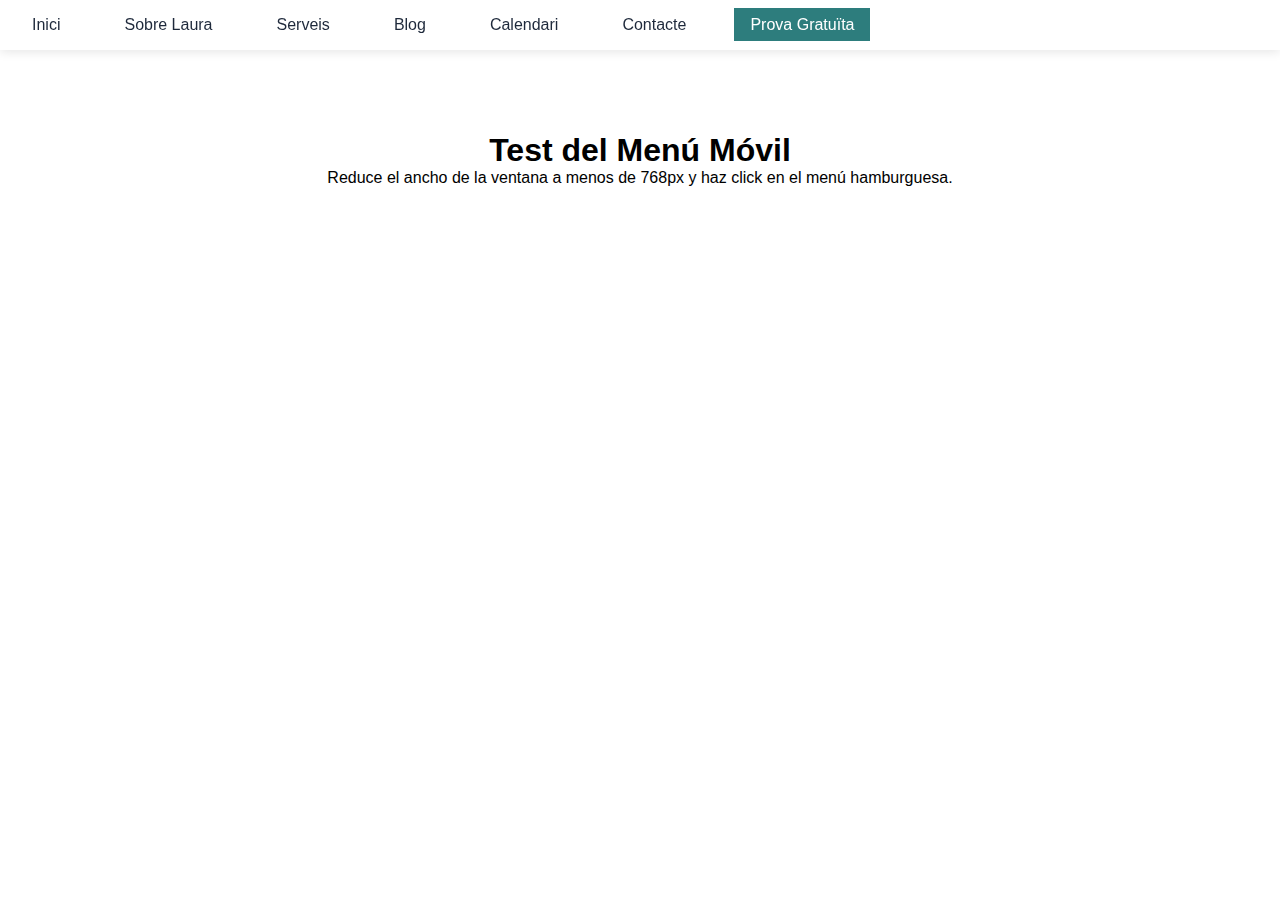
<file: debug-mobile-menu.html>
<!DOCTYPE html>
<html lang="ca">
<head>
    <meta charset="UTF-8">
    <meta name="viewport" content="width=device-width, initial-scale=1.0">
    <title>Debug Mobile Menu</title>
    <style>
        * { margin: 0; padding: 0; box-sizing: border-box; }
        
        body { font-family: Arial, sans-serif; }
        
        .header {
            background: white;
            padding: 1rem;
            box-shadow: 0 2px 10px rgba(0,0,0,0.1);
            position: fixed;
            top: 0;
            left: 0;
            right: 0;
            z-index: 1000;
        }
        
        .nav-toggle {
            display: none;
            background: none;
            border: none;
            cursor: pointer;
            padding: 0.5rem;
        }
        
        .hamburger {
            display: block;
            width: 25px;
            height: 2px;
            background: #2d7d7d;
            position: relative;
            transition: 0.3s;
        }
        
        .hamburger::before,
        .hamburger::after {
            content: '';
            position: absolute;
            width: 100%;
            height: 2px;
            background: #2d7d7d;
            transition: 0.3s;
        }
        
        .hamburger::before { top: -8px; }
        .hamburger::after { bottom: -8px; }
        
        .nav-list {
            display: flex;
            list-style: none;
            gap: 2rem;
        }
        
        .nav-list li { display: block; }
        
        .nav-link {
            text-decoration: none;
            color: #1e293b;
            padding: 0.5rem 1rem;
        }
        
        @media (max-width: 768px) {
            .nav-toggle { display: block; }
            
            .nav-list {
                position: fixed;
                top: 70px;
                left: 0;
                width: 70%;
                max-width: 320px;
                height: calc(100vh - 70px);
                background: white;
                flex-direction: column;
                padding: 2rem;
                box-shadow: 4px 0 20px rgba(0,0,0,0.15);
                transform: translateX(-100%);
                transition: transform 0.3s;
            }
            
            .nav-list.active {
                transform: translateX(0);
            }
            
            .nav-list li {
                display: block !important;
                margin: 0.5rem 0;
            }
            
            .nav-link {
                display: block !important;
                width: 100%;
                padding: 1rem;
                color: #1e293b !important;
                background: #f0f9f9;
                border-radius: 8px;
            }
        }
        
        .content {
            margin-top: 100px;
            padding: 2rem;
            text-align: center;
        }
    </style>
</head>
<body>
    <header class="header">
        <nav>
            <button class="nav-toggle" id="navToggle">
                <span class="hamburger"></span>
            </button>
            
            <ul class="nav-list" id="navList">
                <li><a href="#" class="nav-link">Inici</a></li>
                <li><a href="#" class="nav-link">Sobre Laura</a></li>
                <li><a href="#" class="nav-link">Serveis</a></li>
                <li><a href="#" class="nav-link">Blog</a></li>
                <li><a href="#" class="nav-link">Calendari</a></li>
                <li><a href="#" class="nav-link">Contacte</a></li>
                <li><a href="#" class="nav-link" style="background: #2d7d7d; color: white;">Prova Gratuïta</a></li>
            </ul>
        </nav>
    </header>
    
    <div class="content">
        <h1>Test del Menú Móvil</h1>
        <p>Reduce el ancho de la ventana a menos de 768px y haz click en el menú hamburguesa.</p>
        <p id="info"></p>
    </div>
    
    <script>
        const navToggle = document.getElementById('navToggle');
        const navList = document.getElementById('navList');
        
        navToggle.addEventListener('click', () => {
            const isActive = navList.classList.toggle('active');
            console.log('Menu toggled:', isActive);
            document.getElementById('info').textContent = 'Menu is: ' + (isActive ? 'OPEN' : 'CLOSED');
        });
        
        // Debug info
        console.log('Nav Toggle:', navToggle);
        console.log('Nav List:', navList);
        console.log('Window Width:', window.innerWidth);
    </script>
</body>
</html>
</file>
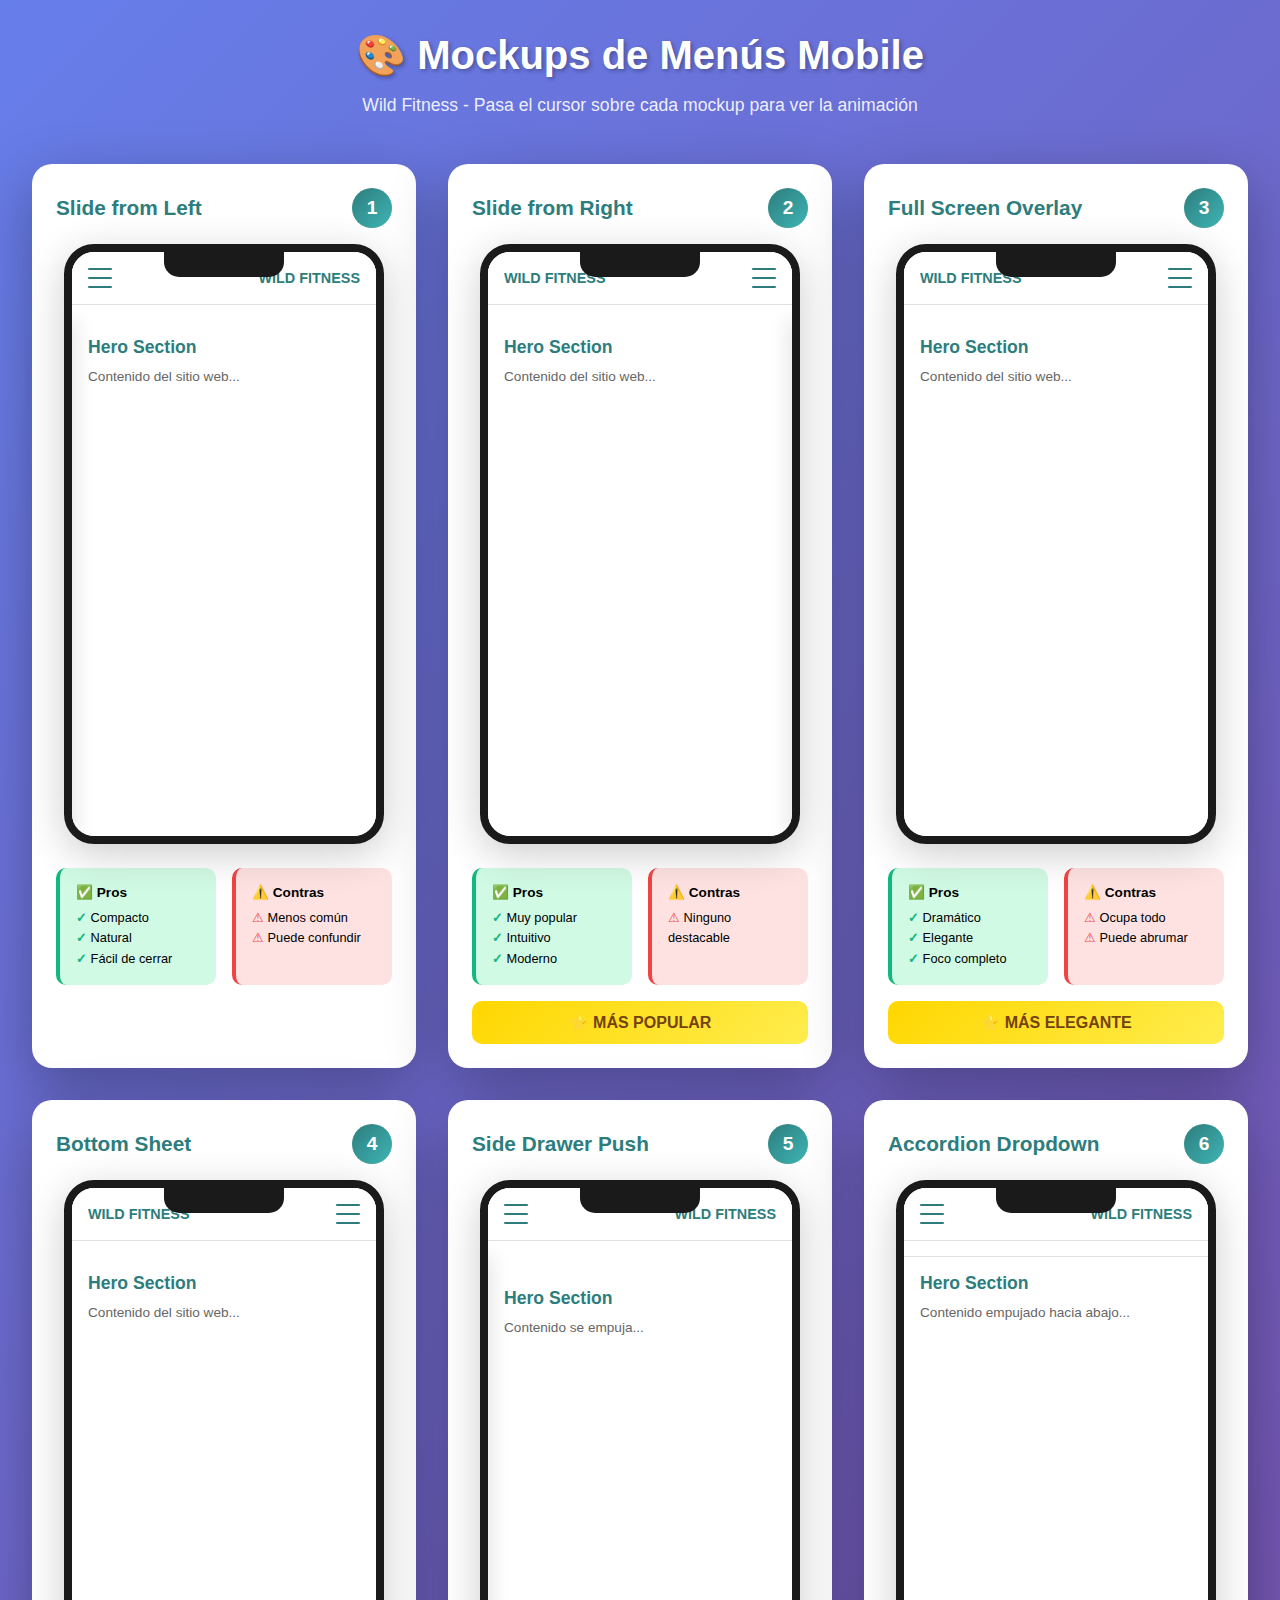
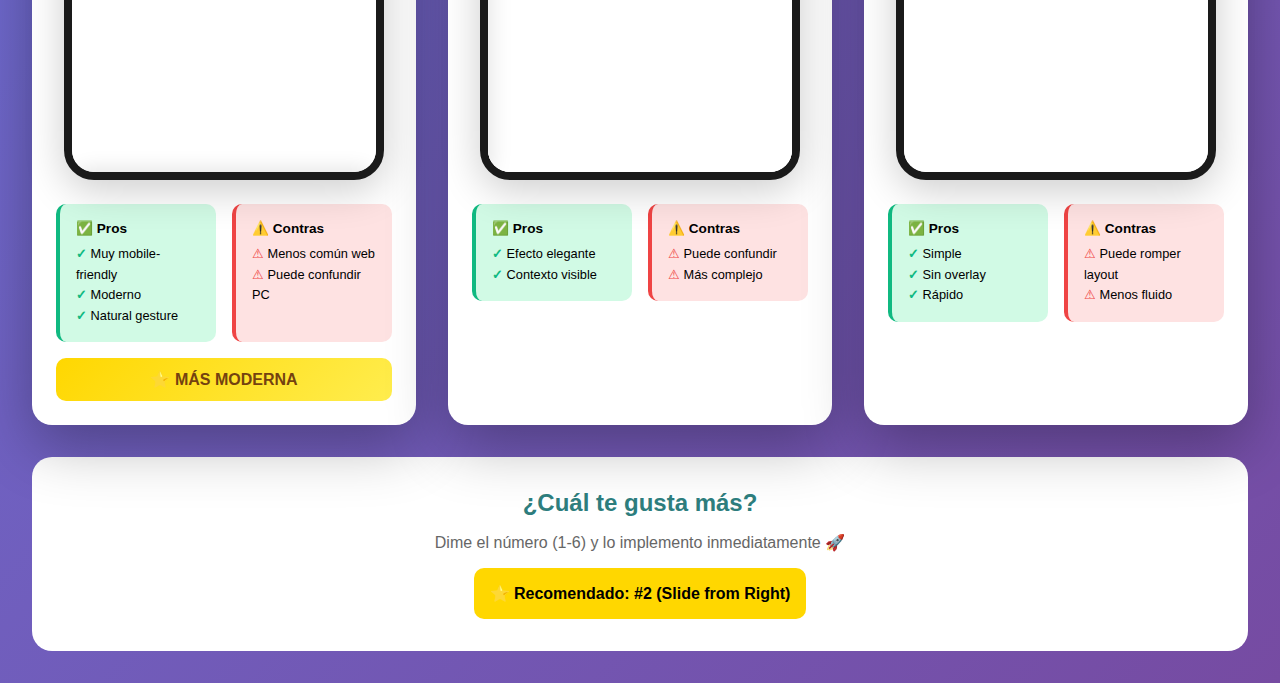
<file: menu-mockups.html>
<!DOCTYPE html>
<html lang="es">
<head>
    <meta charset="UTF-8">
    <meta name="viewport" content="width=device-width, initial-scale=1.0">
    <title>Mockups - Menús Mobile Wild Fitness</title>
    <style>
        * {
            margin: 0;
            padding: 0;
            box-sizing: border-box;
        }

        body {
            font-family: 'Inter', -apple-system, BlinkMacSystemFont, sans-serif;
            background: linear-gradient(135deg, #667eea 0%, #764ba2 100%);
            padding: 2rem;
            min-height: 100vh;
        }

        .container {
            max-width: 1400px;
            margin: 0 auto;
        }

        h1 {
            color: white;
            text-align: center;
            font-size: 2.5rem;
            margin-bottom: 1rem;
            text-shadow: 2px 2px 4px rgba(0,0,0,0.3);
        }

        .subtitle {
            color: rgba(255,255,255,0.9);
            text-align: center;
            margin-bottom: 3rem;
            font-size: 1.1rem;
        }

        .grid {
            display: grid;
            grid-template-columns: repeat(auto-fit, minmax(350px, 1fr));
            gap: 2rem;
            margin-bottom: 2rem;
        }

        .mockup-card {
            background: white;
            border-radius: 20px;
            padding: 1.5rem;
            box-shadow: 0 20px 60px rgba(0,0,0,0.3);
            transition: transform 0.3s ease, box-shadow 0.3s ease;
        }

        .mockup-card:hover {
            transform: translateY(-5px);
            box-shadow: 0 25px 70px rgba(0,0,0,0.4);
        }

        .mockup-header {
            display: flex;
            justify-content: space-between;
            align-items: center;
            margin-bottom: 1rem;
        }

        .mockup-title {
            font-size: 1.3rem;
            color: #2d7d7d;
            font-weight: 700;
        }

        .mockup-number {
            background: linear-gradient(135deg, #2d7d7d, #3fb5b5);
            color: white;
            width: 40px;
            height: 40px;
            border-radius: 50%;
            display: flex;
            align-items: center;
            justify-content: center;
            font-weight: 700;
            font-size: 1.2rem;
        }

        .phone-mockup {
            background: #f8f9fa;
            border: 8px solid #1a1a1a;
            border-radius: 30px;
            width: 100%;
            max-width: 320px;
            height: 600px;
            margin: 0 auto 1.5rem;
            position: relative;
            overflow: hidden;
            box-shadow: 0 10px 40px rgba(0,0,0,0.2);
        }

        .phone-notch {
            position: absolute;
            top: 0;
            left: 50%;
            transform: translateX(-50%);
            width: 120px;
            height: 25px;
            background: #1a1a1a;
            border-radius: 0 0 15px 15px;
            z-index: 10;
        }

        .phone-screen {
            width: 100%;
            height: 100%;
            background: white;
            position: relative;
            overflow: hidden;
        }

        .demo-header {
            background: rgba(255,255,255,0.98);
            padding: 1rem;
            border-bottom: 1px solid #e0e0e0;
            display: flex;
            justify-content: space-between;
            align-items: center;
            position: relative;
            z-index: 2;
        }

        .demo-logo {
            font-size: 0.9rem;
            font-weight: 700;
            color: #2d7d7d;
        }

        .demo-hamburger {
            width: 24px;
            height: 20px;
            display: flex;
            flex-direction: column;
            justify-content: space-between;
            cursor: pointer;
        }

        .demo-hamburger span {
            width: 100%;
            height: 2px;
            background: #2d7d7d;
            border-radius: 2px;
            transition: all 0.3s ease;
        }

        .demo-content {
            padding: 2rem 1rem;
            color: #666;
        }

        .demo-content h3 {
            color: #2d7d7d;
            margin-bottom: 0.5rem;
            font-size: 1.1rem;
        }

        .demo-content p {
            font-size: 0.85rem;
            line-height: 1.6;
        }

        .pros-cons {
            display: grid;
            grid-template-columns: 1fr 1fr;
            gap: 1rem;
        }

        .pros, .cons {
            padding: 1rem;
            border-radius: 10px;
            font-size: 0.9rem;
        }

        .pros {
            background: #d1fae5;
            border-left: 4px solid #10b981;
        }

        .cons {
            background: #fee2e2;
            border-left: 4px solid #ef4444;
        }

        .pros h4, .cons h4 {
            font-size: 0.85rem;
            margin-bottom: 0.5rem;
            font-weight: 600;
        }

        .pros ul, .cons ul {
            list-style: none;
            font-size: 0.8rem;
            line-height: 1.6;
        }

        .pros li::before {
            content: "✓ ";
            color: #10b981;
            font-weight: bold;
        }

        .cons li::before {
            content: "⚠ ";
            color: #ef4444;
        }

        .recommendation {
            background: linear-gradient(135deg, #ffd700, #ffed4e);
            padding: 0.75rem 1rem;
            border-radius: 10px;
            text-align: center;
            font-weight: 600;
            color: #744210;
            margin-top: 1rem;
        }

        /* Animaciones de menú - OPCIÓN 1: Slide from Left */
        .menu-slide-left {
            position: absolute;
            top: 68px;
            left: 0;
            width: 75%;
            height: calc(100% - 68px);
            background: white;
            transform: translateX(-100%);
            transition: transform 0.3s ease;
            box-shadow: 4px 0 20px rgba(0,0,0,0.1);
            z-index: 100;
        }

        .mockup-card:hover .menu-slide-left {
            transform: translateX(0);
        }

        /* OPCIÓN 2: Slide from Right */
        .menu-slide-right {
            position: absolute;
            top: 68px;
            right: 0;
            width: 75%;
            height: calc(100% - 68px);
            background: white;
            transform: translateX(100%);
            transition: transform 0.3s ease;
            box-shadow: -4px 0 20px rgba(0,0,0,0.1);
            z-index: 100;
        }

        .mockup-card:hover .menu-slide-right {
            transform: translateX(0);
        }

        /* OPCIÓN 3: Full Screen Overlay */
        .menu-fullscreen {
            position: absolute;
            top: 0;
            left: 0;
            width: 100%;
            height: 100%;
            background: rgba(45, 125, 125, 0.98);
            opacity: 0;
            transition: opacity 0.3s ease;
            z-index: 200;
            display: flex;
            flex-direction: column;
            align-items: center;
            justify-content: center;
        }

        .mockup-card:hover .menu-fullscreen {
            opacity: 1;
        }

        .close-btn {
            position: absolute;
            top: 1rem;
            right: 1rem;
            color: white;
            font-size: 2rem;
            cursor: pointer;
        }

        /* OPCIÓN 4: Bottom Sheet */
        .menu-bottom {
            position: absolute;
            bottom: 0;
            left: 0;
            width: 100%;
            height: 60%;
            background: white;
            border-radius: 20px 20px 0 0;
            transform: translateY(100%);
            transition: transform 0.3s ease;
            box-shadow: 0 -4px 20px rgba(0,0,0,0.1);
            z-index: 100;
        }

        .mockup-card:hover .menu-bottom {
            transform: translateY(0);
        }

        .bottom-handle {
            width: 40px;
            height: 4px;
            background: #ccc;
            border-radius: 2px;
            margin: 0.5rem auto;
        }

        /* OPCIÓN 5: Push Content */
        .menu-push {
            position: absolute;
            top: 68px;
            left: 0;
            width: 70%;
            height: calc(100% - 68px);
            background: white;
            transform: translateX(-100%);
            transition: transform 0.3s ease;
            box-shadow: 4px 0 20px rgba(0,0,0,0.1);
            z-index: 100;
        }

        .content-push {
            position: absolute;
            top: 68px;
            left: 0;
            width: 100%;
            height: calc(100% - 68px);
            background: white;
            transition: transform 0.3s ease;
        }

        .mockup-card:hover .menu-push {
            transform: translateX(0);
        }

        .mockup-card:hover .content-push {
            transform: translateX(70%);
        }

        /* OPCIÓN 6: Dropdown */
        .menu-dropdown {
            position: absolute;
            top: 68px;
            left: 0;
            width: 100%;
            background: white;
            border-bottom: 1px solid #e0e0e0;
            max-height: 0;
            overflow: hidden;
            transition: max-height 0.3s ease;
            z-index: 100;
        }

        .mockup-card:hover .menu-dropdown {
            max-height: 300px;
        }

        /* Menu items styling */
        .menu-items {
            padding: 1.5rem 1rem;
        }

        .menu-item {
            padding: 0.75rem 1rem;
            color: #333;
            text-decoration: none;
            display: block;
            border-radius: 8px;
            transition: background 0.2s ease;
            font-size: 0.9rem;
        }

        .menu-item:hover {
            background: #f0f9f9;
        }

        .menu-fullscreen .menu-item {
            color: white;
            font-size: 1.2rem;
            margin: 0.5rem 0;
        }

        .overlay {
            position: absolute;
            top: 0;
            left: 0;
            width: 100%;
            height: 100%;
            background: rgba(0,0,0,0);
            transition: background 0.3s ease;
            pointer-events: none;
        }

        .mockup-card:hover .overlay {
            background: rgba(0,0,0,0.3);
        }

        @media (max-width: 768px) {
            .grid {
                grid-template-columns: 1fr;
            }

            h1 {
                font-size: 1.8rem;
            }
        }
    </style>
</head>
<body>
    <div class="container">
        <h1>🎨 Mockups de Menús Mobile</h1>
        <p class="subtitle">Wild Fitness - Pasa el cursor sobre cada mockup para ver la animación</p>

        <div class="grid">
            <!-- OPCIÓN 1: Slide from Left -->
            <div class="mockup-card">
                <div class="mockup-header">
                    <div class="mockup-title">Slide from Left</div>
                    <div class="mockup-number">1</div>
                </div>
                <div class="phone-mockup">
                    <div class="phone-notch"></div>
                    <div class="phone-screen">
                        <div class="demo-header">
                            <div class="demo-hamburger">
                                <span></span>
                                <span></span>
                                <span></span>
                            </div>
                            <div class="demo-logo">WILD FITNESS</div>
                        </div>
                        <div class="demo-content">
                            <h3>Hero Section</h3>
                            <p>Contenido del sitio web...</p>
                        </div>
                        <div class="menu-slide-left">
                            <div class="menu-items">
                                <a href="#" class="menu-item">🏠 Inici</a>
                                <a href="#" class="menu-item">👤 Sobre Laura</a>
                                <a href="#" class="menu-item">💪 Serveis</a>
                                <a href="#" class="menu-item">📝 Blog</a>
                                <a href="#" class="menu-item">📧 Contacte</a>
                            </div>
                        </div>
                    </div>
                </div>
                <div class="pros-cons">
                    <div class="pros">
                        <h4>✅ Pros</h4>
                        <ul>
                            <li>Compacto</li>
                            <li>Natural</li>
                            <li>Fácil de cerrar</li>
                        </ul>
                    </div>
                    <div class="cons">
                        <h4>⚠️ Contras</h4>
                        <ul>
                            <li>Menos común</li>
                            <li>Puede confundir</li>
                        </ul>
                    </div>
                </div>
            </div>

            <!-- OPCIÓN 2: Slide from Right -->
            <div class="mockup-card">
                <div class="mockup-header">
                    <div class="mockup-title">Slide from Right</div>
                    <div class="mockup-number">2</div>
                </div>
                <div class="phone-mockup">
                    <div class="phone-notch"></div>
                    <div class="phone-screen">
                        <div class="demo-header">
                            <div class="demo-logo">WILD FITNESS</div>
                            <div class="demo-hamburger">
                                <span></span>
                                <span></span>
                                <span></span>
                            </div>
                        </div>
                        <div class="demo-content">
                            <h3>Hero Section</h3>
                            <p>Contenido del sitio web...</p>
                        </div>
                        <div class="overlay"></div>
                        <div class="menu-slide-right">
                            <div class="menu-items">
                                <a href="#" class="menu-item">🏠 Inici</a>
                                <a href="#" class="menu-item">👤 Sobre Laura</a>
                                <a href="#" class="menu-item">💪 Serveis</a>
                                <a href="#" class="menu-item">📝 Blog</a>
                                <a href="#" class="menu-item">📧 Contacte</a>
                            </div>
                        </div>
                    </div>
                </div>
                <div class="pros-cons">
                    <div class="pros">
                        <h4>✅ Pros</h4>
                        <ul>
                            <li>Muy popular</li>
                            <li>Intuitivo</li>
                            <li>Moderno</li>
                        </ul>
                    </div>
                    <div class="cons">
                        <h4>⚠️ Contras</h4>
                        <ul>
                            <li>Ninguno destacable</li>
                        </ul>
                    </div>
                </div>
                <div class="recommendation">⭐ MÁS POPULAR</div>
            </div>

            <!-- OPCIÓN 3: Full Screen Overlay -->
            <div class="mockup-card">
                <div class="mockup-header">
                    <div class="mockup-title">Full Screen Overlay</div>
                    <div class="mockup-number">3</div>
                </div>
                <div class="phone-mockup">
                    <div class="phone-notch"></div>
                    <div class="phone-screen">
                        <div class="demo-header">
                            <div class="demo-logo">WILD FITNESS</div>
                            <div class="demo-hamburger">
                                <span></span>
                                <span></span>
                                <span></span>
                            </div>
                        </div>
                        <div class="demo-content">
                            <h3>Hero Section</h3>
                            <p>Contenido del sitio web...</p>
                        </div>
                        <div class="menu-fullscreen">
                            <div class="close-btn">✕</div>
                            <div class="menu-items">
                                <a href="#" class="menu-item">🏠 Inici</a>
                                <a href="#" class="menu-item">👤 Sobre Laura</a>
                                <a href="#" class="menu-item">💪 Serveis</a>
                                <a href="#" class="menu-item">📝 Blog</a>
                                <a href="#" class="menu-item">📧 Contacte</a>
                            </div>
                        </div>
                    </div>
                </div>
                <div class="pros-cons">
                    <div class="pros">
                        <h4>✅ Pros</h4>
                        <ul>
                            <li>Dramático</li>
                            <li>Elegante</li>
                            <li>Foco completo</li>
                        </ul>
                    </div>
                    <div class="cons">
                        <h4>⚠️ Contras</h4>
                        <ul>
                            <li>Ocupa todo</li>
                            <li>Puede abrumar</li>
                        </ul>
                    </div>
                </div>
                <div class="recommendation">⭐ MÁS ELEGANTE</div>
            </div>

            <!-- OPCIÓN 4: Bottom Sheet -->
            <div class="mockup-card">
                <div class="mockup-header">
                    <div class="mockup-title">Bottom Sheet</div>
                    <div class="mockup-number">4</div>
                </div>
                <div class="phone-mockup">
                    <div class="phone-notch"></div>
                    <div class="phone-screen">
                        <div class="demo-header">
                            <div class="demo-logo">WILD FITNESS</div>
                            <div class="demo-hamburger">
                                <span></span>
                                <span></span>
                                <span></span>
                            </div>
                        </div>
                        <div class="demo-content">
                            <h3>Hero Section</h3>
                            <p>Contenido del sitio web...</p>
                        </div>
                        <div class="overlay"></div>
                        <div class="menu-bottom">
                            <div class="bottom-handle"></div>
                            <div class="menu-items">
                                <a href="#" class="menu-item">🏠 Inici</a>
                                <a href="#" class="menu-item">👤 Sobre Laura</a>
                                <a href="#" class="menu-item">💪 Serveis</a>
                                <a href="#" class="menu-item">📝 Blog</a>
                                <a href="#" class="menu-item">📧 Contacte</a>
                            </div>
                        </div>
                    </div>
                </div>
                <div class="pros-cons">
                    <div class="pros">
                        <h4>✅ Pros</h4>
                        <ul>
                            <li>Muy mobile-friendly</li>
                            <li>Moderno</li>
                            <li>Natural gesture</li>
                        </ul>
                    </div>
                    <div class="cons">
                        <h4>⚠️ Contras</h4>
                        <ul>
                            <li>Menos común web</li>
                            <li>Puede confundir PC</li>
                        </ul>
                    </div>
                </div>
                <div class="recommendation">⭐ MÁS MODERNA</div>
            </div>

            <!-- OPCIÓN 5: Side Drawer Push -->
            <div class="mockup-card">
                <div class="mockup-header">
                    <div class="mockup-title">Side Drawer Push</div>
                    <div class="mockup-number">5</div>
                </div>
                <div class="phone-mockup">
                    <div class="phone-notch"></div>
                    <div class="phone-screen">
                        <div class="demo-header">
                            <div class="demo-hamburger">
                                <span></span>
                                <span></span>
                                <span></span>
                            </div>
                            <div class="demo-logo">WILD FITNESS</div>
                        </div>
                        <div class="content-push">
                            <div class="demo-content">
                                <h3>Hero Section</h3>
                                <p>Contenido se empuja...</p>
                            </div>
                        </div>
                        <div class="menu-push">
                            <div class="menu-items">
                                <a href="#" class="menu-item">🏠 Inici</a>
                                <a href="#" class="menu-item">👤 Sobre Laura</a>
                                <a href="#" class="menu-item">💪 Serveis</a>
                                <a href="#" class="menu-item">📝 Blog</a>
                                <a href="#" class="menu-item">📧 Contacte</a>
                            </div>
                        </div>
                    </div>
                </div>
                <div class="pros-cons">
                    <div class="pros">
                        <h4>✅ Pros</h4>
                        <ul>
                            <li>Efecto elegante</li>
                            <li>Contexto visible</li>
                        </ul>
                    </div>
                    <div class="cons">
                        <h4>⚠️ Contras</h4>
                        <ul>
                            <li>Puede confundir</li>
                            <li>Más complejo</li>
                        </ul>
                    </div>
                </div>
            </div>

            <!-- OPCIÓN 6: Accordion Dropdown -->
            <div class="mockup-card">
                <div class="mockup-header">
                    <div class="mockup-title">Accordion Dropdown</div>
                    <div class="mockup-number">6</div>
                </div>
                <div class="phone-mockup">
                    <div class="phone-notch"></div>
                    <div class="phone-screen">
                        <div class="demo-header">
                            <div class="demo-hamburger">
                                <span></span>
                                <span></span>
                                <span></span>
                            </div>
                            <div class="demo-logo">WILD FITNESS</div>
                        </div>
                        <div class="menu-dropdown">
                            <div class="menu-items">
                                <a href="#" class="menu-item">🏠 Inici</a>
                                <a href="#" class="menu-item">👤 Sobre Laura</a>
                                <a href="#" class="menu-item">💪 Serveis</a>
                                <a href="#" class="menu-item">📝 Blog</a>
                                <a href="#" class="menu-item">📧 Contacte</a>
                            </div>
                        </div>
                        <div class="demo-content">
                            <h3>Hero Section</h3>
                            <p>Contenido empujado hacia abajo...</p>
                        </div>
                    </div>
                </div>
                <div class="pros-cons">
                    <div class="pros">
                        <h4>✅ Pros</h4>
                        <ul>
                            <li>Simple</li>
                            <li>Sin overlay</li>
                            <li>Rápido</li>
                        </ul>
                    </div>
                    <div class="cons">
                        <h4>⚠️ Contras</h4>
                        <ul>
                            <li>Puede romper layout</li>
                            <li>Menos fluido</li>
                        </ul>
                    </div>
                </div>
            </div>
        </div>

        <div style="background: white; padding: 2rem; border-radius: 20px; text-align: center; margin-top: 2rem;">
            <h2 style="color: #2d7d7d; margin-bottom: 1rem;">¿Cuál te gusta más?</h2>
            <p style="color: #666; margin-bottom: 1rem;">Dime el número (1-6) y lo implemento inmediatamente 🚀</p>
            <div style="display: flex; gap: 1rem; justify-content: center; flex-wrap: wrap;">
                <div style="padding: 1rem; background: #ffd700; border-radius: 10px; font-weight: bold;">
                    ⭐ Recomendado: #2 (Slide from Right)
                </div>
            </div>
        </div>
    </div>
</body>
</html>
</file>
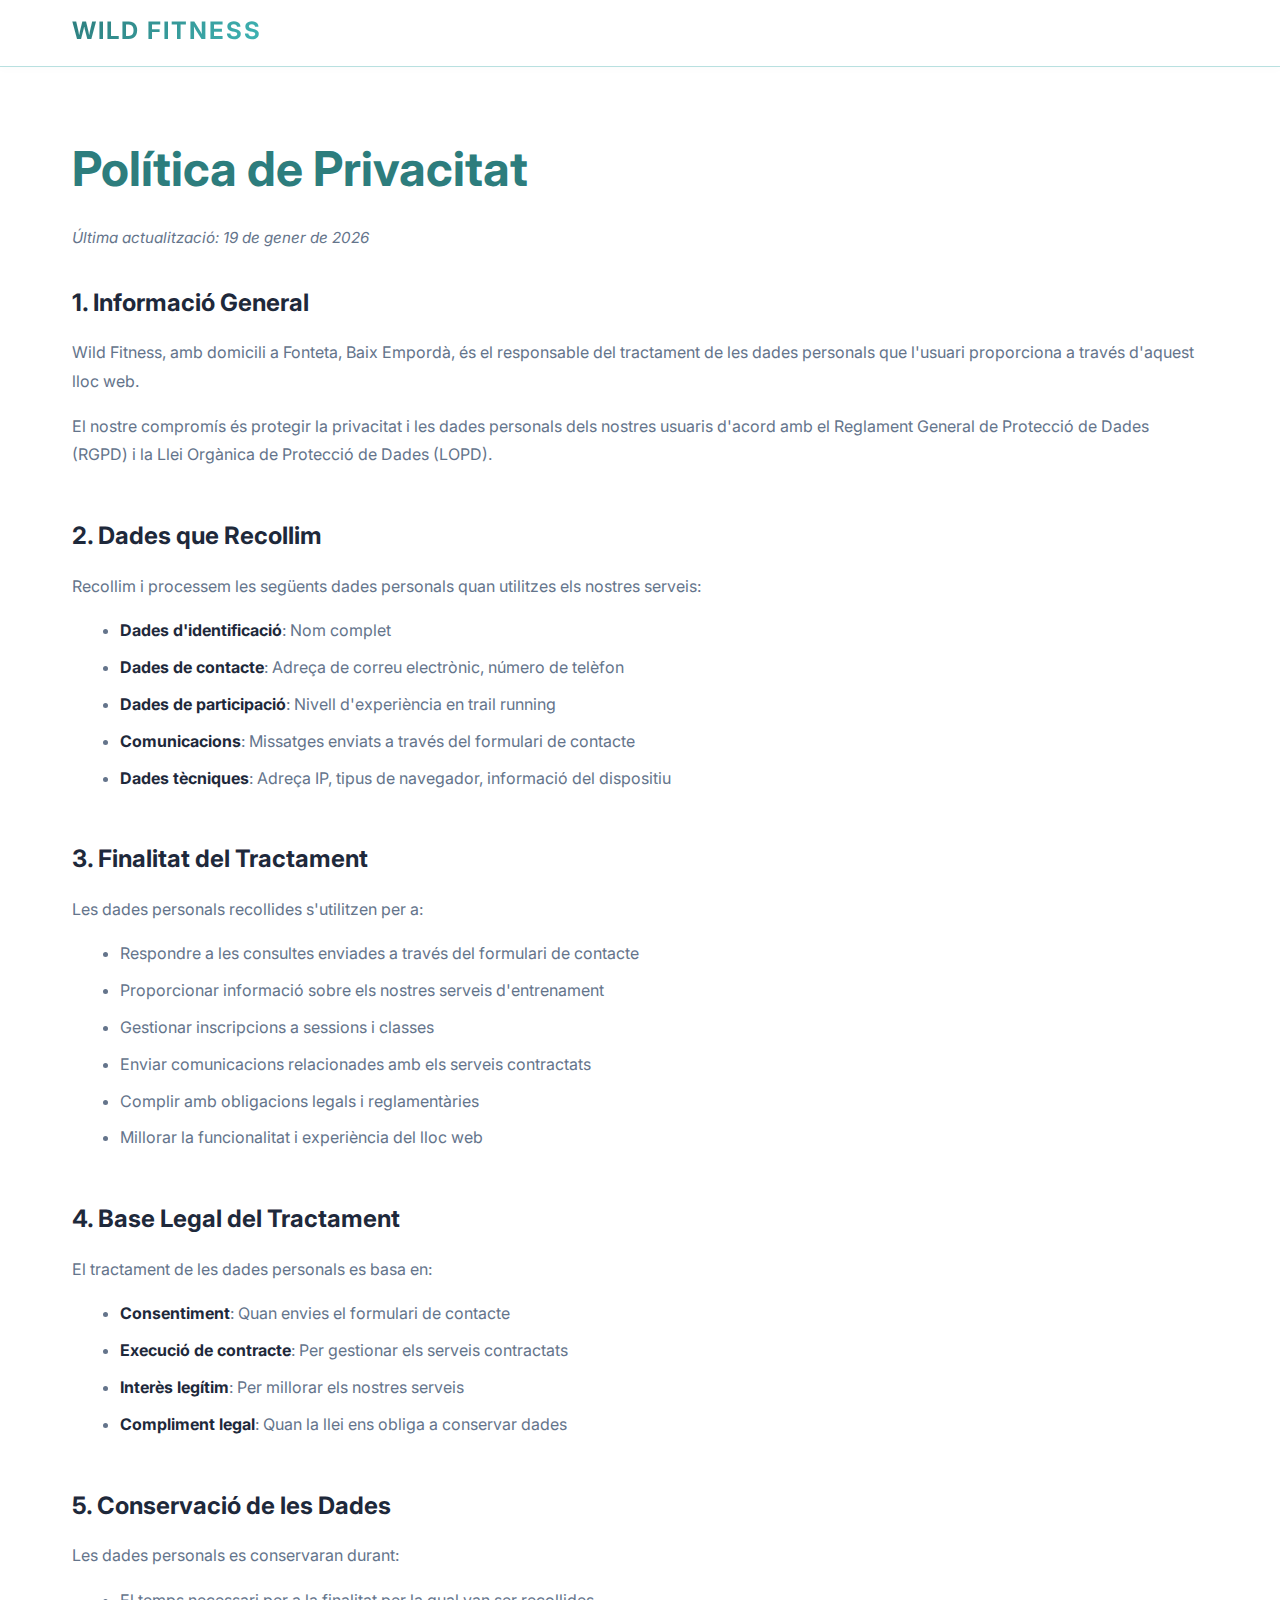
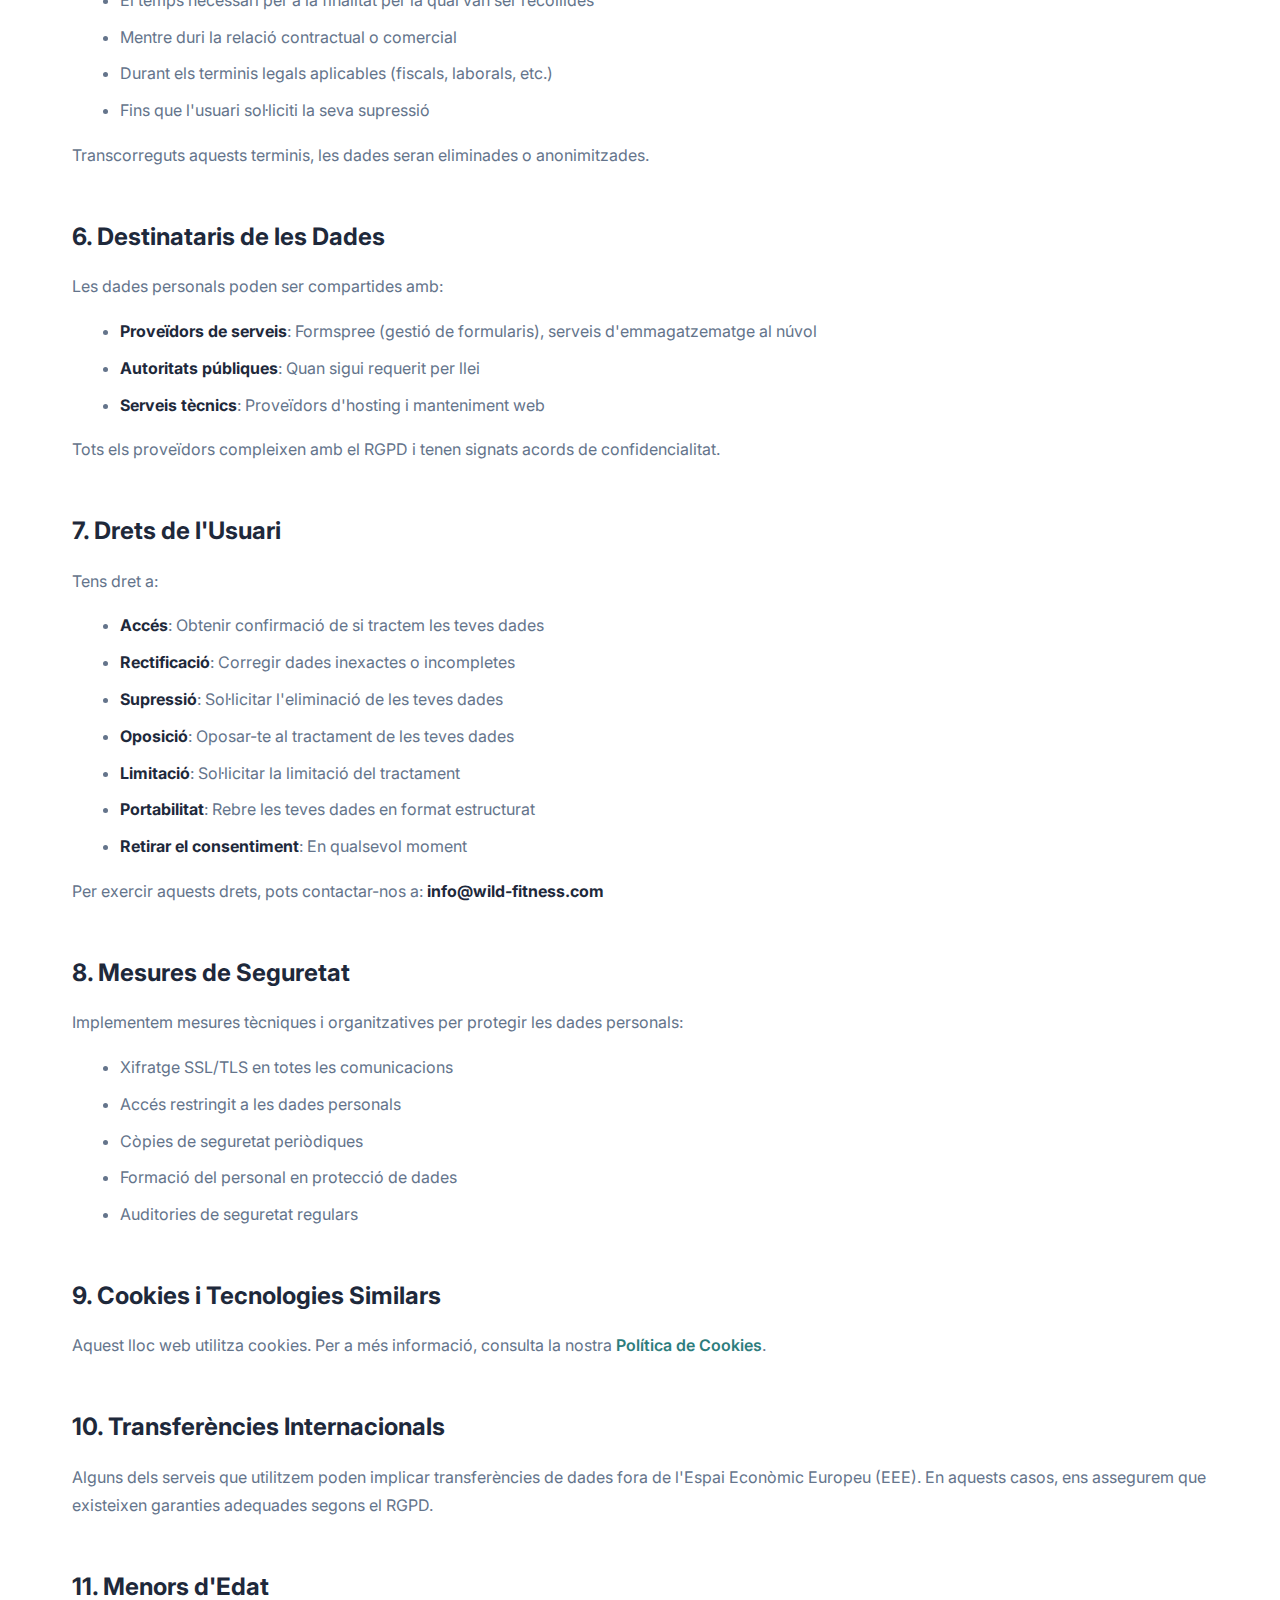
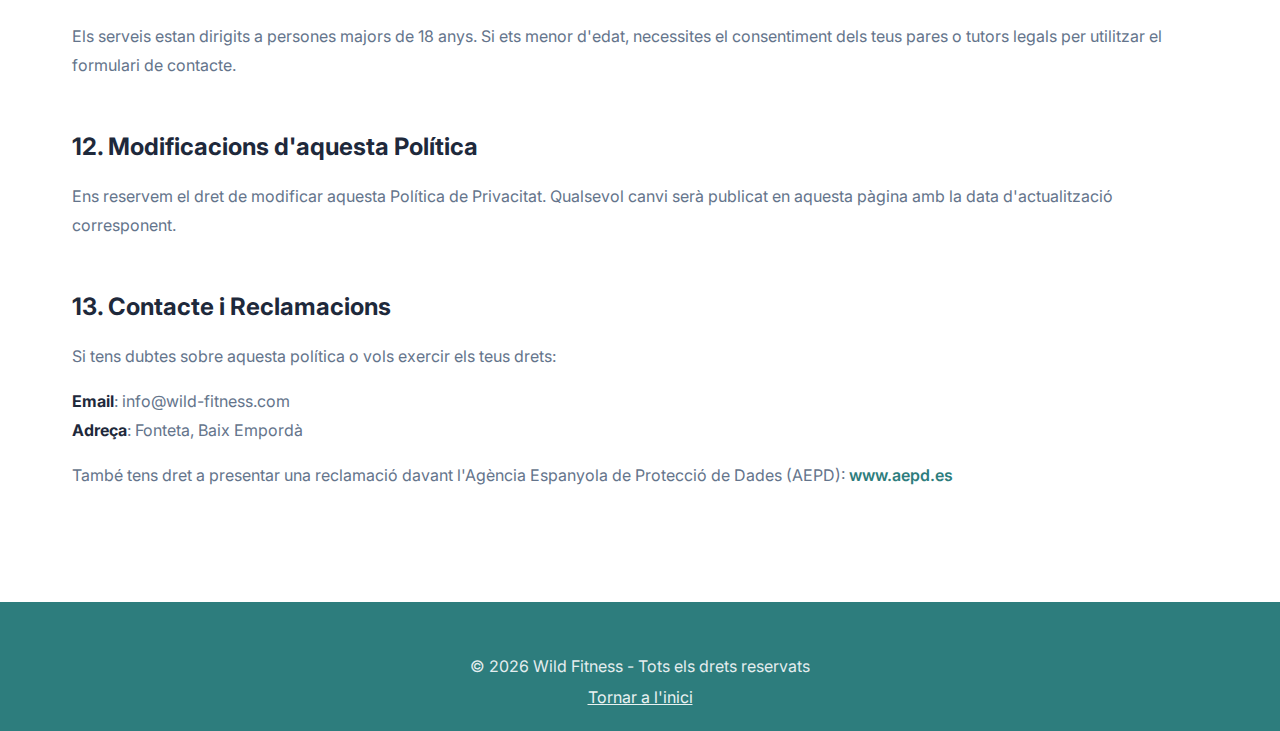
<file: politica-privacitat.html>
<!DOCTYPE html>
<html lang="ca">
<head>
    <meta charset="UTF-8">
    <meta name="viewport" content="width=device-width, initial-scale=1.0">
    <meta name="robots" content="noindex, follow">
    <title>Política de Privacitat - Wild Fitness</title>
    <link rel="stylesheet" href="styles.css">
    <link rel="preconnect" href="https://fonts.googleapis.com">
    <link rel="preconnect" href="https://fonts.gstatic.com" crossorigin>
    <link href="https://fonts.googleapis.com/css2?family=Inter:wght@300;400;500;600;700&display=swap" rel="stylesheet">
</head>
<body>
    <!-- Header -->
    <header class="header">
        <div class="container">
            <div class="header-content">
                <div class="logo">
                    <a href="/" aria-label="Wild Fitness - Inici">
                        <span class="logo-text">WILD FITNESS</span>
                    </a>
                </div>
            </div>
        </div>
    </header>

    <!-- Legal Content -->
    <main class="legal-page">
        <div class="container">
            <h1>Política de Privacitat</h1>
            <p class="last-updated">Última actualització: 19 de gener de 2026</p>

            <section>
                <h2>1. Informació General</h2>
                <p>Wild Fitness, amb domicili a Fonteta, Baix Empordà, és el responsable del tractament de les dades personals que l'usuari proporciona a través d'aquest lloc web.</p>
                <p>El nostre compromís és protegir la privacitat i les dades personals dels nostres usuaris d'acord amb el Reglament General de Protecció de Dades (RGPD) i la Llei Orgànica de Protecció de Dades (LOPD).</p>
            </section>

            <section>
                <h2>2. Dades que Recollim</h2>
                <p>Recollim i processem les següents dades personals quan utilitzes els nostres serveis:</p>
                <ul>
                    <li><strong>Dades d'identificació</strong>: Nom complet</li>
                    <li><strong>Dades de contacte</strong>: Adreça de correu electrònic, número de telèfon</li>
                    <li><strong>Dades de participació</strong>: Nivell d'experiència en trail running</li>
                    <li><strong>Comunicacions</strong>: Missatges enviats a través del formulari de contacte</li>
                    <li><strong>Dades tècniques</strong>: Adreça IP, tipus de navegador, informació del dispositiu</li>
                </ul>
            </section>

            <section>
                <h2>3. Finalitat del Tractament</h2>
                <p>Les dades personals recollides s'utilitzen per a:</p>
                <ul>
                    <li>Respondre a les consultes enviades a través del formulari de contacte</li>
                    <li>Proporcionar informació sobre els nostres serveis d'entrenament</li>
                    <li>Gestionar inscripcions a sessions i classes</li>
                    <li>Enviar comunicacions relacionades amb els serveis contractats</li>
                    <li>Complir amb obligacions legals i reglamentàries</li>
                    <li>Millorar la funcionalitat i experiència del lloc web</li>
                </ul>
            </section>

            <section>
                <h2>4. Base Legal del Tractament</h2>
                <p>El tractament de les dades personals es basa en:</p>
                <ul>
                    <li><strong>Consentiment</strong>: Quan envies el formulari de contacte</li>
                    <li><strong>Execució de contracte</strong>: Per gestionar els serveis contractats</li>
                    <li><strong>Interès legítim</strong>: Per millorar els nostres serveis</li>
                    <li><strong>Compliment legal</strong>: Quan la llei ens obliga a conservar dades</li>
                </ul>
            </section>

            <section>
                <h2>5. Conservació de les Dades</h2>
                <p>Les dades personals es conservaran durant:</p>
                <ul>
                    <li>El temps necessari per a la finalitat per la qual van ser recollides</li>
                    <li>Mentre duri la relació contractual o comercial</li>
                    <li>Durant els terminis legals aplicables (fiscals, laborals, etc.)</li>
                    <li>Fins que l'usuari sol·liciti la seva supressió</li>
                </ul>
                <p>Transcorreguts aquests terminis, les dades seran eliminades o anonimitzades.</p>
            </section>

            <section>
                <h2>6. Destinataris de les Dades</h2>
                <p>Les dades personals poden ser compartides amb:</p>
                <ul>
                    <li><strong>Proveïdors de serveis</strong>: Formspree (gestió de formularis), serveis d'emmagatzematge al núvol</li>
                    <li><strong>Autoritats públiques</strong>: Quan sigui requerit per llei</li>
                    <li><strong>Serveis tècnics</strong>: Proveïdors d'hosting i manteniment web</li>
                </ul>
                <p>Tots els proveïdors compleixen amb el RGPD i tenen signats acords de confidencialitat.</p>
            </section>

            <section>
                <h2>7. Drets de l'Usuari</h2>
                <p>Tens dret a:</p>
                <ul>
                    <li><strong>Accés</strong>: Obtenir confirmació de si tractem les teves dades</li>
                    <li><strong>Rectificació</strong>: Corregir dades inexactes o incompletes</li>
                    <li><strong>Supressió</strong>: Sol·licitar l'eliminació de les teves dades</li>
                    <li><strong>Oposició</strong>: Oposar-te al tractament de les teves dades</li>
                    <li><strong>Limitació</strong>: Sol·licitar la limitació del tractament</li>
                    <li><strong>Portabilitat</strong>: Rebre les teves dades en format estructurat</li>
                    <li><strong>Retirar el consentiment</strong>: En qualsevol moment</li>
                </ul>
                <p>Per exercir aquests drets, pots contactar-nos a: <strong>info@wild-fitness.com</strong></p>
            </section>

            <section>
                <h2>8. Mesures de Seguretat</h2>
                <p>Implementem mesures tècniques i organitzatives per protegir les dades personals:</p>
                <ul>
                    <li>Xifratge SSL/TLS en totes les comunicacions</li>
                    <li>Accés restringit a les dades personals</li>
                    <li>Còpies de seguretat periòdiques</li>
                    <li>Formació del personal en protecció de dades</li>
                    <li>Auditories de seguretat regulars</li>
                </ul>
            </section>

            <section>
                <h2>9. Cookies i Tecnologies Similars</h2>
                <p>Aquest lloc web utilitza cookies. Per a més informació, consulta la nostra <a href="/cookies.html">Política de Cookies</a>.</p>
            </section>

            <section>
                <h2>10. Transferències Internacionals</h2>
                <p>Alguns dels serveis que utilitzem poden implicar transferències de dades fora de l'Espai Econòmic Europeu (EEE). En aquests casos, ens assegurem que existeixen garanties adequades segons el RGPD.</p>
            </section>

            <section>
                <h2>11. Menors d'Edat</h2>
                <p>Els serveis estan dirigits a persones majors de 18 anys. Si ets menor d'edat, necessites el consentiment dels teus pares o tutors legals per utilitzar el formulari de contacte.</p>
            </section>

            <section>
                <h2>12. Modificacions d'aquesta Política</h2>
                <p>Ens reservem el dret de modificar aquesta Política de Privacitat. Qualsevol canvi serà publicat en aquesta pàgina amb la data d'actualització corresponent.</p>
            </section>

            <section>
                <h2>13. Contacte i Reclamacions</h2>
                <p>Si tens dubtes sobre aquesta política o vols exercir els teus drets:</p>
                <p><strong>Email</strong>: info@wild-fitness.com<br>
                <strong>Adreça</strong>: Fonteta, Baix Empordà</p>
                <p>També tens dret a presentar una reclamació davant l'Agència Espanyola de Protecció de Dades (AEPD): <a href="https://www.aepd.es" target="_blank" rel="noopener">www.aepd.es</a></p>
            </section>
        </div>
    </main>

    <!-- Footer -->
    <footer class="footer">
        <div class="container">
            <p>&copy; 2026 Wild Fitness - Tots els drets reservats</p>
            <p><a href="/" style="color: white;">Tornar a l'inici</a></p>
        </div>
    </footer>

    <style>
        .legal-page {
            padding: var(--spacing-xl) 0;
            min-height: 70vh;
            background: var(--bg-white);
        }

        .legal-page h1 {
            font-size: clamp(2rem, 5vw, 3rem);
            color: var(--primary-color);
            margin-bottom: var(--spacing-sm);
        }

        .last-updated {
            color: var(--text-secondary);
            font-size: 0.95rem;
            margin-bottom: var(--spacing-lg);
            font-style: italic;
        }

        .legal-page section {
            margin-bottom: var(--spacing-lg);
        }

        .legal-page h2 {
            font-size: 1.5rem;
            color: var(--text-primary);
            margin-bottom: var(--spacing-sm);
            margin-top: var(--spacing-md);
        }

        .legal-page p {
            color: var(--text-secondary);
            line-height: 1.8;
            margin-bottom: var(--spacing-sm);
        }

        .legal-page ul {
            margin: var(--spacing-sm) 0;
            padding-left: var(--spacing-lg);
        }

        .legal-page li {
            color: var(--text-secondary);
            line-height: 1.8;
            margin-bottom: 0.5rem;
        }

        .legal-page a {
            color: var(--primary-color);
            text-decoration: none;
            font-weight: 600;
        }

        .legal-page a:hover {
            color: var(--secondary-color);
            text-decoration: underline;
        }

        .legal-page strong {
            color: var(--text-primary);
        }
    </style>
</body>
</html>
</file>
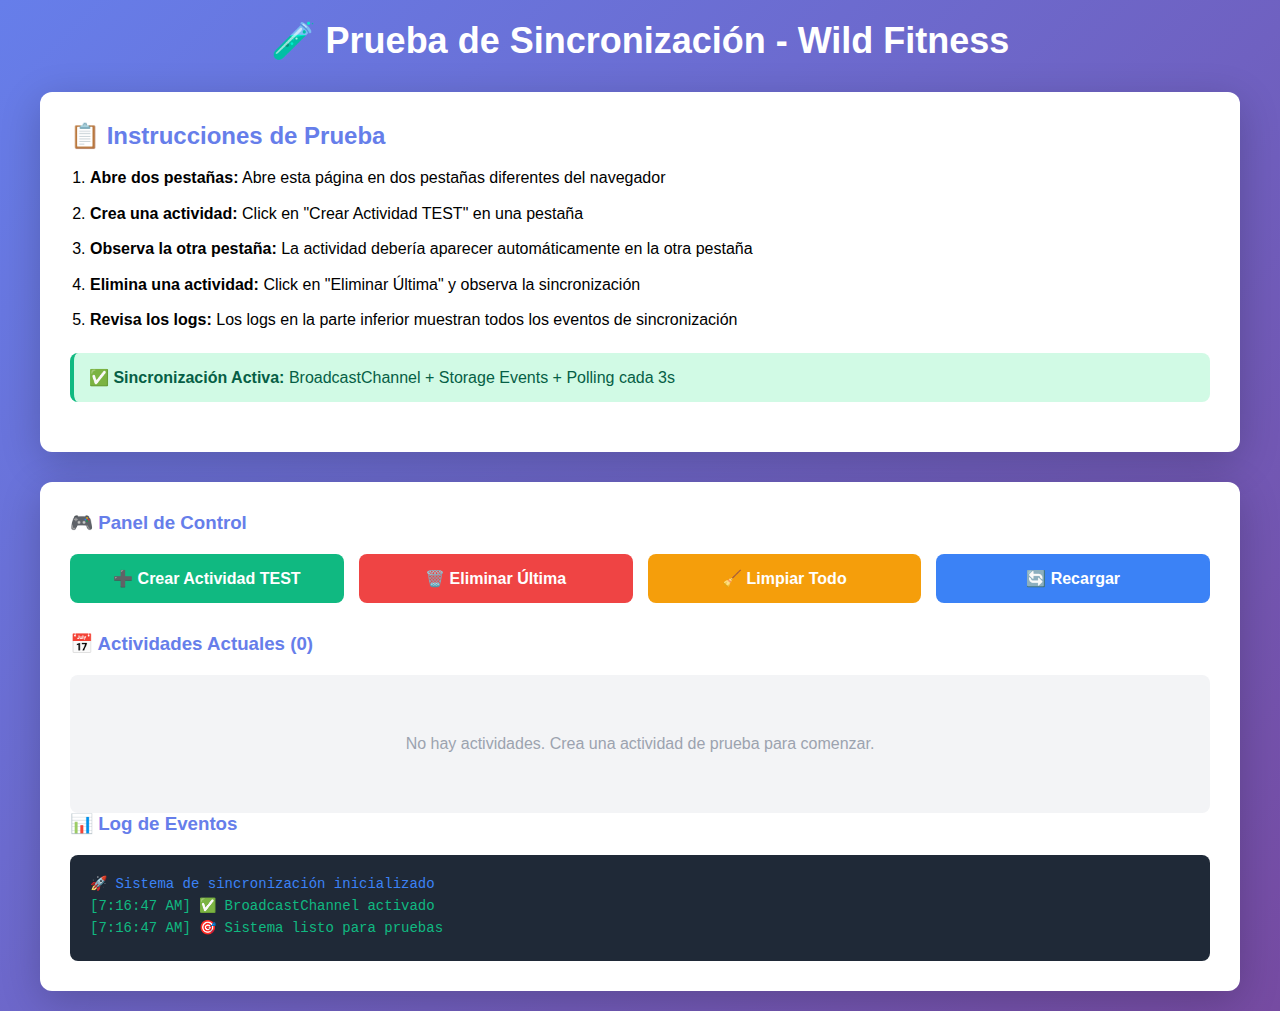
<file: PRUEBA_SINCRONIZACION.html>
<!DOCTYPE html>
<html lang="es">
<head>
    <meta charset="UTF-8">
    <meta name="viewport" content="width=device-width, initial-scale=1.0">
    <title>Prueba de Sincronización - Wild Fitness</title>
    <style>
        * {
            margin: 0;
            padding: 0;
            box-sizing: border-box;
        }
        
        body {
            font-family: 'Segoe UI', Tahoma, Geneva, Verdana, sans-serif;
            background: linear-gradient(135deg, #667eea 0%, #764ba2 100%);
            min-height: 100vh;
            padding: 20px;
        }
        
        .container {
            max-width: 1200px;
            margin: 0 auto;
        }
        
        h1 {
            color: white;
            text-align: center;
            margin-bottom: 30px;
            font-size: 36px;
        }
        
        .instructions {
            background: white;
            padding: 30px;
            border-radius: 12px;
            margin-bottom: 30px;
            box-shadow: 0 10px 40px rgba(0,0,0,0.2);
        }
        
        .instructions h2 {
            color: #667eea;
            margin-bottom: 15px;
        }
        
        .instructions ol {
            margin-left: 20px;
        }
        
        .instructions li {
            margin-bottom: 10px;
            line-height: 1.6;
        }
        
        .test-panel {
            background: white;
            padding: 30px;
            border-radius: 12px;
            box-shadow: 0 10px 40px rgba(0,0,0,0.2);
        }
        
        .test-panel h3 {
            color: #667eea;
            margin-bottom: 20px;
        }
        
        .button-group {
            display: grid;
            grid-template-columns: repeat(auto-fit, minmax(200px, 1fr));
            gap: 15px;
            margin-bottom: 30px;
        }
        
        button {
            padding: 15px 25px;
            font-size: 16px;
            font-weight: 600;
            border: none;
            border-radius: 8px;
            cursor: pointer;
            transition: all 0.3s ease;
        }
        
        .btn-create {
            background: #10b981;
            color: white;
        }
        
        .btn-create:hover {
            background: #059669;
            transform: translateY(-2px);
            box-shadow: 0 4px 12px rgba(16, 185, 129, 0.3);
        }
        
        .btn-delete {
            background: #ef4444;
            color: white;
        }
        
        .btn-delete:hover {
            background: #dc2626;
            transform: translateY(-2px);
            box-shadow: 0 4px 12px rgba(239, 68, 68, 0.3);
        }
        
        .btn-clear {
            background: #f59e0b;
            color: white;
        }
        
        .btn-clear:hover {
            background: #d97706;
            transform: translateY(-2px);
            box-shadow: 0 4px 12px rgba(245, 158, 11, 0.3);
        }
        
        .btn-info {
            background: #3b82f6;
            color: white;
        }
        
        .btn-info:hover {
            background: #2563eb;
            transform: translateY(-2px);
            box-shadow: 0 4px 12px rgba(59, 130, 246, 0.3);
        }
        
        .activities-display {
            background: #f3f4f6;
            padding: 20px;
            border-radius: 8px;
            max-height: 400px;
            overflow-y: auto;
        }
        
        .activity-item {
            background: white;
            padding: 15px;
            border-radius: 6px;
            margin-bottom: 10px;
            border-left: 4px solid #667eea;
        }
        
        .activity-item h4 {
            color: #1f2937;
            margin-bottom: 5px;
        }
        
        .activity-item p {
            color: #6b7280;
            font-size: 14px;
            margin: 3px 0;
        }
        
        .empty-state {
            text-align: center;
            color: #9ca3af;
            padding: 40px 20px;
        }
        
        .log {
            background: #1f2937;
            color: #10b981;
            padding: 20px;
            border-radius: 8px;
            max-height: 300px;
            overflow-y: auto;
            font-family: 'Courier New', monospace;
            font-size: 14px;
            margin-top: 20px;
        }
        
        .log-entry {
            margin-bottom: 5px;
        }
        
        .log-entry.success {
            color: #10b981;
        }
        
        .log-entry.error {
            color: #ef4444;
        }
        
        .log-entry.info {
            color: #3b82f6;
        }
        
        .alert {
            padding: 15px;
            border-radius: 8px;
            margin-bottom: 20px;
        }
        
        .alert-success {
            background: #d1fae5;
            color: #065f46;
            border-left: 4px solid #10b981;
        }
        
        .alert-warning {
            background: #fef3c7;
            color: #92400e;
            border-left: 4px solid #f59e0b;
        }
    </style>
</head>
<body>
    <div class="container">
        <h1>🧪 Prueba de Sincronización - Wild Fitness</h1>
        
        <div class="instructions">
            <h2>📋 Instrucciones de Prueba</h2>
            <ol>
                <li><strong>Abre dos pestañas:</strong> Abre esta página en dos pestañas diferentes del navegador</li>
                <li><strong>Crea una actividad:</strong> Click en "Crear Actividad TEST" en una pestaña</li>
                <li><strong>Observa la otra pestaña:</strong> La actividad debería aparecer automáticamente en la otra pestaña</li>
                <li><strong>Elimina una actividad:</strong> Click en "Eliminar Última" y observa la sincronización</li>
                <li><strong>Revisa los logs:</strong> Los logs en la parte inferior muestran todos los eventos de sincronización</li>
            </ol>
            
            <div class="alert alert-success" style="margin-top: 20px;">
                <strong>✅ Sincronización Activa:</strong> BroadcastChannel + Storage Events + Polling cada 3s
            </div>
        </div>
        
        <div class="test-panel">
            <h3>🎮 Panel de Control</h3>
            
            <div class="button-group">
                <button class="btn-create" onclick="createTestActivity()">
                    ➕ Crear Actividad TEST
                </button>
                <button class="btn-delete" onclick="deleteLastActivity()">
                    🗑️ Eliminar Última
                </button>
                <button class="btn-clear" onclick="clearAllActivities()">
                    🧹 Limpiar Todo
                </button>
                <button class="btn-info" onclick="loadActivities()">
                    🔄 Recargar
                </button>
            </div>
            
            <h3>📅 Actividades Actuales (<span id="activityCount">0</span>)</h3>
            <div class="activities-display" id="activitiesDisplay">
                <div class="empty-state">
                    No hay actividades. Crea una actividad de prueba para comenzar.
                </div>
            </div>
            
            <h3>📊 Log de Eventos</h3>
            <div class="log" id="logDisplay">
                <div class="log-entry info">🚀 Sistema de sincronización inicializado</div>
            </div>
        </div>
    </div>

    <script>
        const STORAGE_KEY = 'wild_fitness_activities';
        let activities = [];
        let syncChannel;
        
        // Initialize BroadcastChannel
        try {
            syncChannel = new BroadcastChannel('wild_fitness_sync');
            
            syncChannel.onmessage = (event) => {
                if (event.data.type === 'activities_updated') {
                    addLog('🔄 Sincronización recibida via BroadcastChannel', 'success');
                    loadActivities();
                }
            };
            
            addLog('✅ BroadcastChannel activado', 'success');
        } catch (e) {
            addLog('⚠️ BroadcastChannel no disponible, usando fallbacks', 'error');
        }
        
        // Listen for storage events
        window.addEventListener('storage', (e) => {
            if (e.key === STORAGE_KEY) {
                addLog('🔄 Storage event detectado', 'info');
                loadActivities();
            }
        });
        
        // Polling fallback
        setInterval(() => {
            const stored = localStorage.getItem(STORAGE_KEY);
            const currentStored = JSON.stringify(activities);
            if (stored !== currentStored) {
                addLog('🔄 Cambio detectado via polling', 'info');
                loadActivities();
            }
        }, 3000);
        
        // Load activities
        function loadActivities() {
            try {
                const stored = localStorage.getItem(STORAGE_KEY);
                activities = stored ? JSON.parse(stored) : [];
                renderActivities();
                document.getElementById('activityCount').textContent = activities.length;
            } catch (error) {
                addLog('❌ Error cargando actividades: ' + error.message, 'error');
            }
        }
        
        // Save activities
        function saveActivities() {
            try {
                localStorage.setItem(STORAGE_KEY, JSON.stringify(activities));
                
                // Broadcast to other tabs
                if (syncChannel) {
                    syncChannel.postMessage({ type: 'activities_updated', timestamp: Date.now() });
                    addLog('📡 Mensaje de sync enviado via BroadcastChannel', 'success');
                }
                
                // Trigger storage event
                window.dispatchEvent(new StorageEvent('storage', {
                    key: STORAGE_KEY,
                    newValue: JSON.stringify(activities),
                    url: window.location.href
                }));
                
                addLog('💾 Actividades guardadas en localStorage', 'success');
                loadActivities();
            } catch (error) {
                addLog('❌ Error guardando: ' + error.message, 'error');
            }
        }
        
        // Create test activity
        function createTestActivity() {
            const activity = {
                id: Date.now(),
                title: 'Trail Running TEST ' + new Date().toLocaleTimeString(),
                type: 'trail',
                date: new Date().toISOString().split('T')[0],
                time: '09:00',
                location: 'Test Location',
                capacity: 10,
                enrolled: 0,
                participants: [],
                createdAt: new Date().toISOString()
            };
            
            activities.push(activity);
            saveActivities();
            addLog('➕ Actividad creada: ' + activity.title, 'success');
        }
        
        // Delete last activity
        function deleteLastActivity() {
            if (activities.length === 0) {
                addLog('⚠️ No hay actividades para eliminar', 'error');
                return;
            }
            
            const deleted = activities.pop();
            saveActivities();
            addLog('🗑️ Actividad eliminada: ' + deleted.title, 'info');
        }
        
        // Clear all activities
        function clearAllActivities() {
            if (confirm('¿Estás seguro de eliminar TODAS las actividades?')) {
                activities = [];
                saveActivities();
                addLog('🧹 Todas las actividades eliminadas', 'info');
            }
        }
        
        // Render activities
        function renderActivities() {
            const container = document.getElementById('activitiesDisplay');
            
            if (activities.length === 0) {
                container.innerHTML = '<div class="empty-state">No hay actividades. Crea una actividad de prueba para comenzar.</div>';
                return;
            }
            
            container.innerHTML = activities.map(activity => `
                <div class="activity-item">
                    <h4>🏃 ${activity.title}</h4>
                    <p><strong>Fecha:</strong> ${activity.date} a las ${activity.time}</p>
                    <p><strong>Ubicación:</strong> ${activity.location}</p>
                    <p><strong>Capacidad:</strong> ${activity.enrolled}/${activity.capacity}</p>
                    <p style="font-size: 12px; color: #9ca3af;">ID: ${activity.id}</p>
                </div>
            `).join('');
        }
        
        // Add log entry
        function addLog(message, type = 'info') {
            const logDisplay = document.getElementById('logDisplay');
            const entry = document.createElement('div');
            entry.className = `log-entry ${type}`;
            entry.textContent = `[${new Date().toLocaleTimeString()}] ${message}`;
            logDisplay.appendChild(entry);
            logDisplay.scrollTop = logDisplay.scrollHeight;
            
            console.log(message);
        }
        
        // Initialize
        loadActivities();
        addLog('🎯 Sistema listo para pruebas', 'success');
    </script>
</body>
</html>
</file>
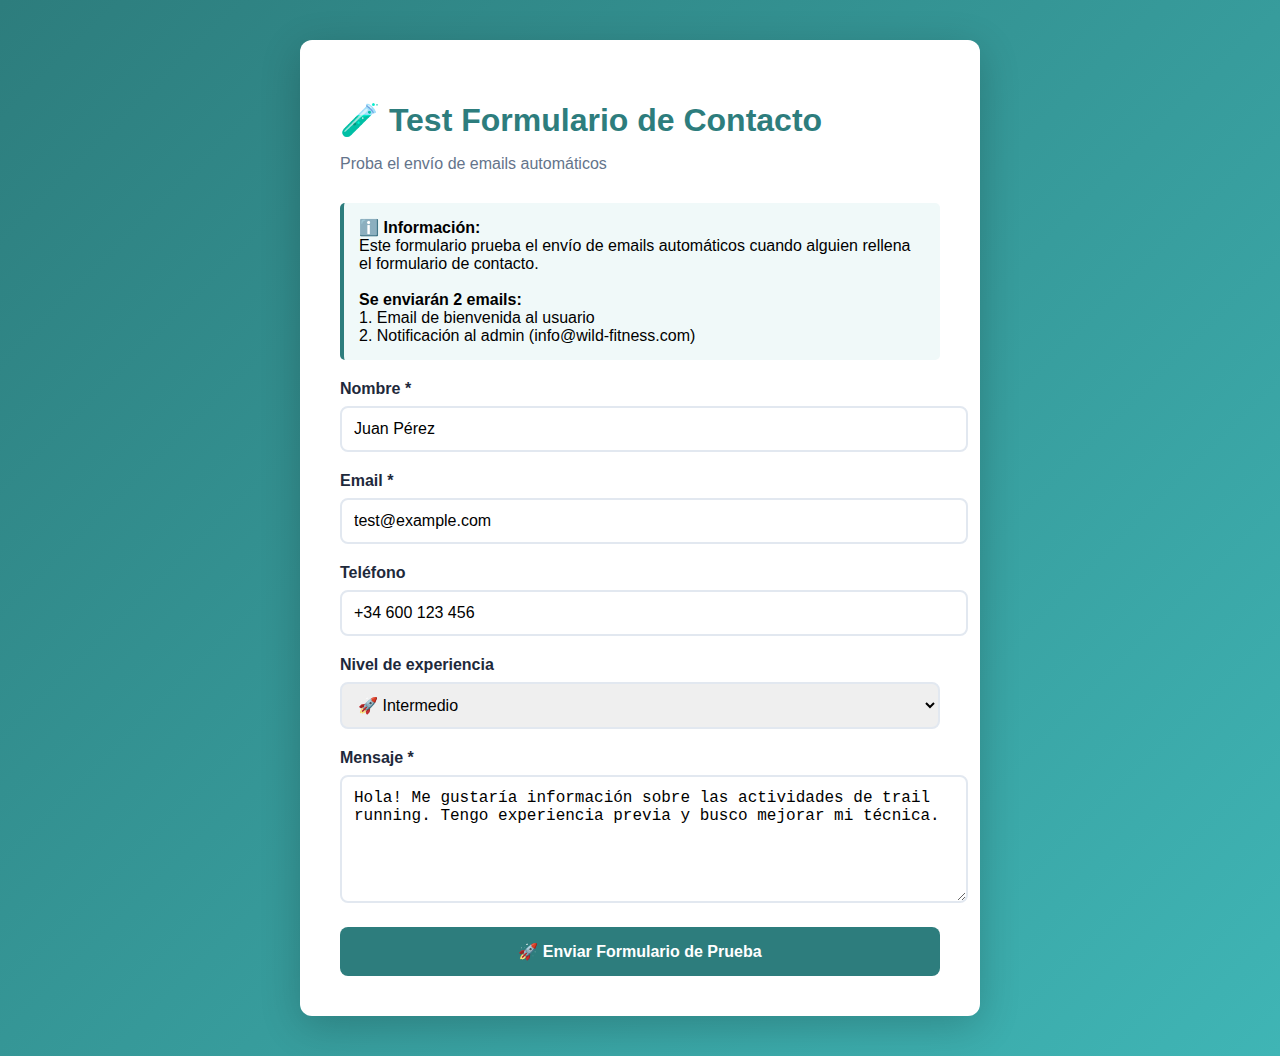
<file: test-form.html>
<!DOCTYPE html>
<html lang="ca">
<head>
    <meta charset="UTF-8">
    <meta name="viewport" content="width=device-width, initial-scale=1.0">
    <title>Test Formulario - Wild Fitness</title>
    <style>
        body {
            font-family: 'Segoe UI', Tahoma, Geneva, Verdana, sans-serif;
            background: linear-gradient(135deg, #2d7d7d 0%, #3fb5b5 100%);
            padding: 40px 20px;
            margin: 0;
        }
        .container {
            max-width: 600px;
            margin: 0 auto;
            background: white;
            border-radius: 12px;
            padding: 40px;
            box-shadow: 0 10px 40px rgba(0,0,0,0.2);
        }
        h1 {
            color: #2d7d7d;
            margin-bottom: 10px;
        }
        p {
            color: #64748b;
            margin-bottom: 30px;
        }
        .form-group {
            margin-bottom: 20px;
        }
        label {
            display: block;
            margin-bottom: 8px;
            color: #1e293b;
            font-weight: 600;
        }
        input, textarea, select {
            width: 100%;
            padding: 12px;
            border: 2px solid #e2e8f0;
            border-radius: 8px;
            font-size: 16px;
            transition: border-color 0.3s;
        }
        input:focus, textarea:focus, select:focus {
            outline: none;
            border-color: #2d7d7d;
        }
        textarea {
            resize: vertical;
            min-height: 100px;
        }
        button {
            width: 100%;
            background: #2d7d7d;
            color: white;
            border: none;
            padding: 15px;
            border-radius: 8px;
            font-size: 16px;
            font-weight: 600;
            cursor: pointer;
            transition: background 0.3s;
        }
        button:hover {
            background: #236565;
        }
        button:disabled {
            background: #94a3b8;
            cursor: not-allowed;
        }
        .result {
            margin-top: 20px;
            padding: 20px;
            border-radius: 8px;
            display: none;
        }
        .result.success {
            background: #d1fae5;
            border: 2px solid #10b981;
            color: #065f46;
        }
        .result.error {
            background: #fee2e2;
            border: 2px solid #ef4444;
            color: #991b1b;
        }
        .result.loading {
            background: #dbeafe;
            border: 2px solid #3b82f6;
            color: #1e40af;
        }
        pre {
            background: #1e293b;
            color: #e2e8f0;
            padding: 15px;
            border-radius: 8px;
            overflow-x: auto;
            font-size: 14px;
            margin-top: 10px;
        }
        .info {
            background: #f0f9f9;
            border-left: 4px solid #2d7d7d;
            padding: 15px;
            margin-bottom: 20px;
            border-radius: 5px;
        }
    </style>
</head>
<body>
    <div class="container">
        <h1>🧪 Test Formulario de Contacto</h1>
        <p>Proba el envío de emails automáticos</p>

        <div class="info">
            <strong>ℹ️ Información:</strong><br>
            Este formulario prueba el envío de emails automáticos cuando alguien rellena el formulario de contacto.<br><br>
            <strong>Se enviarán 2 emails:</strong><br>
            1. Email de bienvenida al usuario<br>
            2. Notificación al admin (info@wild-fitness.com)
        </div>

        <form id="testForm">
            <div class="form-group">
                <label for="name">Nombre *</label>
                <input type="text" id="name" name="name" value="Juan Pérez" required>
            </div>

            <div class="form-group">
                <label for="email">Email *</label>
                <input type="email" id="email" name="email" value="test@example.com" required>
            </div>

            <div class="form-group">
                <label for="phone">Teléfono</label>
                <input type="tel" id="phone" name="phone" value="+34 600 123 456">
            </div>

            <div class="form-group">
                <label for="level">Nivel de experiencia</label>
                <select id="level" name="level">
                    <option value="">Selecciona</option>
                    <option value="beginner">🌱 Principiante</option>
                    <option value="intermediate" selected>🚀 Intermedio</option>
                    <option value="advanced">⭐ Avanzado</option>
                </select>
            </div>

            <div class="form-group">
                <label for="message">Mensaje *</label>
                <textarea id="message" name="message" required>Hola! Me gustaría información sobre las actividades de trail running. Tengo experiencia previa y busco mejorar mi técnica.</textarea>
            </div>

            <button type="submit">🚀 Enviar Formulario de Prueba</button>
        </form>

        <div id="result" class="result"></div>
    </div>

    <script>
        const form = document.getElementById('testForm');
        const resultDiv = document.getElementById('result');

        form.addEventListener('submit', async (e) => {
            e.preventDefault();

            const submitBtn = form.querySelector('button');
            submitBtn.disabled = true;
            submitBtn.textContent = '⏳ Enviando...';

            resultDiv.className = 'result loading';
            resultDiv.style.display = 'block';
            resultDiv.innerHTML = '🔄 Enviando emails...';

            try {
                const formData = new FormData(form);
                const data = {
                    name: formData.get('name'),
                    email: formData.get('email'),
                    phone: formData.get('phone'),
                    level: getLevelText(formData.get('level')),
                    message: formData.get('message')
                };

                console.log('📤 Enviando datos:', data);

                const response = await fetch('/api/send-welcome-email', {
                    method: 'POST',
                    headers: {
                        'Content-Type': 'application/json'
                    },
                    body: JSON.stringify(data)
                });

                const result = await response.json();
                console.log('📥 Respuesta:', result);

                if (response.ok && result.success) {
                    resultDiv.className = 'result success';
                    resultDiv.innerHTML = `
                        <strong>✅ ¡ÉXITO!</strong><br><br>
                        📧 Email de bienvenida enviado: ${result.welcomeEmailSent ? '✅ Sí' : '❌ No'}<br>
                        📧 Notificación al admin enviada: ${result.notificationSent ? '✅ Sí' : '❌ No'}<br><br>
                        <strong>Revisa tu email:</strong> ${data.email}<br>
                        <strong>Y el email del admin:</strong> info@wild-fitness.com
                        <pre>${JSON.stringify(result, null, 2)}</pre>
                    `;
                } else {
                    throw new Error(result.error || 'Error desconocido');
                }

            } catch (error) {
                console.error('❌ Error:', error);
                resultDiv.className = 'result error';
                resultDiv.innerHTML = `
                    <strong>❌ ERROR</strong><br><br>
                    ${error.message}<br><br>
                    <strong>Posibles causas:</strong><br>
                    • El Worker no está desplegado<br>
                    • RESEND_API_KEY no configurada<br>
                    • Dominio no verificado en Resend<br>
                    • Error de CORS<br><br>
                    <strong>Mira la consola (F12) para más detalles</strong>
                    <pre>${error.stack || error.message}</pre>
                `;
            } finally {
                submitBtn.disabled = false;
                submitBtn.textContent = '🚀 Enviar Formulario de Prueba';
            }
        });

        function getLevelText(level) {
            const levels = {
                'beginner': '🌱 Principiant',
                'intermediate': '🚀 Intermedi',
                'advanced': '⭐ Avançat'
            };
            return levels[level] || 'No especificat';
        }
    </script>
</body>
</html>
</file>
<file: styles.css>
/* ============================================
   WILD FITNESS - MINIMAL DESIGN
   Inspired by wildbreathing.com
   Version: 3.0 - Turquoise/Teal Mountain Palette
   Last Updated: 2024
   ============================================ */

/* ============================================
   RESET & BASE
   ============================================ */
* {
    margin: 0;
    padding: 0;
    box-sizing: border-box;
}

:root {
    /* Colors - Turquoise/Teal Mountain inspired */
    --primary-color: #2d7d7d;       /* Deep teal */
    --secondary-color: #3fb5b5;     /* Bright turquoise */
    --accent-color: #5fcaca;        /* Light turquoise */
    --overlay-color: rgba(45, 125, 125, 0.75); /* Teal overlay */
    --success-color: #10b981;       /* Green success */
    --error-color: #ef4444;         /* Red error */
    --warning-color: #f59e0b;       /* Orange warning */
    
    /* Neutrals */
    --text-primary: #1e293b;        /* Dark slate */
    --text-secondary: #64748b;      /* Slate gray */
    --text-light: #f8fafc;          /* Cool white */
    --bg-white: #ffffff;
    --bg-light: #f0f9f9;            /* Light teal background */
    --bg-gradient: linear-gradient(135deg, #f0f9f9 0%, #e0f2f2 100%);
    --border-color: #b8e0e0;        /* Light teal border */
    
    /* Typography */
    --font-primary: 'Inter', -apple-system, BlinkMacSystemFont, 'Segoe UI', sans-serif;
    
    /* Spacing */
    --spacing-xs: 0.5rem;
    --spacing-sm: 1rem;
    --spacing-md: 2rem;
    --spacing-lg: 3rem;
    --spacing-xl: 4rem;
    
    /* 🟡 IMPORTANTE: Variables ajustadas para mobile */
    
    /* Effects */
    --shadow-sm: 0 1px 3px rgba(0, 0, 0, 0.08);
    --shadow-md: 0 4px 12px rgba(0, 0, 0, 0.1);
    --shadow-lg: 0 10px 30px rgba(45, 125, 125, 0.15);
    --shadow-hover: 0 8px 24px rgba(45, 125, 125, 0.25);
    --transition: all 0.3s cubic-bezier(0.4, 0, 0.2, 1);
    --transition-fast: all 0.15s cubic-bezier(0.4, 0, 0.2, 1);
    
    /* Border Radius */
    --radius-sm: 6px;
    --radius-md: 12px;
    --radius-lg: 20px;
    --radius-full: 9999px;
}

html {
    scroll-behavior: smooth;
    scroll-padding-top: 80px; /* Para navegación sticky */
}

body {
    font-family: var(--font-primary);
    color: var(--text-primary);
    line-height: 1.6;
    background: var(--bg-white);
    overflow-x: hidden;
    -webkit-font-smoothing: antialiased;
    -moz-osx-font-smoothing: grayscale;
}

/* Mejora de selección de texto */
::selection {
    background: var(--accent-color);
    color: white;
}

::-moz-selection {
    background: var(--accent-color);
    color: white;
}

/* Scrollbar personalizado */
::-webkit-scrollbar {
    width: 10px;
}

::-webkit-scrollbar-track {
    background: var(--bg-light);
}

::-webkit-scrollbar-thumb {
    background: var(--secondary-color);
    border-radius: 5px;
}

::-webkit-scrollbar-thumb:hover {
    background: var(--primary-color);
}

.container {
    max-width: 1200px;
    margin: 0 auto;
    padding: 0 var(--spacing-md);
}

/* Animaciones globales */
@keyframes fadeIn {
    from {
        opacity: 0;
    }
    to {
        opacity: 1;
    }
}

@keyframes fadeInUp {
    from {
        opacity: 0;
        transform: translateY(30px);
    }
    to {
        opacity: 1;
        transform: translateY(0);
    }
}

@keyframes slideInLeft {
    from {
        opacity: 0;
        transform: translateX(-30px);
    }
    to {
        opacity: 1;
        transform: translateX(0);
    }
}

@keyframes slideInRight {
    from {
        opacity: 0;
        transform: translateX(30px);
    }
    to {
        opacity: 1;
        transform: translateX(0);
    }
}

@keyframes pulse {
    0%, 100% {
        transform: scale(1);
    }
    50% {
        transform: scale(1.05);
    }
}

@keyframes bounce {
    0%, 100% {
        transform: translateY(0);
    }
    50% {
        transform: translateY(-10px);
    }
}

/* ============================================
   HEADER - Mejorado con UX intuitiva
   ============================================ */
.header {
    background: rgba(255, 255, 255, 0.98);
    padding: 1rem 0;
    border-bottom: 1px solid var(--border-color);
    position: sticky;
    top: 0;
    z-index: 1000;
    backdrop-filter: blur(20px);
    box-shadow: 0 2px 10px rgba(0, 0, 0, 0.02);
    transition: var(--transition);
    will-change: padding, box-shadow;
}

.header.scrolled {
    padding: 0.75rem 0;
    box-shadow: 0 4px 20px rgba(0, 0, 0, 0.08);
}

.header-content {
    display: flex;
    justify-content: space-between;
    align-items: center;
}

.logo {
    transition: var(--transition-fast);
}

.logo:hover {
    transform: scale(1.05);
}

.logo-text {
    font-size: 1.5rem;
    font-weight: 700;
    letter-spacing: 2px;
    color: var(--primary-color);
    background: linear-gradient(135deg, var(--primary-color), var(--secondary-color));
    -webkit-background-clip: text;
    -webkit-text-fill-color: transparent;
    background-clip: text;
    transition: var(--transition);
}

/* 🔴 CRÍTICO: Optimizar logo para móviles pequeños */
@media (max-width: 480px) {
    .logo-text {
        font-size: 1.2rem; /* Reducido de 1.5rem */
        letter-spacing: 1px; /* Reducido de 2px */
    }
    
    .logo-icon {
        font-size: 1.3rem;
    }
}

/* 🔴 CRÍTICO: Optimizar logo para móviles pequeños */
@media (max-width: 480px) {
    .logo-text {
        font-size: 1.2rem;
        letter-spacing: 1px;
    }
    
    .logo-icon {
        font-size: 1.3rem;
    }
}

/* Navegación mejorada */
.nav-list {
    display: flex;
    gap: var(--spacing-md);
    list-style: none;
    margin: 0;
    padding: 0;
}

.nav-link {
    color: var(--text-secondary);
    text-decoration: none;
    font-weight: 500;
    font-size: 0.95rem;
    padding: 0.5rem 1rem;
    border-radius: var(--radius-full);
    transition: var(--transition-fast);
    position: relative;
}

.nav-link::after {
    content: '';
    position: absolute;
    bottom: 0;
    left: 50%;
    transform: translateX(-50%) scaleX(0);
    width: 60%;
    height: 2px;
    background: var(--secondary-color);
    transition: var(--transition-fast);
}

.nav-link:hover {
    color: var(--primary-color);
    background: var(--bg-light);
}

.nav-link:hover::after {
    transform: translateX(-50%) scaleX(1);
}

.nav-link.nav-cta {
    background: var(--primary-color);
    color: white;
}

.nav-link.nav-cta:hover {
    background: var(--secondary-color);
    transform: translateY(-2px);
    box-shadow: var(--shadow-md);
}

.nav-link.nav-cta::after {
    display: none;
}

/* Botón hamburguesa - Oculto en escritorio, visible en móvil */
.nav-toggle {
    display: none; /* Oculto por defecto en escritorio */
}

/* ============================================
   HERO SECTION - Mejorado con animaciones y UX
   ============================================ */
.hero {
    position: relative;
    height: 100vh;
    min-height: 850px;
    display: flex;
    align-items: center;
    justify-content: center;
    overflow: hidden;
    padding-bottom: 140px; /* Espacio para el scroll indicator */
}

/* 🔴 CRÍTICO: Reducir altura hero en móviles */
@media (max-width: 768px) {
    .hero {
        min-height: 700px;
        padding-bottom: 100px;
    }
}

@media (max-width: 480px) {
    .hero {
        min-height: 600px;
        padding-bottom: 80px;
    }
}

.hero-image {
    position: absolute;
    top: 0;
    left: 0;
    width: 100%;
    height: 100%;
}

/* Image optimization and compatibility */
img {
    max-width: 100%;
    height: auto;
    display: block;
    border: 0;
    background-color: #f5f5f5;
}

/* Image loading states */
img.image-loading {
    opacity: 0.3;
    animation: imageLoading 1.5s ease-in-out infinite;
}

img.image-loaded {
    opacity: 1;
    animation: fadeIn 0.5s ease-in;
}

img.image-fallback {
    opacity: 0.8;
}

img.image-error {
    opacity: 0.2;
    background: linear-gradient(135deg, #f5f5f5 0%, #e0e0e0 100%);
}

@keyframes imageLoading {
    0%, 100% { opacity: 0.3; }
    50% { opacity: 0.6; }
}

@keyframes fadeIn {
    from { opacity: 0; }
    to { opacity: 1; }
}

.hero-image img {
    width: 100%;
    height: 100%;
    object-fit: cover;
    object-position: center;
    font-family: 'object-fit: cover;'; /* IE11 polyfill */
    background-size: cover;
    background-position: center;
    animation: zoomIn 20s ease-in-out infinite alternate;
}

@keyframes zoomIn {
    from {
        transform: scale(1);
    }
    to {
        transform: scale(1.1);
    }
}

.hero-overlay {
    position: absolute;
    top: 0;
    left: 0;
    width: 100%;
    height: 100%;
    background: var(--overlay-color);
    background: linear-gradient(135deg, rgba(45, 125, 125, 0.85) 0%, rgba(63, 181, 181, 0.75) 100%);
}

.hero-content {
    position: relative;
    z-index: 2;
    text-align: center;
    color: white;
    padding: var(--spacing-md) var(--spacing-lg);
    max-width: 1200px;
    margin: 0 auto;
    animation: fadeInUp 1s ease-out;
    width: 100%;
}

.hero-title {
    font-size: clamp(1.75rem, 4vw, 2.5rem); /* 🟡 Mejorado: mejor mínimo */
    font-weight: 700;
    margin-bottom: var(--spacing-sm);
    letter-spacing: -0.3px;
    line-height: 1.2;
    text-shadow: 0 2px 15px rgba(0, 0, 0, 0.5);
    animation: fadeInUp 1s ease-out 0.2s both;
}

.hero-subtitle {
    font-size: clamp(1rem, 2vw, 1.4rem); /* 🟡 Mejorado: mejor escala */
    font-weight: 300;
    opacity: 0.98;
    margin-bottom: var(--spacing-xl);
    line-height: 1.6;
    max-width: 750px;
    margin-left: auto;
    margin-right: auto;
    text-shadow: 0 2px 12px rgba(0, 0, 0, 0.4);
    animation: fadeInUp 1s ease-out 0.4s both;
}

.hero-actions {
    display: flex;
    gap: var(--spacing-sm);
    justify-content: center;
    flex-wrap: wrap;
    margin-bottom: var(--spacing-xl);
    animation: fadeInUp 1s ease-out 0.6s both;
}

.btn-primary, .btn-whatsapp {
    padding: 1.125rem 2.5rem;
    border-radius: var(--radius-full);
    font-weight: 600;
    font-size: 1.1rem;
    text-decoration: none;
    transition: var(--transition);
    display: inline-flex;
    align-items: center;
    gap: 0.75rem;
    box-shadow: 0 4px 20px rgba(0, 0, 0, 0.2);
    cursor: pointer;
    position: relative;
    overflow: hidden;
}

.btn-primary::before,
.btn-whatsapp::before {
    content: '';
    position: absolute;
    top: 50%;
    left: 50%;
    width: 0;
    height: 0;
    border-radius: 50%;
    background: rgba(255, 255, 255, 0.3);
    transform: translate(-50%, -50%);
    transition: width 0.6s, height 0.6s;
}

.btn-primary:hover::before,
.btn-whatsapp:hover::before {
    width: 300px;
    height: 300px;
}

.btn-primary {
    background: linear-gradient(135deg, var(--secondary-color) 0%, var(--accent-color) 100%);
    color: white;
    border: none;
    animation: pulse 2s ease-in-out infinite;
}

.btn-primary:hover {
    transform: translateY(-3px) scale(1.05);
    box-shadow: 0 8px 30px rgba(63, 181, 181, 0.4);
    animation: none;
}

.btn-primary:active {
    transform: translateY(-1px) scale(1.02);
}

.btn-whatsapp {
    background: rgba(255, 255, 255, 0.15);
    color: white;
    border: 2px solid rgba(255, 255, 255, 0.6);
    backdrop-filter: blur(10px);
}

.btn-whatsapp:hover {
    background: rgba(255, 255, 255, 0.25);
    border-color: white;
    transform: translateY(-3px) scale(1.05);
    box-shadow: 0 8px 30px rgba(255, 255, 255, 0.3);
}

.hero-badges {
    display: flex;
    gap: var(--spacing-sm);
    justify-content: center;
    flex-wrap: wrap;
    margin-top: var(--spacing-lg);
    margin-bottom: var(--spacing-md);
    animation: fadeInUp 1s ease-out 0.8s both;
}

.badge {
    background: rgba(45, 125, 125, 0.85);
    backdrop-filter: blur(10px);
    padding: 1rem 2rem;
    border-radius: var(--radius-full);
    display: inline-flex;
    align-items: center;
    gap: 0.75rem;
    border: 1px solid rgba(255, 255, 255, 0.4);
    transition: var(--transition);
    cursor: default;
    box-shadow: 0 4px 15px rgba(0, 0, 0, 0.25);
}

.badge:hover {
    background: rgba(45, 125, 125, 0.95);
    transform: translateY(-2px);
    box-shadow: 0 6px 20px rgba(0, 0, 0, 0.3);
}

.badge-icon {
    font-size: 1.4rem;
    filter: drop-shadow(0 2px 4px rgba(0, 0, 0, 0.3));
}

.badge-text {
    font-size: 1rem;
    font-weight: 500;
    text-shadow: 0 1px 3px rgba(0, 0, 0, 0.3);
    color: white;
}

/* Scroll indicator */
.scroll-indicator {
    position: absolute;
    bottom: 80px;
    left: 50%;
    transform: translateX(-50%);
    display: flex;
    flex-direction: column;
    align-items: center;
    gap: 0.4rem;
    animation: bounce 2s ease-in-out infinite;
    cursor: pointer;
    z-index: 10;
    color: white;
    padding: 0.75rem 1rem;
    background: rgba(0, 0, 0, 0.2);
    backdrop-filter: blur(10px);
    border-radius: var(--radius-full);
    transition: var(--transition);
}

.scroll-indicator:hover {
    background: rgba(0, 0, 0, 0.3);
    transform: translateX(-50%) scale(1.05);
}

.scroll-text {
    font-size: 0.85rem;
    font-weight: 400;
    opacity: 0.9;
    text-shadow: 0 2px 8px rgba(0, 0, 0, 0.3);
}

.scroll-arrow {
    font-size: 1.5rem;
    opacity: 0.8;
    transition: var(--transition);
}

.scroll-indicator:hover .scroll-arrow {
    opacity: 1;
    transform: translateY(5px);
}

/* ============================================
   SCHEDULE SECTION
   ============================================ */
.schedule {
    padding: var(--spacing-xl) 0;
    background: var(--bg-white);
}

.schedule-header {
    text-align: center;
    margin-bottom: var(--spacing-lg);
}

.schedule-icon {
    font-size: 3rem;
    display: block;
    margin-bottom: var(--spacing-sm);
}

.schedule-header h2 {
    font-size: 2.5rem;
    font-weight: 700;
    color: var(--primary-color);
    margin-bottom: 0;
}

.schedule-content {
    display: grid;
    grid-template-columns: 1fr 1fr;
    gap: var(--spacing-xl);
    margin-bottom: var(--spacing-xl);
}

.schedule-main h3,
.schedule-features h3 {
    font-size: 1.8rem;
    font-weight: 600;
    color: var(--primary-color);
    margin-bottom: var(--spacing-sm);
}

.schedule-subtitle,
.features-subtitle {
    color: var(--text-secondary);
    font-size: 1rem;
    margin-bottom: var(--spacing-md);
}

/* Schedule Days */
.schedule-days {
    background: var(--bg-light);
    border-radius: 12px;
    padding: var(--spacing-md);
    margin-bottom: var(--spacing-md);
}

.schedule-day {
    display: flex;
    justify-content: space-between;
    align-items: center;
    padding: var(--spacing-sm) 0;
    border-bottom: 1px solid var(--border-color);
}

.schedule-day:last-child {
    border-bottom: none;
}

.day-name {
    font-weight: 600;
    color: var(--primary-color);
    font-size: 1.1rem;
}

.day-time {
    font-size: 1.3rem;
    font-weight: 700;
    color: var(--accent-color);
}

/* Location */
.schedule-location {
    display: flex;
    gap: var(--spacing-sm);
    padding: var(--spacing-md);
    background: var(--bg-light);
    border-radius: 12px;
}

.location-icon {
    font-size: 2rem;
}

.location-info {
    display: flex;
    flex-direction: column;
    gap: 0.2rem;
}

.location-info strong {
    color: var(--primary-color);
    font-size: 1.1rem;
}

.location-info span {
    color: var(--text-secondary);
}

.location-note {
    font-size: 0.9rem;
    font-style: italic;
}

/* Features List */
.features-list {
    display: flex;
    flex-direction: column;
    gap: var(--spacing-md);
}

.feature-item {
    display: flex;
    gap: var(--spacing-sm);
    padding: var(--spacing-md);
    background: var(--bg-light);
    border-radius: 12px;
    transition: var(--transition);
}

.feature-item:hover {
    transform: translateX(5px);
    box-shadow: var(--shadow-md);
}

.feature-icon {
    font-size: 2rem;
    min-width: 50px;
}

.feature-content strong {
    display: block;
    color: var(--primary-color);
    font-size: 1.1rem;
    margin-bottom: 0.3rem;
}

.feature-content p {
    color: var(--text-secondary);
    font-size: 0.95rem;
}

/* ============================================
   PRICING
   ============================================ */
.pricing {
    display: flex;
    justify-content: space-between;
    align-items: center;
    background: linear-gradient(135deg, var(--primary-color), var(--secondary-color));
    color: white;
    padding: var(--spacing-lg);
    border-radius: 16px;
    margin-top: var(--spacing-lg);
    box-shadow: var(--shadow-md);
}

.pricing-highlight {
    display: flex;
    flex-direction: column;
    gap: 0.3rem;
}

.pricing-label {
    font-size: 1.5rem;
    font-weight: 700;
    text-transform: uppercase;
    letter-spacing: 1px;
}

.pricing-note {
    font-size: 0.95rem;
    opacity: 0.9;
}

.pricing-main {
    display: flex;
    flex-direction: column;
    align-items: flex-end;
    gap: 0.3rem;
}

.pricing-amount {
    font-size: 3rem;
    font-weight: 800;
    line-height: 1;
}

.pricing-details {
    font-size: 1rem;
    opacity: 0.9;
}

/* ============================================
   CALENDAR CTA SECTION
   ============================================ */
.calendar-cta-section {
    padding: var(--spacing-xl) 0;
    background: linear-gradient(135deg, var(--bg-light) 0%, var(--bg-white) 100%);
}

.calendar-cta-card {
    max-width: 900px;
    margin: 0 auto;
    background: white;
    border-radius: var(--radius-lg);
    padding: 3rem;
    box-shadow: var(--shadow-lg);
    border: 2px solid var(--border-color);
    display: grid;
    grid-template-columns: auto 1fr auto;
    gap: 2rem;
    align-items: center;
    transition: var(--transition);
}

.calendar-cta-card:hover {
    transform: translateY(-5px);
    box-shadow: var(--shadow-hover);
    border-color: var(--primary-color);
}

.calendar-cta-icon {
    font-size: 5rem;
    line-height: 1;
}

.calendar-cta-content h2 {
    font-size: 2rem;
    font-weight: 700;
    color: var(--primary-color);
    margin-bottom: 0.75rem;
}

.calendar-cta-content p {
    font-size: 1.1rem;
    color: var(--text-secondary);
    line-height: 1.6;
    margin: 0;
}

.btn-calendar-main {
    display: inline-flex;
    align-items: center;
    gap: 0.75rem;
    padding: 1rem 2rem;
    background: var(--primary-color);
    color: white;
    text-decoration: none;
    border-radius: var(--radius-md);
    font-weight: 600;
    font-size: 1.1rem;
    transition: var(--transition);
    box-shadow: var(--shadow-md);
    white-space: nowrap;
}

.btn-calendar-main:hover {
    background: var(--secondary-color);
    transform: translateY(-2px) scale(1.05);
    box-shadow: var(--shadow-hover);
}

.btn-calendar-main .btn-icon {
    font-size: 1.5rem;
    line-height: 1;
}

.btn-calendar-main .btn-arrow {
    font-size: 1.25rem;
    transition: transform 0.3s ease;
}

.btn-calendar-main:hover .btn-arrow {
    transform: translateX(5px);
}

/* Responsive Calendar CTA */
@media (max-width: 768px) {
    .calendar-cta-card {
        grid-template-columns: 1fr;
        padding: 2rem;
        gap: 1.5rem;
        text-align: center;
    }

    .calendar-cta-icon {
        font-size: 4rem;
    }

    .calendar-cta-content h2 {
        font-size: 1.5rem;
    }

    .calendar-cta-content p {
        font-size: 1rem;
    }

    .calendar-cta-actions {
        width: 100%;
    }

    .btn-calendar-main {
        width: 100%;
        justify-content: center;
        font-size: 1rem;
        padding: 1rem 1.5rem;
    }
}

@media (max-width: 480px) {
    .calendar-cta-card {
        padding: 1.5rem;
    }

    .calendar-cta-icon {
        font-size: 3rem;
    }

    .calendar-cta-content h2 {
        font-size: 1.25rem;
    }

    .calendar-cta-content p {
        font-size: 0.95rem;
    }
}

/* ============================================
   GALLERY
   ============================================ */
.gallery {
    padding: var(--spacing-xl) 0;
    background: var(--bg-light);
}

.gallery-grid {
    display: grid;
    grid-template-columns: repeat(3, 1fr);
    gap: var(--spacing-sm);
    max-width: 1200px;
    margin: 0 auto;
    padding: 0 var(--spacing-md);
}

.gallery-item {
    aspect-ratio: 1;
    overflow: hidden;
    border-radius: 8px;
    box-shadow: var(--shadow-sm);
}

.gallery-item img {
    width: 100%;
    height: 100%;
    object-fit: cover;
    object-position: center;
    font-family: 'object-fit: cover;'; /* IE11 polyfill */
    background-size: cover;
    background-position: center;
    transition: transform 0.5s ease;
}

.gallery-item:hover img {
    transform: scale(1.1);
}

/* ============================================
   CONTACT SECTION
   ============================================ */
.contact {
    padding: var(--spacing-xl) 0;
    background: var(--bg-light);
}

.contact-wrapper {
    display: grid;
    grid-template-columns: 1fr 1.5fr;
    gap: var(--spacing-xl);
    align-items: start;
}

.contact-info-side h2 {
    font-size: 2.5rem;
    font-weight: 700;
    color: var(--primary-color);
    margin-bottom: var(--spacing-sm);
}

.contact-subtitle {
    font-size: 1.2rem;
    color: var(--text-secondary);
    margin-bottom: var(--spacing-lg);
}

.contact-methods {
    display: flex;
    flex-direction: column;
    gap: var(--spacing-sm);
    margin-bottom: var(--spacing-lg);
}

.contact-button {
    display: flex;
    align-items: center;
    gap: 0.5rem;
    padding: 1rem 1.5rem;
    border-radius: 50px;
    text-decoration: none;
    font-weight: 600;
    font-size: 1rem;
    transition: var(--transition);
    box-shadow: var(--shadow-sm);
    justify-content: center;
}

.contact-button.whatsapp {
    background: #25D366;
    color: white;
}

.contact-button.email {
    background: var(--primary-color);
    color: white;
}

.contact-button.instagram {
    background: linear-gradient(45deg, #f09433 0%, #e6683c 25%, #dc2743 50%, #cc2366 75%, #bc1888 100%);
    color: white;
}

.contact-button:hover {
    transform: translateY(-3px);
    box-shadow: var(--shadow-md);
}

.contact-icon {
    font-size: 1.5rem;
}

.contact-info {
    margin-top: var(--spacing-lg);
    padding-top: var(--spacing-lg);
    border-top: 1px solid var(--border-color);
}

.contact-info p {
    color: var(--text-secondary);
    margin: 0.5rem 0;
    font-size: 0.95rem;
}

.contact-info a {
    color: var(--primary-color);
    text-decoration: none;
    transition: var(--transition);
}

.contact-info a:hover {
    color: var(--secondary-color);
}

/* Contact Form Styles - Mejorado con UX intuitiva */
.contact-form-side h3 {
    font-size: 2rem;
    font-weight: 700;
    color: var(--text-primary);
    margin-bottom: 0.5rem;
}

.contact-form-side > p {
    color: var(--text-secondary);
    margin-bottom: var(--spacing-lg);
    font-size: 1.05rem;
}

.contact-form {
    background: var(--bg-white);
    padding: var(--spacing-lg);
    border-radius: var(--radius-md);
    box-shadow: var(--shadow-lg);
    transition: var(--transition);
}

.contact-form:hover {
    box-shadow: var(--shadow-hover);
}

.form-group {
    margin-bottom: var(--spacing-md);
    position: relative;
}

.form-group label {
    display: block;
    font-weight: 600;
    color: var(--text-primary);
    margin-bottom: 0.5rem;
    font-size: 0.95rem;
    transition: var(--transition-fast);
}

.form-group input,
.form-group textarea,
.form-group select {
    width: 100%;
    padding: 1rem 1.25rem;
    border: 2px solid var(--border-color);
    border-radius: var(--radius-md);
    font-size: 1rem;
    font-family: var(--font-primary);
    transition: var(--transition-fast);
    background: var(--bg-white);
}

.form-group input:hover,
.form-group textarea:hover,
.form-group select:hover {
    border-color: var(--secondary-color);
}

.form-group input:focus,
.form-group textarea:focus,
.form-group select:focus {
    outline: none;
    border-color: var(--secondary-color);
    box-shadow: 0 0 0 4px rgba(63, 181, 181, 0.15);
    transform: translateY(-2px);
}

.form-group input:valid:not(:placeholder-shown),
.form-group textarea:valid:not(:placeholder-shown) {
    border-color: var(--success-color);
}

.form-group input:invalid:not(:placeholder-shown):not(:focus),
.form-group textarea:invalid:not(:placeholder-shown):not(:focus) {
    border-color: var(--error-color);
}

/* Indicador de campo requerido */
.form-group label::after {
    content: ' *';
    color: var(--error-color);
}

.form-group:has(input:not([required])) label::after,
.form-group:has(textarea:not([required])) label::after,
.form-group:has(select:not([required])) label::after {
    content: '';
}

/* Iconos de validación */
.form-group input:valid:not(:placeholder-shown)::after,
.form-group textarea:valid:not(:placeholder-shown)::after {
    content: '✓';
    position: absolute;
    right: 15px;
    top: 50%;
    transform: translateY(-50%);
    color: var(--success-color);
    font-weight: bold;
}

.form-group textarea {
    resize: vertical;
    min-height: 140px;
    line-height: 1.6;
}

.form-group select {
    cursor: pointer;
    appearance: none;
    background-image: url("data:image/svg+xml,%3Csvg xmlns='http://www.w3.org/2000/svg' width='12' height='12' viewBox='0 0 12 12'%3E%3Cpath fill='%2364748b' d='M6 9L1 4h10z'/%3E%3C/svg%3E");
    background-repeat: no-repeat;
    background-position: right 1.25rem center;
    padding-right: 3rem;
}

.form-group select:hover {
    background-image: url("data:image/svg+xml,%3Csvg xmlns='http://www.w3.org/2000/svg' width='12' height='12' viewBox='0 0 12 12'%3E%3Cpath fill='%233fb5b5' d='M6 9L1 4h10z'/%3E%3C/svg%3E");
}

/* Placeholder mejorado */
.form-group input::placeholder,
.form-group textarea::placeholder {
    color: var(--text-secondary);
    opacity: 0.6;
    transition: var(--transition-fast);
}

.form-group input:focus::placeholder,
.form-group textarea:focus::placeholder {
    opacity: 0.4;
    transform: translateX(5px);
}

.form-checkbox {
    display: flex;
    align-items: start;
    gap: 0.75rem;
    padding: 1rem;
    background: var(--bg-light);
    border-radius: var(--radius-md);
    transition: var(--transition-fast);
}

.form-checkbox:hover {
    background: rgba(63, 181, 181, 0.08);
}

.form-checkbox input[type="checkbox"] {
    width: 20px;
    height: 20px;
    margin-top: 0.125rem;
    cursor: pointer;
    accent-color: var(--primary-color);
}

.form-checkbox label {
    margin-bottom: 0;
    font-weight: 400;
    font-size: 0.9rem;
    cursor: pointer;
    line-height: 1.5;
}

.form-checkbox label a {
    color: var(--primary-color);
    text-decoration: none;
    font-weight: 600;
    transition: var(--transition-fast);
}

.form-checkbox label a:hover {
    color: var(--secondary-color);
    text-decoration: underline;
}

.btn-submit {
    width: 100%;
    padding: 1.25rem 2rem;
    background: linear-gradient(135deg, var(--primary-color) 0%, var(--secondary-color) 100%);
    color: white;
    border: none;
    border-radius: var(--radius-full);
    font-size: 1.125rem;
    font-weight: 600;
    cursor: pointer;
    transition: var(--transition);
    box-shadow: 0 4px 15px rgba(45, 125, 125, 0.3);
    position: relative;
    overflow: hidden;
}

.btn-submit::before {
    content: '';
    position: absolute;
    top: 0;
    left: -100%;
    width: 100%;
    height: 100%;
    background: linear-gradient(90deg, transparent, rgba(255, 255, 255, 0.3), transparent);
    transition: left 0.5s;
}

.btn-submit:hover::before {
    left: 100%;
}

.btn-submit:hover {
    transform: translateY(-3px);
    box-shadow: 0 8px 25px rgba(45, 125, 125, 0.4);
}

.btn-submit:active {
    transform: translateY(-1px);
}

.btn-submit:disabled {
    background: var(--border-color);
    cursor: not-allowed;
    transform: none;
    box-shadow: none;
    opacity: 0.6;
}

/* Loading state para el botón */
.btn-submit.loading {
    pointer-events: none;
}

.btn-submit.loading::after {
    content: '';
    position: absolute;
    width: 16px;
    height: 16px;
    top: 50%;
    left: 50%;
    margin-left: -8px;
    margin-top: -8px;
    border: 2px solid white;
    border-top-color: transparent;
    border-radius: 50%;
    animation: spin 0.6s linear infinite;
}

@keyframes spin {
    to {
        transform: rotate(360deg);
    }
}

.form-status {
    margin-top: var(--spacing-md);
    padding: 1.25rem;
    border-radius: var(--radius-md);
    text-align: center;
    font-weight: 500;
    display: none;
    animation: slideInDown 0.4s ease-out;
}

@keyframes slideInDown {
    from {
        opacity: 0;
        transform: translateY(-10px);
    }
    to {
        opacity: 1;
        transform: translateY(0);
    }
}

.form-status.success {
    display: block;
    background: linear-gradient(135deg, #d1fae5 0%, #a7f3d0 100%);
    color: #065f46;
    border: 2px solid #10b981;
    box-shadow: 0 4px 15px rgba(16, 185, 129, 0.2);
}

.form-status.success::before {
    content: '✓ ';
    font-size: 1.5rem;
    margin-right: 0.5rem;
}

.form-status.error {
    display: block;
    background: linear-gradient(135deg, #fee2e2 0%, #fecaca 100%);
    color: #991b1b;
    border: 2px solid #ef4444;
    box-shadow: 0 4px 15px rgba(239, 68, 68, 0.2);
}

.form-status.error::before {
    content: '✗ ';
    font-size: 1.5rem;
    margin-right: 0.5rem;
}

/* Character counter para textarea */
.char-counter {
    text-align: right;
    font-size: 0.85rem;
    color: var(--text-secondary);
    margin-top: 0.25rem;
}

/* Helper text */
.form-helper {
    font-size: 0.85rem;
    color: var(--text-secondary);
    margin-top: 0.25rem;
    display: flex;
    align-items: center;
    gap: 0.25rem;
}

.form-helper::before {
    content: 'ℹ';
    color: var(--secondary-color);
}

/* ============================================
   FOOTER
   ============================================ */
.footer {
    background: var(--primary-color);
    color: var(--text-light);
    padding: var(--spacing-lg) 0;
    text-align: center;
}

.footer p {
    margin: 0.3rem 0;
    opacity: 0.9;
}

.footer-location {
    font-size: 0.9rem;
    opacity: 0.7;
}

/* ============================================
   RESPONSIVE DESIGN
   ============================================ */

/* 🟡 IMPORTANTE: Reducir spacing en tablets */
@media (max-width: 768px) {
    :root {
        --spacing-xs: 0.375rem;
        --spacing-sm: 0.75rem;
        --spacing-md: 1.5rem;
        --spacing-lg: 2rem;
        --spacing-xl: 2.5rem;
    }
    
    .container {
        padding: 0 var(--spacing-sm);
    }
}

@media (max-width: 768px) {
    /* Hero optimizado para mobile */
    .hero {
        height: 100vh;
        min-height: 650px; /* Reducido de 700px */
        padding-bottom: 100px; /* Reducido de 120px */
    }

    .hero-title {
        font-size: clamp(1.5rem, 4vw, 1.8rem); /* Mejorado con clamp */
        letter-spacing: -0.5px;
    }
    
    .hero-quote {
        font-size: clamp(0.95rem, 2vw, 1.1rem); /* Mejorado con clamp */
        margin: var(--spacing-sm) auto;
        padding: 0 var(--spacing-md);
        max-width: 90%;
        line-height: 1.7;
    }

    .hero-subtitle {
        font-size: clamp(1rem, 2vw, 1.2rem); /* Mejorado con clamp */
    }
    
    .scroll-indicator {
        bottom: 40px; /* Reducido de 50px */
        padding: 0.65rem 0.9rem; /* Reducido */
    }
    
    .scroll-text {
        font-size: 0.8rem; /* Reducido */
    }
    
    .scroll-arrow {
        font-size: 1.4rem; /* Reducido de 1.5rem */
    }

    .hero-actions {
        flex-direction: column;
        width: 100%;
        max-width: 320px;
        margin: 0 auto var(--spacing-md); /* Reducido de lg */
        gap: 0.75rem; /* Añadido para consistencia */
    }

    .btn-primary, .btn-whatsapp {
        width: 100%;
        justify-content: center;
        padding: 0.9rem 1.75rem; /* Optimizado */
        min-height: 44px; /* Asegurar tap target */
    }

    /* 🔴 CRÍTICO: Optimizar hero-badges en mobile */
    .hero-badges {
        flex-direction: column;
        align-items: stretch;
        max-width: 320px;
        margin: 0 auto;
        gap: 0.5rem; /* Reducido aún más */
        margin-top: var(--spacing-md); /* Reducir espacio superior */
    }

    .badge {
        justify-content: center;
        padding: 0.7rem 1rem; /* Más compacto */
        font-size: 0.85rem;
    }
    
    .badge-icon {
        font-size: 1.2rem;
    }

    .schedule-content {
        grid-template-columns: 1fr;
        gap: var(--spacing-lg);
    }

    .pricing {
        flex-direction: column;
        gap: var(--spacing-md);
        text-align: center;
    }

    .pricing-main {
        align-items: center;
    }

    .gallery-grid {
        grid-template-columns: 1fr;
        gap: var(--spacing-md);
    }

    .contact-wrapper {
        grid-template-columns: 1fr;
        gap: var(--spacing-lg);
    }

    .contact-methods {
        flex-direction: column;
        align-items: stretch;
    }

    .contact-button {
        justify-content: center;
    }

    .hero-title {
        font-size: 1.5rem;
    }

    .schedule-header h2 {
        font-size: 2rem;
    }
}

@media (max-width: 480px) {
    :root {
        --spacing-xl: 2rem; /* Reducido */
        --spacing-lg: 1.5rem; /* Reducido */
    }
    
    .hero {
        min-height: 600px; /* Reducido de 650px */
        padding-bottom: 90px; /* Reducido de 110px */
    }
    
    .hero-quote {
        font-size: clamp(0.9rem, 2vw, 1rem);
        padding: 0 var(--spacing-sm);
        max-width: 95%;
        line-height: 1.7;
    }

    .pricing-amount {
        font-size: 2.3rem; /* Ligeramente reducido */
    }

    .schedule-icon {
        font-size: 2.3rem; /* Ligeramente reducido */
    }
    
    .scroll-indicator {
        bottom: 35px; /* Reducido */
        padding: 0.55rem 0.8rem; /* Reducido */
    }
    
    .scroll-text {
        font-size: 0.75rem; /* Reducido */
    }
    
    /* Optimizar container padding en móviles pequeños */
    .container {
        padding: 0 var(--spacing-sm);
    }
}

/* ============================================
   ANIMATIONS
   ============================================ */
@keyframes fadeInUp {
    from {
        opacity: 0;
        transform: translateY(20px);
    }
    to {
        opacity: 1;
        transform: translateY(0);
    }
}

.schedule-content,
.pricing,
.gallery-grid,
.contact-content {
    animation: fadeInUp 0.8s ease;
}

/* Smooth transitions */
a, button, .feature-item, .gallery-item img {
    transition: var(--transition);
}

/* ============================================
   NAVIGATION MENU
   ============================================ */
.header-content {
    display: flex;
    justify-content: space-between;
    align-items: center;
    max-width: 1200px;
    margin: 0 auto;
}

/* ============================================
   🔴 CRÍTICO: NAVEGACIÓN MOBILE OPTIMIZADA
   ============================================ */
@media (max-width: 768px) {
    /* Header fixed simplificado - Unificado para todos los navegadores */
    .header {
        position: fixed !important;
        top: 0;
        left: 0;
        right: 0;
        width: 100%;
        z-index: 1000;
        padding: 0.75rem 0;
        transition: transform 0.35s cubic-bezier(0.4, 0, 0.2, 1);
    }
    
    body {
        padding-top: 70px; /* Compensar header fixed */
        transition: transform 0.35s cubic-bezier(0.4, 0, 0.2, 1);
    }
    
    /* Push effect cuando el menú está activo */
    body.menu-active {
        transform: translateX(70%);
        overflow: hidden;
    }
    
    body.menu-active .header {
        transform: translateX(70%);
    }
    
    /* Overlay cuando el menú está activo */
    .menu-overlay {
        position: fixed;
        top: 0;
        left: 0;
        width: 100%;
        height: 100vh;
        background: rgba(0, 0, 0, 0.5);
        opacity: 0;
        visibility: hidden;
        transition: opacity 0.35s ease, visibility 0.35s ease;
        z-index: 99;
    }
    
    .menu-overlay.active {
        opacity: 1;
        visibility: visible;
    }
    
    /* Hamburger menu mejorado */
    .nav-toggle {
        display: block;
        background: none;
        border: none;
        cursor: pointer;
        padding: 0.5rem;
        z-index: 1001;
        min-height: 44px; /* Tap target iOS */
        min-width: 44px;
    }

    .hamburger {
        display: block;
        width: 25px;
        height: 2px;
        background: var(--primary-color);
        position: relative;
        transition: var(--transition);
    }

    .hamburger::before,
    .hamburger::after {
        content: '';
        position: absolute;
        width: 100%;
        height: 2px;
        background: var(--primary-color);
        transition: var(--transition);
    }

    .hamburger::before {
        top: -8px;
    }

    .hamburger::after {
        bottom: -8px;
    }

    .nav-toggle[aria-expanded="true"] .hamburger {
        background: transparent;
    }

    .nav-toggle[aria-expanded="true"] .hamburger::before {
        top: 0;
        transform: rotate(45deg);
        background: var(--primary-color);
    }

    .nav-toggle[aria-expanded="true"] .hamburger::after {
        bottom: 0;
        transform: rotate(-45deg);
        background: var(--primary-color);
    }

    /* Menú mobile Side Drawer Push - Opción 5 */
    .nav-list {
        position: fixed;
        top: 70px;
        left: 0;
        width: 70%; /* Menú ocupa 70% del ancho */
        max-width: 320px; /* Máximo 320px para pantallas grandes */
        height: calc(100vh - 70px);
        background: var(--bg-white);
        display: flex !important; /* Forzar display flex */
        flex-direction: column;
        justify-content: flex-start;
        padding: var(--spacing-lg);
        box-shadow: 4px 0 20px rgba(0, 0, 0, 0.15);
        transform: translateX(-100%);
        transition: transform 0.35s cubic-bezier(0.4, 0, 0.2, 1);
        z-index: 100;
        overflow-y: auto;
    }

    .nav-list.active {
        transform: translateX(0);
    }
    
    /* Asegurar que los li sean visibles */
    .nav-list li {
        display: block !important;
        width: 100%;
        margin: 0.5rem 0;
        opacity: 1 !important;
        visibility: visible !important;
    }

    .nav-link {
        width: 100%;
        padding: var(--spacing-sm) var(--spacing-md);
        font-size: 1.1rem;
        min-height: 44px; /* Tap target iOS */
        display: flex !important;
        align-items: center;
        color: var(--text-primary) !important;
        background: transparent;
        border-radius: var(--radius-sm);
    }
    
    .nav-link:hover {
        background: var(--bg-light) !important;
        color: var(--primary-color) !important;
    }
    
    /* CTA button en mobile */
    .nav-link.nav-cta {
        background: var(--primary-color) !important;
        color: white !important;
        margin-top: 1rem;
    }
    
    .nav-link.nav-cta:hover {
        background: var(--secondary-color) !important;
    }
    
    /* Contenido del CTA */
    .cta-text,
    .cta-arrow {
        display: inline !important;
        opacity: 1 !important;
        visibility: visible !important;
    }
}

/* ============================================
   BLOG SECTIONS
   ============================================ */

/* Blog Preview on Home */
.blog-preview {
    padding: var(--spacing-xl) 0;
    background: var(--bg-white);
}

.section-header {
    text-align: center;
    margin-bottom: var(--spacing-lg);
}

.section-header h2 {
    font-size: 2.5rem;
    font-weight: 700;
    color: var(--primary-color);
    margin-bottom: var(--spacing-sm);
}

.section-header p {
    font-size: 1.1rem;
    color: var(--text-secondary);
}

.blog-grid {
    display: grid;
    grid-template-columns: repeat(auto-fit, minmax(280px, 1fr));
    gap: var(--spacing-md);
    margin-bottom: var(--spacing-lg);
}

.blog-card {
    background: var(--bg-white);
    border-radius: 12px;
    overflow: hidden;
    box-shadow: var(--shadow-sm);
    transition: var(--transition);
    border: 1px solid var(--border-color);
}

.blog-card:hover {
    transform: translateY(-5px);
    box-shadow: var(--shadow-md);
}

.blog-image {
    width: 100%;
    height: 200px;
    overflow: hidden;
}

.blog-image img {
    width: 100%;
    height: 100%;
    object-fit: cover;
    object-position: center;
    font-family: 'object-fit: cover;'; /* IE11 polyfill */
    background-size: cover;
    background-position: center;
    transition: transform 0.5s ease;
}

.blog-card:hover .blog-image img {
    transform: scale(1.1);
}

.blog-content {
    padding: var(--spacing-md);
}

.blog-category {
    display: inline-block;
    background: var(--primary-color);
    color: white;
    padding: 0.3rem 0.8rem;
    border-radius: 20px;
    font-size: 0.85rem;
    font-weight: 600;
    margin-bottom: var(--spacing-sm);
}

.blog-content h3 {
    font-size: 1.3rem;
    color: var(--primary-color);
    margin-bottom: var(--spacing-sm);
    line-height: 1.3;
}

.blog-content p {
    color: var(--text-secondary);
    font-size: 0.95rem;
    margin-bottom: var(--spacing-sm);
}

.blog-link {
    color: var(--primary-color);
    text-decoration: none;
    font-weight: 600;
    display: inline-flex;
    align-items: center;
    gap: 0.3rem;
    transition: var(--transition);
}

.blog-link:hover {
    color: var(--secondary-color);
    gap: 0.5rem;
}

.blog-cta {
    text-align: center;
}

.btn-primary {
    display: inline-block;
    background: var(--primary-color);
    color: white;
    padding: 1rem 2.5rem;
    border-radius: 50px;
    text-decoration: none;
    font-weight: 600;
    font-size: 1.1rem;
    transition: var(--transition);
    box-shadow: var(--shadow-sm);
}

.btn-primary:hover {
    background: var(--secondary-color);
    transform: translateY(-3px);
    box-shadow: var(--shadow-md);
}

/* Blog Page Styles */
.blog-hero {
    background: linear-gradient(135deg, var(--primary-color), var(--secondary-color));
    color: white;
    padding: var(--spacing-xl) 0;
    text-align: center;
}

.blog-hero h1 {
    font-size: clamp(2.5rem, 5vw, 4rem);
    font-weight: 700;
    margin-bottom: var(--spacing-sm);
}

.blog-hero p {
    font-size: 1.2rem;
    opacity: 0.95;
}

.blog-main {
    padding: var(--spacing-xl) 0;
    background: var(--bg-light);
}

.blog-grid-full {
    display: flex;
    flex-direction: column;
    gap: var(--spacing-xl);
}

.blog-article {
    background: var(--bg-white);
    border-radius: 16px;
    overflow: hidden;
    box-shadow: var(--shadow-md);
}

.article-image {
    width: 100%;
    height: 400px;
    overflow: hidden;
}

.article-image img {
    width: 100%;
    height: 100%;
    object-fit: cover;
}

.article-content {
    padding: var(--spacing-lg);
}

.article-meta {
    display: flex;
    gap: var(--spacing-sm);
    align-items: center;
    margin-bottom: var(--spacing-md);
    flex-wrap: wrap;
}

.article-category {
    background: var(--primary-color);
    color: white;
    padding: 0.4rem 1rem;
    border-radius: 20px;
    font-size: 0.9rem;
    font-weight: 600;
}

.article-date {
    color: var(--text-secondary);
    font-size: 0.9rem;
}

.article-content h2 {
    font-size: 2.5rem;
    color: var(--primary-color);
    margin-bottom: var(--spacing-sm);
    line-height: 1.2;
}

.article-excerpt {
    font-size: 1.2rem;
    color: var(--text-secondary);
    margin-bottom: var(--spacing-lg);
    line-height: 1.6;
}

.article-body {
    color: var(--text-primary);
    font-size: 1.05rem;
    line-height: 1.8;
}

.article-body h3 {
    font-size: 1.5rem;
    color: var(--primary-color);
    margin-top: var(--spacing-lg);
    margin-bottom: var(--spacing-sm);
}

.article-body p {
    margin-bottom: var(--spacing-md);
}

.article-body strong {
    color: var(--primary-color);
    font-weight: 600;
}

.article-cta {
    display: inline-block;
    background: var(--primary-color);
    color: white;
    padding: 1rem 2.5rem;
    border-radius: 50px;
    text-decoration: none;
    font-weight: 600;
    margin-top: var(--spacing-lg);
    transition: var(--transition);
}

.article-cta:hover {
    background: var(--secondary-color);
    transform: translateY(-3px);
    box-shadow: var(--shadow-md);
}

.article-highlight {
    background: linear-gradient(135deg, rgba(45, 125, 125, 0.1) 0%, rgba(63, 181, 181, 0.1) 100%);
    border-left: 4px solid var(--primary-color);
    padding: 1.5rem;
    margin: 2rem 0;
    border-radius: 8px;
}

.article-highlight h4 {
    color: var(--primary-color);
    margin-top: 0;
    margin-bottom: 1rem;
    font-size: 1.2rem;
}

.article-highlight p {
    margin-bottom: 0.5rem;
}

.article-highlight em {
    color: var(--text-secondary);
    font-size: 0.95rem;
}

/* Newsletter Section */
.newsletter {
    background: var(--primary-color);
    color: white;
    padding: var(--spacing-xl) 0;
}

.newsletter-content {
    text-align: center;
    max-width: 600px;
    margin: 0 auto;
}

.newsletter-content h2 {
    font-size: 2rem;
    margin-bottom: var(--spacing-sm);
}

.newsletter-content p {
    font-size: 1.1rem;
    opacity: 0.95;
    margin-bottom: var(--spacing-lg);
}

.newsletter-form {
    display: flex;
    gap: var(--spacing-sm);
    max-width: 500px;
    margin: 0 auto;
}

.newsletter-form input {
    flex: 1;
    padding: 1rem 1.5rem;
    border: none;
    border-radius: 50px;
    font-size: 1rem;
}

.newsletter-form button {
    padding: 1rem 2rem;
    background: var(--accent-color);
    color: white;
    border: none;
    border-radius: 50px;
    font-weight: 600;
    cursor: pointer;
    transition: var(--transition);
}

.newsletter-form button:hover {
    background: #ea580c;
    transform: translateY(-2px);
}

/* ============================================
   FOOTER IMPROVEMENTS
   ============================================ */
.footer-content {
    display: grid;
    grid-template-columns: 2fr 1fr 1fr;
    gap: var(--spacing-xl);
    padding: var(--spacing-lg) 0;
}

.footer-brand {
    display: flex;
    flex-direction: column;
    gap: var(--spacing-sm);
}

.footer-nav h4,
.footer-legal h4 {
    font-size: 1.1rem;
    margin-bottom: var(--spacing-sm);
    font-weight: 600;
}

.footer-nav ul,
.footer-legal ul {
    list-style: none;
    padding: 0;
}

.footer-nav li,
.footer-legal li {
    margin-bottom: 0.5rem;
}

.footer-nav a,
.footer-legal a {
    color: var(--text-light);
    text-decoration: none;
    opacity: 0.8;
    transition: var(--transition);
}

.footer-nav a:hover,
.footer-legal a:hover {
    opacity: 1;
    padding-left: 5px;
}

/* ============================================
   RESPONSIVE IMPROVEMENTS
   ============================================ */
@media (max-width: 768px) {
    .footer-content {
        grid-template-columns: 1fr;
        gap: var(--spacing-md);
    }

    .blog-grid {
        grid-template-columns: 1fr;
    }

    .newsletter-form {
        flex-direction: column;
    }

    .article-image {
        height: 250px;
    }

    .article-content h2 {
        font-size: 2rem;
    }
}

/* ============================================
   SEO & ACCESSIBILITY IMPROVEMENTS
   ============================================ */

/* Skip to main content */
.skip-link {
    position: absolute;
    top: -40px;
    left: 0;
    background: var(--primary-color);
    color: white;
    padding: 8px;
    text-decoration: none;
    z-index: 999;
}

.skip-link:focus {
    top: 0;
}

/* Focus styles for accessibility */
a:focus,
button:focus,
input:focus {
    outline: 2px solid var(--primary-color);
    outline-offset: 2px;
}

/* Print styles */
@media print {
    .header,
    .footer,
    .nav,
    .contact-methods,
    .blog-cta {
        display: none;
    }
}

/* ============================================
   UX IMPROVEMENTS & ANIMATIONS
   ============================================ */

/* Scroll Progress Bar */
.scroll-progress {
    position: absolute;
    bottom: 0;
    left: 0;
    height: 3px;
    background: linear-gradient(90deg, var(--secondary-color), var(--accent-color));
    width: 0%;
    transition: width 0.1s ease;
    box-shadow: 0 0 10px var(--secondary-color);
}

/* Logo Animation */
.logo a {
    display: flex;
    align-items: center;
    gap: 0.5rem;
    text-decoration: none;
    transition: var(--transition);
}

.logo-icon {
    font-size: 1.8rem;
    animation: float 3s ease-in-out infinite;
}

.logo a:hover .logo-icon {
    transform: scale(1.1) rotate(5deg);
}

/* Nav CTA Button */
.nav-cta {
    background: var(--primary-color);
    color: white !important;
    padding: 0.6rem 1.2rem !important;
    border-radius: 50px;
    display: flex;
    align-items: center;
    gap: 0.5rem;
    transition: var(--transition);
}

.nav-cta:hover {
    background: var(--secondary-color);
    transform: translateY(-2px);
    box-shadow: 0 4px 12px rgba(45, 125, 125, 0.3);
}

.cta-arrow {
    transition: transform 0.3s ease;
}

.nav-cta:hover .cta-arrow {
    transform: translateX(5px);
}

/* Hamburger Menu Animation - Mobile only (defined in media query below) */

/* Hero Animations */
.fade-in-up {
    animation: fadeInUp 1s ease-out;
}

.delay-1 {
    animation-delay: 0.3s;
    opacity: 0;
    animation-fill-mode: forwards;
}

.delay-2 {
    animation-delay: 0.6s;
    opacity: 0;
    animation-fill-mode: forwards;
}

/* Button Shine Effect */
.btn-primary {
    position: relative;
    overflow: hidden;
}

.btn-shine {
    position: absolute;
    top: 0;
    left: -100%;
    width: 100%;
    height: 100%;
    background: linear-gradient(90deg, transparent, rgba(255, 255, 255, 0.3), transparent);
    transition: left 0.5s ease;
}

.btn-primary:hover .btn-shine {
    left: 100%;
}

/* Pulse Animation for CTA */
.pulse-animation {
    animation: pulse 2s ease-in-out infinite;
}

@keyframes pulse {
    0%, 100% {
        box-shadow: 0 0 0 0 rgba(63, 181, 181, 0.7);
    }
    50% {
        box-shadow: 0 0 0 15px rgba(63, 181, 181, 0);
    }
}

/* Scroll Indicator */
.scroll-indicator {
    position: absolute;
    bottom: 2rem;
    left: 50%;
    transform: translateX(-50%);
    display: flex;
    flex-direction: column;
    align-items: center;
    gap: 0.5rem;
    color: white;
    animation: bounce 2s ease-in-out infinite;
    z-index: 3;
    cursor: pointer;
}

.scroll-text {
    font-size: 0.9rem;
    font-weight: 500;
    opacity: 0.9;
}

.scroll-arrow {
    font-size: 1.5rem;
}

@keyframes bounce {
    0%, 100% {
        transform: translateX(-50%) translateY(0);
    }
    50% {
        transform: translateX(-50%) translateY(10px);
    }
}

@keyframes float {
    0%, 100% {
        transform: translateY(0);
    }
    50% {
        transform: translateY(-10px);
    }
}

/* Benefits Section */
.section-header {
    text-align: center;
    margin-bottom: var(--spacing-xl);
}

.section-tag {
    display: inline-block;
    background: rgba(63, 181, 181, 0.1);
    color: var(--primary-color);
    padding: 0.5rem 1.5rem;
    border-radius: 50px;
    font-size: 0.9rem;
    font-weight: 600;
    margin-bottom: 1rem;
    border: 1px solid rgba(63, 181, 181, 0.3);
}

.section-title {
    font-size: clamp(2rem, 5vw, 3rem);
    color: var(--text-primary);
    margin-bottom: 1rem;
}

.section-description {
    font-size: 1.2rem;
    color: var(--text-secondary);
    max-width: 600px;
    margin: 0 auto;
}

.benefits {
    padding: var(--spacing-xl) 0;
    background: var(--bg-white);
}

.benefits-grid {
    display: grid;
    grid-template-columns: repeat(auto-fit, minmax(250px, 1fr));
    gap: var(--spacing-md);
    margin-top: var(--spacing-lg);
}

.benefit-card {
    background: white;
    padding: var(--spacing-lg);
    border-radius: 16px;
    box-shadow: 0 2px 8px rgba(0, 0, 0, 0.05);
    border: 1px solid var(--border-color);
    transition: var(--transition);
    position: relative;
    overflow: hidden;
}

.benefit-card::before {
    content: '';
    position: absolute;
    top: 0;
    left: 0;
    width: 100%;
    height: 4px;
    background: linear-gradient(90deg, var(--secondary-color), var(--accent-color));
    transform: scaleX(0);
    transition: transform 0.3s ease;
}

.benefit-card:hover::before {
    transform: scaleX(1);
}

.benefit-card:hover {
    transform: translateY(-8px);
    box-shadow: var(--shadow-lg);
    border-color: var(--secondary-color);
}

.benefit-icon {
    font-size: 3rem;
    margin-bottom: 1rem;
    display: block;
}

.benefit-title {
    font-size: 1.5rem;
    color: var(--text-primary);
    margin-bottom: 0.75rem;
}

.benefit-description {
    color: var(--text-secondary);
    margin-bottom: 1rem;
    line-height: 1.6;
}

.benefit-list {
    list-style: none;
    padding: 0;
    margin: 0;
}

.benefit-list li {
    padding: 0.5rem 0;
    color: var(--text-secondary);
    font-size: 0.95rem;
}

/* Pricing Card Enhanced */
.pricing-card {
    background: linear-gradient(135deg, #ffffff 0%, #f0f9f9 100%);
    border-radius: 20px;
    padding: var(--spacing-lg);
    box-shadow: 0 10px 40px rgba(45, 125, 125, 0.15);
    border: 2px solid var(--secondary-color);
    position: relative;
    overflow: hidden;
    max-width: 500px;
    margin: 0 auto;
}

.pricing-badge {
    position: absolute;
    top: 20px;
    right: -35px;
    background: linear-gradient(135deg, #ffd700, #ffed4e);
    color: #1e293b;
    padding: 0.5rem 3rem;
    transform: rotate(45deg);
    font-size: 0.85rem;
    font-weight: 700;
    box-shadow: 0 4px 12px rgba(255, 215, 0, 0.4);
    display: flex;
    align-items: center;
    gap: 0.3rem;
}

.pricing-header {
    text-align: center;
    margin-bottom: var(--spacing-md);
}

.pricing-highlight {
    display: flex;
    flex-direction: column;
    gap: 0.3rem;
    margin-bottom: 1.5rem;
}

.pricing-label {
    font-size: 1.5rem;
    font-weight: 700;
    color: var(--primary-color);
    text-transform: uppercase;
    letter-spacing: 1px;
}

.pricing-note {
    font-size: 0.95rem;
    color: var(--text-secondary);
}

.pricing-main {
    display: flex;
    align-items: baseline;
    justify-content: center;
    gap: 0.2rem;
    margin: 1.5rem 0;
}

.pricing-currency {
    font-size: 2rem;
    font-weight: 700;
    color: var(--primary-color);
}

.pricing-amount {
    font-size: 4rem;
    font-weight: 800;
    color: var(--primary-color);
    line-height: 1;
}

.pricing-period {
    font-size: 1.5rem;
    color: var(--text-secondary);
}

.pricing-details {
    font-size: 1rem;
    color: var(--text-secondary);
    display: block;
    margin-top: 0.5rem;
}

.pricing-features {
    list-style: none;
    padding: 0;
    margin: var(--spacing-md) 0;
}

.pricing-features li {
    padding: 0.75rem 0;
    color: var(--text-secondary);
    display: flex;
    align-items: center;
    gap: 0.75rem;
    font-size: 1rem;
    border-bottom: 1px solid rgba(184, 224, 224, 0.3);
}

.pricing-features li:last-child {
    border-bottom: none;
}

.check-icon {
    color: var(--secondary-color);
    font-weight: 700;
    font-size: 1.2rem;
}

.pricing-cta {
    display: flex;
    align-items: center;
    justify-content: center;
    gap: 0.5rem;
    width: 100%;
    padding: 1.2rem 2rem;
    background: var(--primary-color);
    color: white;
    border-radius: 50px;
    text-decoration: none;
    font-weight: 700;
    font-size: 1.1rem;
    transition: var(--transition);
    box-shadow: 0 4px 20px rgba(45, 125, 125, 0.3);
    margin-top: var(--spacing-md);
}

.pricing-cta:hover {
    background: var(--secondary-color);
    transform: translateY(-3px);
    box-shadow: 0 6px 30px rgba(45, 125, 125, 0.4);
}

.pricing-cta .cta-arrow {
    transition: transform 0.3s ease;
}

.pricing-cta:hover .cta-arrow {
    transform: translateX(5px);
}

/* Form Enhancements */
.form-header {
    text-align: center;
    margin-bottom: var(--spacing-lg);
}

.form-icon {
    font-size: 3rem;
    margin-bottom: 1rem;
}

.input-wrapper {
    position: relative;
}

.input-icon {
    position: absolute;
    left: 1rem;
    top: 50%;
    transform: translateY(-50%);
    font-size: 1.2rem;
    pointer-events: none;
    opacity: 0.6;
    z-index: 1;
}

.input-wrapper input,
.input-wrapper textarea,
.input-wrapper select {
    padding-left: 3rem;
}

.input-focus-border {
    position: absolute;
    bottom: 0;
    left: 0;
    width: 100%;
    height: 2px;
    background: var(--secondary-color);
    transform: scaleX(0);
    transition: transform 0.3s ease;
}

.input-wrapper input:focus ~ .input-focus-border,
.input-wrapper textarea:focus ~ .input-focus-border,
.input-wrapper select:focus ~ .input-focus-border {
    transform: scaleX(1);
}

.select-wrapper {
    position: relative;
}

.select-arrow {
    position: absolute;
    right: 1rem;
    top: 50%;
    transform: translateY(-50%);
    pointer-events: none;
    font-size: 0.8rem;
    color: var(--text-secondary);
}

.label-required {
    color: #dc2626;
    margin-left: 0.2rem;
}

.label-optional {
    color: var(--text-secondary);
    font-size: 0.85rem;
    font-weight: 400;
    margin-left: 0.5rem;
}

.form-error {
    display: none;
    color: #dc2626;
    font-size: 0.85rem;
    margin-top: 0.3rem;
}

.form-group.error .form-error {
    display: block;
}

.form-group.error input,
.form-group.error textarea,
.form-group.error select {
    border-color: #dc2626;
}

.char-counter {
    display: block;
    text-align: right;
    font-size: 0.85rem;
    color: var(--text-secondary);
    margin-top: 0.3rem;
}

/* Custom Checkbox */
.checkbox-custom {
    display: inline-flex;
    align-items: center;
    justify-content: center;
    width: 20px;
    height: 20px;
    border: 2px solid var(--border-color);
    border-radius: 4px;
    transition: var(--transition);
    margin-right: 0.5rem;
}

.checkbox-check {
    opacity: 0;
    transform: scale(0);
    transition: var(--transition);
    color: white;
    font-weight: 700;
}

input[type="checkbox"]:checked + label .checkbox-custom {
    background: var(--secondary-color);
    border-color: var(--secondary-color);
}

input[type="checkbox"]:checked + label .checkbox-check {
    opacity: 1;
    transform: scale(1);
}

.form-checkbox input[type="checkbox"] {
    position: absolute;
    opacity: 0;
    cursor: pointer;
}

.form-checkbox label {
    display: flex;
    align-items: center;
    cursor: pointer;
}

/* Submit Button Enhanced */
.btn-submit {
    position: relative;
    overflow: hidden;
}

.btn-text {
    transition: var(--transition);
}

.btn-loading {
    position: absolute;
    left: 50%;
    top: 50%;
    transform: translate(-50%, -50%);
    opacity: 0;
    transition: var(--transition);
}

.btn-submit:disabled .btn-text {
    opacity: 0;
}

.btn-submit:disabled .btn-loading {
    opacity: 1;
}

.spinner {
    display: inline-block;
    width: 20px;
    height: 20px;
    border: 3px solid rgba(255, 255, 255, 0.3);
    border-top-color: white;
    border-radius: 50%;
    animation: spin 0.8s linear infinite;
}

@keyframes spin {
    to {
        transform: rotate(360deg);
    }
}

.btn-icon {
    transition: var(--transition);
}

.btn-submit:hover .btn-icon {
    transform: scale(1.2);
}

/* Improved responsive for cards */
@media (max-width: 768px) {
    .benefits-grid {
        grid-template-columns: 1fr;
    }
    
    .benefit-card {
        padding: var(--spacing-md);
    }
    
    .pricing-badge {
        right: -30px;
        padding: 0.4rem 2.5rem;
        font-size: 0.75rem;
    }
}


/* ============================================
   ABOUT LAURA SECTION - New Styles
   ============================================ */
.about-laura {
    padding: var(--spacing-xl) 0;
    background: var(--bg-white);
}

.about-content {
    display: grid;
    grid-template-columns: 2fr 1fr;
    gap: var(--spacing-lg);
    margin: var(--spacing-lg) 0;
    align-items: start;
}

.about-text {
    font-size: 1.1rem;
    line-height: 1.8;
}

.about-image {
    position: sticky;
    top: 100px;
}

.about-image img {
    width: 100%;
    height: auto;
    border-radius: var(--radius-lg);
    box-shadow: var(--shadow-lg);
    object-fit: cover;
    aspect-ratio: 3/4;
}

.about-intro {
    font-size: 1.2rem;
    color: var(--primary-color);
    font-weight: 500;
    margin-bottom: var(--spacing-md);
}

.about-text p {
    margin-bottom: var(--spacing-md);
    color: var(--text-secondary);
}

.quote-highlight {
    background: var(--bg-light);
    border-left: 4px solid var(--secondary-color);
    padding: var(--spacing-md);
    margin: var(--spacing-md) 0;
    font-style: italic;
    color: var(--primary-color);
    border-radius: var(--radius-md);
}

.hero-quote {
    font-size: 1.1rem;
    font-style: italic;
    color: rgba(255, 255, 255, 0.95);
    margin: var(--spacing-md) auto;
    text-shadow: 0 2px 8px rgba(0, 0, 0, 0.4);
    line-height: 1.7;
    max-width: 800px;
    font-weight: 300;
    padding: 0 var(--spacing-sm);
}

.certifications-box {
    background: var(--bg-light);
    padding: var(--spacing-md);
    border-radius: var(--radius-lg);
    box-shadow: var(--shadow-md);
    height: fit-content;
    position: sticky;
    top: 100px;
}

.certifications-box h3 {
    color: var(--primary-color);
    margin-bottom: var(--spacing-md);
    font-size: 1.4rem;
}

.certifications-list {
    list-style: none;
}

.certifications-list li {
    display: flex;
    align-items: start;
    gap: 1rem;
    padding: var(--spacing-sm);
    margin-bottom: var(--spacing-sm);
    background: white;
    border-radius: var(--radius-md);
    transition: var(--transition);
}

.certifications-list li:hover {
    transform: translateX(5px);
    box-shadow: var(--shadow-sm);
}

.cert-icon {
    font-size: 1.5rem;
    flex-shrink: 0;
}

.certifications-list strong {
    display: block;
    color: var(--text-primary);
    margin-bottom: 0.25rem;
}

.certifications-list span {
    display: block;
    color: var(--text-secondary);
    font-size: 0.9rem;
}

.experience-section,
.philosophy-section,
.why-wildbreathing {
    margin: var(--spacing-xl) 0;
}

.experience-section h3,
.philosophy-section h3,
.why-wildbreathing h3 {
    color: var(--primary-color);
    font-size: 2rem;
    margin-bottom: var(--spacing-md);
    text-align: center;
}

.experience-section > p,
.philosophy-section > p,
.why-wildbreathing > p {
    text-align: center;
    max-width: 800px;
    margin: 0 auto var(--spacing-lg);
    font-size: 1.1rem;
    color: var(--text-secondary);
}

.experience-grid {
    display: grid;
    grid-template-columns: repeat(auto-fit, minmax(250px, 1fr));
    gap: var(--spacing-md);
    margin-top: var(--spacing-md);
}

.experience-item {
    background: white;
    padding: var(--spacing-md);
    border-radius: var(--radius-lg);
    text-align: center;
    box-shadow: var(--shadow-sm);
    transition: var(--transition);
}

.experience-item:hover {
    transform: translateY(-5px);
    box-shadow: var(--shadow-hover);
}

.exp-icon {
    font-size: 2.5rem;
    display: block;
    margin-bottom: var(--spacing-sm);
}

.experience-item h4 {
    color: var(--primary-color);
    margin-bottom: var(--spacing-xs);
    font-size: 1.1rem;
}

.experience-item p {
    color: var(--text-secondary);
    font-size: 0.95rem;
}

.philosophy-pillars {
    display: grid;
    grid-template-columns: repeat(auto-fit, minmax(200px, 1fr));
    gap: var(--spacing-md);
    margin-top: var(--spacing-md);
}

.pillar {
    background: var(--bg-light);
    padding: var(--spacing-md);
    border-radius: var(--radius-lg);
    text-align: center;
    transition: var(--transition);
}

.pillar:hover {
    transform: translateY(-5px);
    box-shadow: var(--shadow-md);
}

.pillar-icon {
    font-size: 2.5rem;
    display: block;
    margin-bottom: var(--spacing-sm);
}

.pillar h4 {
    color: var(--primary-color);
    margin-bottom: var(--spacing-xs);
}

.pillar p {
    color: var(--text-secondary);
    font-size: 0.9rem;
}

/* ============================================
   SPECIALTIES SECTION - New Styles
   ============================================ */
.specialties {
    padding: var(--spacing-xl) 0;
    background: var(--bg-light);
}

.specialties-grid {
    display: grid;
    grid-template-columns: repeat(auto-fit, minmax(280px, 1fr));
    gap: var(--spacing-lg);
    margin: var(--spacing-lg) 0;
}

.specialty-card {
    background: white;
    padding: var(--spacing-lg);
    border-radius: var(--radius-lg);
    box-shadow: var(--shadow-md);
    transition: var(--transition);
    display: flex;
    flex-direction: column;
}

.specialty-card:hover {
    transform: translateY(-10px);
    box-shadow: var(--shadow-hover);
}

.specialty-icon {
    font-size: 3rem;
    margin-bottom: var(--spacing-md);
}

.specialty-title {
    color: var(--primary-color);
    font-size: 1.5rem;
    margin-bottom: var(--spacing-sm);
}

.specialty-description {
    color: var(--text-secondary);
    margin-bottom: var(--spacing-md);
    line-height: 1.6;
}

.specialty-features {
    list-style: none;
    margin-bottom: var(--spacing-md);
    flex-grow: 1;
}

.specialty-features li {
    padding: 0.5rem 0;
    color: var(--text-secondary);
    border-bottom: 1px solid var(--bg-light);
}

.specialty-features li:last-child {
    border-bottom: none;
}

.specialty-cta {
    margin-top: auto;
}

.specialty-link {
    display: inline-block;
    color: var(--secondary-color);
    font-weight: 600;
    text-decoration: none;
    transition: var(--transition);
}

.specialty-link:hover {
    color: var(--primary-color);
    transform: translateX(5px);
}

.cta-section {
    text-align: center;
    margin-top: var(--spacing-xl);
    padding: var(--spacing-lg);
    background: white;
    border-radius: var(--radius-lg);
    box-shadow: var(--shadow-md);
}

.cta-section h3 {
    color: var(--primary-color);
    font-size: 2rem;
    margin-bottom: var(--spacing-sm);
}

.cta-section p {
    color: var(--text-secondary);
    font-size: 1.1rem;
    margin-bottom: var(--spacing-md);
}

/* ============================================
   SERVICES SECTION - New Styles
   ============================================ */
.services {
    padding: var(--spacing-xl) 0;
    background: white;
}

.services-grid {
    display: grid;
    grid-template-columns: repeat(auto-fit, minmax(300px, 1fr));
    gap: var(--spacing-lg);
    margin: var(--spacing-lg) 0;
}

.service-card {
    background: var(--bg-light);
    padding: var(--spacing-lg);
    border-radius: var(--radius-lg);
    box-shadow: var(--shadow-sm);
    transition: var(--transition);
}

.service-card:hover {
    transform: translateY(-5px);
    box-shadow: var(--shadow-md);
}

.service-header {
    display: flex;
    align-items: center;
    gap: var(--spacing-sm);
    margin-bottom: var(--spacing-md);
}

.service-icon {
    font-size: 2rem;
}

.service-header h3 {
    color: var(--primary-color);
    font-size: 1.3rem;
}

.service-card p {
    color: var(--text-secondary);
    margin-bottom: var(--spacing-md);
}

.service-features {
    list-style: none;
}

.service-features li {
    padding: 0.5rem 0;
    color: var(--text-secondary);
}

/* ============================================
   FOOTER ENHANCEMENTS
   ============================================ */
.footer-contact ul,
.footer-nav ul,
.footer-legal ul {
    list-style: none;
    padding: 0;
}

.footer-contact li,
.footer-nav li,
.footer-legal li {
    margin-bottom: 0.5rem;
}

.footer-contact a,
.footer-nav a,
.footer-legal a {
    color: var(--text-light);
    text-decoration: none;
    transition: var(--transition);
}

.footer-contact a:hover,
.footer-nav a:hover,
.footer-legal a:hover {
    color: var(--secondary-color);
}

.footer-ropec {
    color: var(--text-secondary);
    font-size: 0.9rem;
    margin-top: 0.5rem;
}

.footer-legal-links {
    display: flex;
    gap: var(--spacing-md);
    justify-content: center;
    margin-top: var(--spacing-sm);
}

.footer-legal-links a {
    color: var(--text-secondary);
    text-decoration: none;
    font-size: 0.9rem;
    transition: var(--transition);
}

.footer-legal-links a:hover {
    color: var(--secondary-color);
}

/* ============================================
   RESPONSIVE ADJUSTMENTS FOR NEW SECTIONS
   ============================================ */
@media (max-width: 768px) {
    .about-content {
        grid-template-columns: 1fr;
    }

    .certifications-box {
        position: static;
    }

    .hero-quote {
        font-size: 1rem;
        line-height: 1.6;
        margin: var(--spacing-sm) auto;
    }

    .specialties-grid,
    .services-grid {
        grid-template-columns: 1fr;
    }

    .experience-grid {
        grid-template-columns: 1fr;
    }

    .philosophy-pillars {
        grid-template-columns: repeat(2, 1fr);
    }

    .footer-content {
        grid-template-columns: 1fr;
        text-align: center;
    }

    .footer-legal-links {
        flex-direction: column;
        gap: var(--spacing-sm);
    }
}

@media (max-width: 480px) {
    .philosophy-pillars {
        grid-template-columns: 1fr;
    }
}

/* ============================================
   BLOG TABLE OF CONTENTS - New Styles
   ============================================ */
.blog-toc {
    padding: var(--spacing-lg) 0;
    background: var(--bg-light);
    border-bottom: 1px solid var(--border-color);
}

.toc-wrapper {
    max-width: 1200px;
    margin: 0 auto;
}

.toc-header {
    text-align: center;
    margin-bottom: var(--spacing-lg);
}

.toc-icon {
    font-size: 3rem;
    display: block;
    margin-bottom: var(--spacing-sm);
}

.toc-header h2 {
    color: var(--primary-color);
    font-size: 2rem;
    margin-bottom: var(--spacing-xs);
}

.toc-header p {
    color: var(--text-secondary);
    font-size: 1.1rem;
}

.toc-grid {
    display: grid;
    grid-template-columns: repeat(auto-fit, minmax(320px, 1fr));
    gap: var(--spacing-md);
    margin-bottom: var(--spacing-lg);
}

.toc-card {
    background: white;
    padding: var(--spacing-md);
    border-radius: var(--radius-lg);
    text-decoration: none;
    color: inherit;
    box-shadow: var(--shadow-sm);
    transition: var(--transition);
    position: relative;
    overflow: hidden;
    display: flex;
    flex-direction: column;
    border: 2px solid transparent;
}

.toc-card:hover {
    transform: translateY(-5px);
    box-shadow: var(--shadow-hover);
    border-color: var(--secondary-color);
}

.toc-card::before {
    content: '';
    position: absolute;
    top: 0;
    left: 0;
    width: 4px;
    height: 100%;
    background: var(--secondary-color);
    transform: scaleY(0);
    transition: var(--transition);
}

.toc-card:hover::before {
    transform: scaleY(1);
}

.toc-category {
    display: inline-block;
    background: var(--bg-light);
    color: var(--primary-color);
    padding: 0.3rem 0.8rem;
    border-radius: var(--radius-full);
    font-size: 0.85rem;
    font-weight: 600;
    margin-bottom: var(--spacing-sm);
    width: fit-content;
}

.toc-card h3 {
    color: var(--text-primary);
    font-size: 1.2rem;
    margin-bottom: var(--spacing-xs);
    line-height: 1.4;
}

.toc-card p {
    color: var(--text-secondary);
    font-size: 0.95rem;
    margin-bottom: var(--spacing-sm);
    flex-grow: 1;
}

.toc-arrow {
    color: var(--secondary-color);
    font-size: 1.5rem;
    transition: var(--transition);
    align-self: flex-start;
}

.toc-card:hover .toc-arrow {
    transform: translateX(5px);
}

.toc-featured {
    position: relative;
    border: 2px solid var(--secondary-color);
    background: linear-gradient(135deg, white 0%, var(--bg-light) 100%);
}

.toc-badge {
    position: absolute;
    top: -10px;
    right: 20px;
    background: var(--warning-color);
    color: white;
    padding: 0.3rem 1rem;
    border-radius: var(--radius-full);
    font-size: 0.8rem;
    font-weight: 700;
    box-shadow: var(--shadow-md);
    animation: pulse 2s infinite;
}

.toc-stats {
    display: flex;
    justify-content: center;
    gap: var(--spacing-xl);
    padding: var(--spacing-md);
    background: white;
    border-radius: var(--radius-lg);
    box-shadow: var(--shadow-sm);
}

.toc-stat {
    text-align: center;
}

.stat-number {
    display: block;
    font-size: 2rem;
    font-weight: 700;
    color: var(--primary-color);
    margin-bottom: 0.25rem;
}

.stat-label {
    display: block;
    font-size: 0.9rem;
    color: var(--text-secondary);
    text-transform: uppercase;
    letter-spacing: 1px;
}

/* Smooth scroll behavior for TOC links */
html {
    scroll-behavior: smooth;
}

.blog-article {
    scroll-margin-top: 100px; /* Espacio para el header sticky */
}

/* Back to top button (optional enhancement) */
.back-to-toc {
    position: fixed;
    bottom: 30px;
    right: 30px;
    background: var(--secondary-color);
    color: white;
    width: 50px;
    height: 50px;
    border-radius: 50%;
    display: flex;
    align-items: center;
    justify-content: center;
    text-decoration: none;
    font-size: 1.5rem;
    box-shadow: var(--shadow-lg);
    transition: var(--transition);
    opacity: 0;
    pointer-events: none;
    z-index: 99;
}

.back-to-toc.visible {
    opacity: 1;
    pointer-events: all;
}

.back-to-toc:hover {
    transform: translateY(-5px);
    background: var(--primary-color);
}

/* Responsive adjustments */
@media (max-width: 768px) {
    .toc-grid {
        grid-template-columns: 1fr;
    }

    .toc-stats {
        flex-direction: row;
        gap: var(--spacing-md);
    }

    .toc-icon {
        font-size: 2rem;
    }

    .toc-header h2 {
        font-size: 1.5rem;
    }

    .toc-card h3 {
        font-size: 1.1rem;
    }
}

@media (max-width: 480px) {
    .toc-stats {
        gap: var(--spacing-sm);
    }

    .stat-number {
        font-size: 1.5rem;
    }

    .stat-label {
        font-size: 0.75rem;
    }

    .back-to-toc {
        width: 45px;
        height: 45px;
        bottom: 20px;
        right: 20px;
    }
}

/* ============================================
   CONTACT PAGE STYLES
   ============================================ */

/* Contact Hero */
.contact-hero {
    background: linear-gradient(135deg, var(--primary-color), var(--secondary-color));
    color: white;
    padding: calc(var(--spacing-xl) + 80px) 0 var(--spacing-xl) 0;
    text-align: center;
    position: relative;
}

.contact-hero-content {
    max-width: 800px;
    margin: 0 auto;
}

.contact-title {
    font-size: clamp(2.5rem, 5vw, 4rem);
    font-weight: 700;
    margin-bottom: var(--spacing-sm);
    line-height: 1.2;
}

.contact-subtitle {
    font-size: 1.3rem;
    opacity: 0.95;
    line-height: 1.6;
}

.contact-subtitle strong {
    font-weight: 700;
    text-decoration: underline;
}

/* Main Contact Section */
.contact-main {
    padding: var(--spacing-xl) 0;
    background: var(--bg-light);
}

.contact-grid {
    display: grid;
    grid-template-columns: 2fr 1fr;
    gap: var(--spacing-xl);
}

/* Contact Form */
.contact-form-wrapper {
    background: white;
    padding: var(--spacing-xl);
    border-radius: 16px;
    box-shadow: var(--shadow-md);
}

.form-intro {
    color: var(--text-secondary);
    font-size: 1.1rem;
    margin-bottom: var(--spacing-lg);
    line-height: 1.6;
}

.contact-form {
    display: flex;
    flex-direction: column;
    gap: var(--spacing-md);
}

.form-group {
    display: flex;
    flex-direction: column;
}

.form-group label {
    font-weight: 600;
    color: var(--text-primary);
    margin-bottom: 0.5rem;
    font-size: 0.95rem;
}

.form-group input,
.form-group select,
.form-group textarea {
    padding: 1rem;
    border: 2px solid var(--border-color);
    border-radius: 8px;
    font-size: 1rem;
    font-family: var(--font-primary);
    transition: var(--transition);
}

.form-group input:focus,
.form-group select:focus,
.form-group textarea:focus {
    border-color: var(--secondary-color);
    outline: none;
    box-shadow: 0 0 0 3px rgba(63, 181, 181, 0.1);
}

.form-group textarea {
    resize: vertical;
    min-height: 120px;
}

.checkbox-group {
    flex-direction: row;
    align-items: flex-start;
}

.checkbox-label {
    display: flex;
    align-items: start;
    gap: 0.5rem;
    font-size: 0.95rem;
    color: var(--text-secondary);
    cursor: pointer;
}

.checkbox-label input[type="checkbox"] {
    margin-top: 0.2rem;
    cursor: pointer;
}

.checkbox-label a {
    color: var(--primary-color);
    text-decoration: underline;
}

.btn-submit {
    display: flex;
    align-items: center;
    justify-content: center;
    gap: 0.75rem;
    padding: 1.2rem 2.5rem;
    background: var(--primary-color);
    color: white;
    border: none;
    border-radius: 50px;
    font-size: 1.1rem;
    font-weight: 700;
    cursor: pointer;
    transition: var(--transition);
    box-shadow: var(--shadow-sm);
}

.btn-submit:hover {
    background: var(--secondary-color);
    transform: translateY(-3px);
    box-shadow: var(--shadow-hover);
}

.btn-submit .btn-icon {
    font-size: 1.5rem;
    transition: transform 0.3s ease;
}

.btn-submit:hover .btn-icon {
    transform: translateX(5px);
}

.form-note {
    text-align: center;
    font-size: 0.9rem;
    color: var(--text-secondary);
    margin-top: 0.5rem;
}

/* Contact Sidebar */
.contact-sidebar {
    display: flex;
    flex-direction: column;
    gap: var(--spacing-md);
}

.contact-card {
    background: white;
    padding: var(--spacing-lg);
    border-radius: 16px;
    box-shadow: var(--shadow-sm);
    transition: var(--transition);
}

.contact-card:hover {
    box-shadow: var(--shadow-md);
}

.contact-card h3 {
    color: var(--primary-color);
    font-size: 1.3rem;
    margin-bottom: var(--spacing-md);
}

.contact-card h4 {
    color: var(--text-primary);
    font-size: 1.1rem;
    margin-bottom: 0.5rem;
}

.contact-card p {
    color: var(--text-secondary);
    line-height: 1.6;
    margin-bottom: var(--spacing-md);
}

.card-icon {
    font-size: 3rem;
    text-align: center;
    margin-bottom: var(--spacing-sm);
}

/* WhatsApp Card */
.whatsapp-card {
    background: linear-gradient(135deg, #25d366 0%, #128c7e 100%);
    color: white;
}

.whatsapp-card h3,
.whatsapp-card h4 {
    color: white;
}

.whatsapp-card p {
    color: rgba(255, 255, 255, 0.95);
}

.btn-whatsapp {
    display: block;
    text-align: center;
    padding: 1rem 2rem;
    background: white;
    color: #128c7e;
    font-weight: 700;
    border-radius: 50px;
    text-decoration: none;
    transition: var(--transition);
    box-shadow: 0 4px 12px rgba(0, 0, 0, 0.15);
}

.btn-whatsapp:hover {
    transform: translateY(-3px);
    box-shadow: 0 6px 20px rgba(0, 0, 0, 0.25);
}

/* Contact Details */
.contact-detail {
    display: flex;
    align-items: start;
    gap: 1rem;
    padding: var(--spacing-sm) 0;
    border-bottom: 1px solid var(--bg-light);
}

.contact-detail:last-child {
    border-bottom: none;
}

.detail-icon {
    font-size: 1.5rem;
    flex-shrink: 0;
}

.contact-detail div {
    display: flex;
    flex-direction: column;
    gap: 0.25rem;
}

.contact-detail strong {
    color: var(--text-primary);
    font-size: 0.95rem;
}

.contact-detail span,
.contact-detail a {
    color: var(--text-secondary);
    font-size: 0.95rem;
    text-decoration: none;
}

.contact-detail a:hover {
    color: var(--primary-color);
}

/* Commitment Card */
.commitment-card {
    background: linear-gradient(135deg, rgba(45, 125, 125, 0.1) 0%, rgba(63, 181, 181, 0.1) 100%);
    border: 2px solid var(--secondary-color);
}

.commitment-list {
    list-style: none;
    display: flex;
    flex-direction: column;
    gap: 0.75rem;
}

.commitment-list li {
    color: var(--text-secondary);
    font-size: 1rem;
    padding-left: 0.5rem;
}

/* FAQ Section */
.faq-section {
    padding: var(--spacing-xl) 0;
    background: white;
}

.centered {
    text-align: center;
}

.section-subtitle {
    font-size: 1.2rem;
    color: var(--text-secondary);
    margin-bottom: var(--spacing-lg);
}

.faq-grid {
    display: grid;
    grid-template-columns: repeat(auto-fit, minmax(300px, 1fr));
    gap: var(--spacing-lg);
    margin-top: var(--spacing-lg);
}

.faq-item {
    background: var(--bg-light);
    padding: var(--spacing-lg);
    border-radius: 12px;
    transition: var(--transition);
}

.faq-item:hover {
    transform: translateY(-5px);
    box-shadow: var(--shadow-md);
}

.faq-question {
    color: var(--primary-color);
    font-size: 1.2rem;
    margin-bottom: var(--spacing-sm);
    line-height: 1.4;
}

.faq-answer {
    color: var(--text-secondary);
    line-height: 1.7;
}

/* Responsive Design */
@media (max-width: 968px) {
    .contact-grid {
        grid-template-columns: 1fr;
    }
    
    .contact-sidebar {
        order: -1;
    }
}

@media (max-width: 768px) {
    .contact-hero {
        padding: calc(var(--spacing-lg) + 80px) var(--spacing-sm) var(--spacing-lg);
    }
    
    .contact-title {
        font-size: 2rem;
    }
    
    .contact-subtitle {
        font-size: 1.1rem;
    }
    
    .contact-form-wrapper {
        padding: var(--spacing-md);
    }
    
    .faq-grid {
        grid-template-columns: 1fr;
    }
}

/* Form Success/Error Messages */
.form-message {
    padding: 1rem;
    border-radius: 8px;
    margin-bottom: var(--spacing-md);
    display: none;
}

.form-message.success {
    background: #d1fae5;
    color: #065f46;
    border: 1px solid #10b981;
    display: block;
}

.form-message.error {
    background: #fee2e2;
    color: #991b1b;
    border: 1px solid #ef4444;
    display: block;
}

.form-message p {
    margin: 0;
    display: flex;
    align-items: center;
    gap: 0.5rem;
}

/* Active Navigation State */
.nav-link.active {
    color: var(--secondary-color);
    font-weight: 600;
    position: relative;
}

.nav-link.active::after {
    content: '';
    position: absolute;
    bottom: -5px;
    left: 0;
    width: 100%;
    height: 2px;
    background: var(--secondary-color);
}


/* ============================================
   MOBILE RESPONSIVE - OPTIMIZADO 2026
   ============================================ */

/* 🔴 CRÍTICO: Simplificar Fixed Positioning para Mobile */
@media screen and (max-width: 768px) {
    .header {
        position: fixed !important;
        top: 0;
        left: 0;
        right: 0;
        width: 100%;
        z-index: 1000;
        padding: 0.75rem 0;
        will-change: auto;
    }
    
    body {
        padding-top: 70px;
    }
}

/* iOS Safari Specific Fixes */
@supports (-webkit-touch-callout: none) {
    /* Fix viewport height on iOS Safari */
    .hero {
        min-height: -webkit-fill-available;
    }
    
    /* Fix sticky header on iOS */
    .header {
        position: -webkit-sticky;
        position: sticky;
    }
    
    /* Prevent zoom on input focus */
    input[type="text"],
    input[type="email"],
    input[type="tel"],
    select,
    textarea {
        font-size: 16px !important;
    }
}

/* Android Chrome Specific */
@media screen and (-webkit-min-device-pixel-ratio: 0) {
    select {
        background-image: url("data:image/svg+xml;charset=UTF-8,%3csvg xmlns='http://www.w3.org/2000/svg' viewBox='0 0 24 24' fill='none' stroke='currentColor' stroke-width='2' stroke-linecap='round' stroke-linejoin='round'%3e%3cpolyline points='6 9 12 15 18 9'%3e%3c/polyline%3e%3c/svg%3e");
        background-repeat: no-repeat;
        background-position: right 0.7rem top 50%;
        background-size: 1rem auto;
    }
}

/* 🔴 CRÍTICO: Optimizar Logo y Header para Móviles Pequeños */
@media (max-width: 480px) {
    /* Root adjustments - Reducir espaciado */
    :root {
        --spacing-xs: 0.375rem;
        --spacing-sm: 0.75rem;
        --spacing-md: 1.5rem;
        --spacing-lg: 1.5rem;
        --spacing-xl: 2rem;
    }
    
    /* Header Mobile */
    .header {
        padding: 0.75rem 0;
    }
    
    .header-content {
        padding: 0 var(--spacing-sm);
    }
    
    /* Logo optimizado para móviles pequeños */
    .logo-text {
        font-size: 1.2rem; /* Aumentado de 1.1rem */
        letter-spacing: 1px; /* Reducido de 2px */
    }
    
    .logo-icon {
        font-size: 1.3rem; /* Reducido de 1.4rem */
    }
    
    /* 🔴 CRÍTICO: Hero Mobile - Reducir altura y optimizar elementos */
    .hero {
        min-height: 600px; /* Reducido de 85vh */
        padding: var(--spacing-md);
        padding-bottom: 80px; /* Reducido de default */
    }
    
    .hero-content {
        padding: var(--spacing-md) var(--spacing-sm);
    }
    
    /* Mejorar escalado de títulos con clamp() */
    .hero-title {
        font-size: clamp(1.75rem, 4vw, 2.5rem); /* Mejorado */
        margin-bottom: var(--spacing-sm);
        line-height: 1.2;
    }
    
    .hero-subtitle {
        font-size: clamp(1rem, 2vw, 1.4rem); /* Mejorado */
        line-height: 1.6;
    }
    
    .hero-quote {
        font-size: clamp(0.95rem, 2vw, 1.1rem); /* Mejorado */
        line-height: 1.7;
        margin: var(--spacing-xs) auto var(--spacing-sm);
        max-width: 90%;
    }
    
    /* Optimizar Hero Badges en Mobile */
    .hero-badges {
        gap: 0.5rem; /* Reducido de 0.75rem */
        margin-top: var(--spacing-md);
    }
    
    .badge {
        padding: 0.7rem 1rem; /* Reducido de 0.9rem 1.5rem */
        font-size: 0.85rem;
    }
    
    .badge-icon {
        font-size: 1.2rem;
    }
    
    /* Optimizar Hero Actions */
    .hero-actions {
        flex-direction: column;
        gap: 0.75rem; /* Reducido */
        width: 100%;
        margin-bottom: var(--spacing-md); /* Reducido */
    }
    
    /* 🔴 CRÍTICO: Tap Targets Mínimos 44x44px */
    .btn-primary,
    .btn-whatsapp {
        width: 100%;
        padding: 0.9rem 1.75rem; /* Reducido pero mantiene 44px altura */
        font-size: 0.95rem;
        justify-content: center;
        min-height: 44px; /* Asegurar tap target */
        min-width: 44px;
    }
    
    /* Mejorar Hamburger Menu Mobile */
    .nav-list {
        padding: var(--spacing-md);
        gap: 0;
        position: fixed;
        top: 70px;
        left: 0;
        width: 100%;
        height: calc(100vh - 70px);
        background: var(--bg-white);
        transform: translateX(-100%); /* Cambio de left a transform para mejor performance */
        transition: transform 0.3s ease;
        z-index: 999;
    }
    
    .nav-list.active {
        transform: translateX(0);
    }
    
    /* 🔴 CRÍTICO: Tap targets para navegación */
    .nav-link {
        padding: var(--spacing-sm) var(--spacing-md);
        font-size: 1rem;
        width: 100%;
        display: block;
        min-height: 44px; /* Asegurar tap target mínimo */
    }
    
    .nav-cta {
        margin-top: var(--spacing-sm);
        background: var(--primary-color);
        color: white !important;
        border-radius: 50px;
        text-align: center;
        padding: var(--spacing-sm) var(--spacing-md) !important;
        min-height: 44px; /* Asegurar tap target */
    }
    
    /* Optimizar Títulos de Sección */
    .section-title {
        font-size: clamp(1.5rem, 4vw, 2rem); /* Mejorado con clamp */
        line-height: 1.3;
        margin-bottom: var(--spacing-sm); /* Reducido */
    }
    
    .section-subtitle,
    .section-description {
        font-size: clamp(0.95rem, 2vw, 1.1rem); /* Mejorado con clamp */
        line-height: 1.6;
    }
    
    /* Reducir Padding de Cards en Mobile */
    .benefit-card,
    .service-card,
    .specialty-card {
        padding: var(--spacing-sm); /* Reducido a sm en vez de md */
    }
    
    .benefit-title,
    .service-header h3,
    .specialty-title {
        font-size: 1.15rem; /* Ligeramente reducido */
    }
    
    /* About Section Mobile - Mejor uso del espacio */
    .about-content {
        grid-template-columns: 1fr;
        gap: var(--spacing-md);
    }
    
    .about-image {
        position: relative;
        top: 0;
        order: -1; /* Mover imagen al principio en móvil */
    }
    
    .about-image img {
        max-width: 400px;
        margin: 0 auto;
        display: block;
    }
    
    .about-text p {
        margin-bottom: var(--spacing-sm); /* Reducir espacio entre párrafos */
    }
    
    .certifications-box {
        position: static;
        padding: var(--spacing-md); /* Reducir padding */
        margin-top: var(--spacing-md);
    }
    
    /* Footer Mobile - Optimizado */
    .footer-content {
        grid-template-columns: 1fr;
        gap: var(--spacing-md);
        padding: var(--spacing-md) 0;
    }
    
    .footer-column h4 {
        font-size: 1.05rem; /* Ligeramente reducido */
    }
    
    .footer-bottom {
        flex-direction: column;
        gap: var(--spacing-xs);
        text-align: center;
    }
    
    /* Blog Mobile - Mejor legibilidad */
    .blog-article {
        margin-bottom: var(--spacing-md);
    }
    
    .article-content {
        padding: var(--spacing-md);
    }
    
    .article-content h2 {
        font-size: 1.4rem; /* Ligeramente reducido */
    }
    
    .article-content h3 {
        font-size: 1.2rem; /* Ligeramente reducido */
    }
    
    .article-excerpt {
        font-size: 0.95rem;
    }
    
    .article-body {
        font-size: 0.95rem;
        line-height: 1.7; /* Mejorar legibilidad */
    }
    
    /* Contact Page Mobile - Optimizado */
    .contact-hero {
        padding: calc(var(--spacing-xl) + 70px) var(--spacing-md) var(--spacing-md);
    }
    
    .contact-title {
        font-size: 1.65rem; /* Ligeramente reducido */
    }
    
    .contact-subtitle {
        font-size: 0.95rem;
    }
    
    .contact-form-wrapper {
        padding: var(--spacing-sm); /* Reducir padding */
    }
    
    /* 🔴 CRÍTICO: Prevenir zoom en iOS con font-size mínimo 16px */
    .form-group label {
        font-size: 0.9rem;
    }
    
    .form-group input,
    .form-group select,
    .form-group textarea {
        font-size: 16px !important; /* Prevent iOS zoom */
        padding: 0.85rem;
        min-height: 44px; /* Tap target mínimo */
    }
    
    /* 🔴 CRÍTICO: Botón submit con tap target adecuado */
    .btn-submit {
        padding: 1rem 2rem;
        font-size: 1rem;
        min-height: 44px;
        min-width: 44px;
    }
    
    /* Optimizar Contact Cards y FAQ */
    .contact-card {
        padding: var(--spacing-sm); /* Reducir padding */
    }
    
    .faq-item {
        padding: var(--spacing-sm); /* Reducir padding */
    }
    
    .faq-question {
        font-size: 1.05rem; /* Ligeramente reducido */
    }
    
    .faq-answer {
        font-size: 0.95rem;
        line-height: 1.7; /* Mejorar legibilidad */
    }
}

/* 🟡 IMPORTANTE: Tablet Portrait - Breakpoint intermedio (2 columnas) */
@media (min-width: 481px) and (max-width: 768px) {
    /* Hero ajustado para tablets */
    .hero {
        min-height: 650px;
    }
    
    .hero-actions {
        flex-direction: row;
        justify-content: center;
        gap: var(--spacing-sm);
    }
    
    .btn-primary,
    .btn-whatsapp {
        width: auto;
        min-width: 180px;
    }
    
    /* Grids intermedios de 2 columnas para tablets */
    .benefits-grid,
    .services-grid,
    .specialties-grid,
    .experience-grid {
        grid-template-columns: repeat(2, 1fr);
        gap: var(--spacing-md);
    }
    
    .philosophy-pillars {
        grid-template-columns: repeat(2, 1fr);
        gap: var(--spacing-sm);
    }
    
    .about-content {
        grid-template-columns: 1fr;
    }
    
    .contact-grid {
        grid-template-columns: 1fr;
    }
}

/* Extra Small Devices (iPhone SE, older Android) */
@media (max-width: 375px) {
    .hero-title {
        font-size: 1.4rem;
    }
    
    .hero-subtitle {
        font-size: 0.95rem;
    }
    
    .section-title {
        font-size: 1.5rem;
    }
    
    .btn-primary,
    .btn-whatsapp {
        padding: 0.8rem 1.2rem;
        font-size: 0.95rem;
    }
    
    .logo-text {
        font-size: 1rem;
    }
}

/* Tablet Portrait (iPad, Android tablets) */
@media (min-width: 481px) and (max-width: 768px) {
    .hero {
        min-height: 70vh;
    }
    
    .hero-actions {
        flex-direction: row;
        justify-content: center;
    }
    
    .btn-primary,
    .btn-whatsapp {
        width: auto;
        min-width: 180px;
    }
    
    .benefits-grid,
    .services-grid,
    .specialties-grid {
        grid-template-columns: repeat(2, 1fr);
    }
    
    .about-content {
        grid-template-columns: 1fr;
    }
    
    .contact-grid {
        grid-template-columns: 1fr;
    }
}

/* 🟢 PERFORMANCE: Reducir animaciones en mobile */
@media (max-width: 768px) {
    /* Desactivar zoom de hero image para mejor performance */
    .hero-image img {
        animation: none;
    }
    
    /* Simplificar transiciones en mobile */
    @media (prefers-reduced-motion: reduce) {
        *,
        *::before,
        *::after {
            animation-duration: 0.01ms !important;
            animation-iteration-count: 1 !important;
            transition-duration: 0.01ms !important;
        }
    }
}

/* 🟢 PERFORMANCE: Optimizar will-change solo cuando necesario */
.nav-list.transitioning {
    will-change: transform;
}

.nav-list:not(.transitioning) {
    will-change: auto;
}

/* Landscape Mobile */
@media (max-height: 500px) and (orientation: landscape) {
    .hero {
        min-height: 100vh;
        padding: var(--spacing-sm);
    }
    
    .hero-content {
        max-width: 90%;
    }
    
    .hero-title {
        font-size: 1.4rem;
    }
    
    .hero-subtitle {
        font-size: 0.95rem;
    }
    
    .hero-actions {
        flex-direction: row;
        gap: var(--spacing-sm);
    }
    
    .btn-primary,
    .btn-whatsapp {
        width: auto;
        padding: 0.7rem 1.5rem;
        font-size: 0.9rem;
    }
}

/* Touch Device Optimizations */
@media (hover: none) and (pointer: coarse) {
    /* 🔴 CRÍTICO: Tap targets mínimos 44x44px para todos los elementos táctiles */
    .nav-link,
    .btn-primary,
    .btn-whatsapp,
    .btn-submit,
    button,
    input[type="submit"],
    a {
        min-height: 44px;
        min-width: 44px;
        display: inline-flex;
        align-items: center;
        justify-content: center;
    }
    
    /* Remove hover effects on touch */
    .benefit-card:hover,
    .service-card:hover,
    .specialty-card:hover,
    .blog-card:hover {
        transform: none;
    }
    
    /* Active states instead of hover */
    .btn-primary:active,
    .btn-whatsapp:active,
    .btn-submit:active {
        transform: scale(0.95);
        opacity: 0.9;
    }
    
    .nav-link:active {
        background: rgba(63, 181, 181, 0.1);
        border-radius: 8px;
    }
}

/* 🟢 MEJORA: Feedback visual mejorado para inputs en mobile */
@media (max-width: 768px) {
    input:focus,
    textarea:focus,
    select:focus {
        border: 2px solid var(--primary-color);
        box-shadow: 0 0 0 3px rgba(45, 125, 125, 0.1);
        outline: none;
    }
    
    input:invalid:not(:placeholder-shown),
    textarea:invalid:not(:placeholder-shown) {
        border-color: var(--error-color);
    }
    
    input:valid:not(:placeholder-shown),
    textarea:valid:not(:placeholder-shown) {
        border-color: var(--success-color);
    }
}

/* Safe Area for iPhone X and newer (notch) */
@supports (padding: max(0px)) {
    .header {
        padding-left: max(1rem, env(safe-area-inset-left));
        padding-right: max(1rem, env(safe-area-inset-right));
        padding-top: max(0.75rem, env(safe-area-inset-top));
    }
    
    .footer {
        padding-left: max(1rem, env(safe-area-inset-left));
        padding-right: max(1rem, env(safe-area-inset-right));
        padding-bottom: max(1rem, env(safe-area-inset-bottom));
    }
    
    .hero,
    .section {
        padding-left: max(1rem, env(safe-area-inset-left));
        padding-right: max(1rem, env(safe-area-inset-right));
    }
}

/* Fix for iOS Safari bottom bar */
.hero {
    min-height: 100vh;
    min-height: -webkit-fill-available;
}

html {
    height: -webkit-fill-available;
}

/* Prevent text size adjustment on orientation change */
html {
    -webkit-text-size-adjust: 100%;
    -moz-text-size-adjust: 100%;
    -ms-text-size-adjust: 100%;
    text-size-adjust: 100%;
}

/* Smooth scrolling for iOS */
body {
    -webkit-overflow-scrolling: touch;
}

/* Fix input zoom on iOS */
@media screen and (max-width: 768px) {
    input[type="text"],
    input[type="email"],
    input[type="tel"],
    input[type="number"],
    input[type="search"],
    input[type="password"],
    select,
    textarea {
        font-size: 16px !important;
    }
}

/* Better tap highlight */
* {
    -webkit-tap-highlight-color: rgba(63, 181, 181, 0.2);
    -webkit-touch-callout: none;
}

a,
button {
    -webkit-tap-highlight-color: rgba(63, 181, 181, 0.3);
}

/* Disable double-tap zoom on iOS */
button,
a,
input[type="submit"],
input[type="button"] {
    touch-action: manipulation;
}


/* ============================================
   🟢 PERFORMANCE: Código Firefox iOS redundante eliminado
   Se unificó en la regla universal mobile más abajo
   ============================================ */

/* ============================================
   UNIVERSAL MOBILE HEADER FIX (Safari + Firefox iOS)
   ============================================ */

/* Force fixed positioning on all mobile browsers */
@media screen and (max-width: 768px) {
    .header {
        position: fixed !important;
        top: 0;
        left: 0;
        right: 0;
        width: 100%;
        z-index: 1000;
        padding-top: env(safe-area-inset-top, 0);
    }
    
    /* Add spacing after header */
    body {
        padding-top: 70px;
    }
    
    /* Hero adjustment */
    .hero {
        margin-top: 0 !important;
        padding-top: calc(var(--spacing-xl) + env(safe-area-inset-top, 0));
    }
    
    /* First section after header */
    #inici {
        scroll-margin-top: 70px;
    }
}

/* Ensure header is always visible (all browsers) */
.header {
    will-change: transform;
    backface-visibility: hidden;
    -webkit-backface-visibility: hidden;
}

/* Additional safe area padding for notched devices */
@supports (padding-top: env(safe-area-inset-top)) {
    @media screen and (max-width: 768px) {
        .header {
            padding-top: calc(0.75rem + env(safe-area-inset-top));
        }
        
        body {
            padding-top: calc(70px + env(safe-area-inset-top));
        }
        
        .hero {
            min-height: calc(100vh - 70px - env(safe-area-inset-top));
        }
    }
}
</file>
<file: checkout.css>
/* Checkout Page Styles */

.checkout-section {
    padding: 100px 0 60px;
    background: linear-gradient(135deg, #f0f9f9 0%, #e6f7f7 100%);
    min-height: 100vh;
}

.checkout-container {
    display: grid;
    grid-template-columns: 1fr 1.5fr;
    gap: 40px;
    max-width: 1200px;
    margin: 0 auto;
}

/* Order Summary */
.order-summary {
    background: white;
    padding: 30px;
    border-radius: 16px;
    box-shadow: 0 4px 6px rgba(0, 0, 0, 0.1);
    height: fit-content;
    position: sticky;
    top: 100px;
}

.order-summary h2 {
    font-size: 24px;
    margin-bottom: 20px;
    color: #1e293b;
}

.selected-program {
    background: linear-gradient(135deg, #2d7d7d 0%, #3fb5b5 100%);
    padding: 20px;
    border-radius: 12px;
    color: white;
    margin-bottom: 20px;
}

.program-info h3 {
    font-size: 20px;
    margin-bottom: 8px;
    color: white;
}

.program-info p {
    font-size: 14px;
    opacity: 0.9;
    margin-bottom: 15px;
}

.program-price {
    display: flex;
    align-items: baseline;
    gap: 8px;
    padding-top: 15px;
    border-top: 1px solid rgba(255, 255, 255, 0.3);
}

.price-label {
    font-size: 14px;
    opacity: 0.8;
}

.price-amount {
    font-size: 32px;
    font-weight: 700;
}

.price-period {
    font-size: 16px;
    opacity: 0.8;
}

.order-total {
    padding: 20px 0;
    border-bottom: 2px solid #e5e7eb;
}

.total-row {
    display: flex;
    justify-content: space-between;
    margin-bottom: 12px;
    font-size: 16px;
    color: #64748b;
}

.total-row.total {
    font-size: 20px;
    font-weight: 700;
    color: #1e293b;
    margin-top: 15px;
    padding-top: 15px;
    border-top: 2px solid #e5e7eb;
}

.secure-payment {
    display: flex;
    align-items: center;
    gap: 10px;
    margin-top: 20px;
    padding: 15px;
    background: #f0f9f9;
    border-radius: 8px;
    color: #2d7d7d;
    font-size: 14px;
}

.secure-payment svg {
    color: #2d7d7d;
}

/* Payment Form */
.payment-form {
    background: white;
    padding: 40px;
    border-radius: 16px;
    box-shadow: 0 4px 6px rgba(0, 0, 0, 0.1);
}

.payment-form h2 {
    font-size: 28px;
    margin-bottom: 30px;
    color: #1e293b;
}

.form-section {
    margin-bottom: 30px;
}

.form-section h3 {
    font-size: 18px;
    margin-bottom: 20px;
    color: #2d7d7d;
    font-weight: 600;
}

.form-group {
    margin-bottom: 20px;
}

.form-group label {
    display: block;
    margin-bottom: 8px;
    font-weight: 500;
    color: #1e293b;
    font-size: 14px;
}

.form-group input[type="text"],
.form-group input[type="email"],
.form-group input[type="tel"] {
    width: 100%;
    padding: 12px 16px;
    border: 2px solid #e5e7eb;
    border-radius: 8px;
    font-size: 16px;
    transition: all 0.3s ease;
    font-family: 'Inter', sans-serif;
}

.form-group input:focus {
    outline: none;
    border-color: #2d7d7d;
    box-shadow: 0 0 0 3px rgba(45, 125, 125, 0.1);
}

.form-group small {
    display: block;
    margin-top: 6px;
    font-size: 13px;
    color: #64748b;
}

/* Payment Methods */
.payment-methods {
    display: grid;
    grid-template-columns: 1fr 1fr;
    gap: 15px;
    margin-bottom: 25px;
}

.payment-method-btn {
    display: flex;
    align-items: center;
    justify-content: center;
    gap: 10px;
    padding: 16px;
    background: white;
    border: 2px solid #e5e7eb;
    border-radius: 12px;
    cursor: pointer;
    transition: all 0.3s ease;
    font-size: 15px;
    font-weight: 500;
    color: #64748b;
}

.payment-method-btn:hover {
    border-color: #2d7d7d;
    background: #f0f9f9;
}

.payment-method-btn.active {
    border-color: #2d7d7d;
    background: #f0f9f9;
    color: #2d7d7d;
}

.payment-method-btn svg {
    stroke: currentColor;
}

.bizum-icon {
    width: 28px;
    height: 28px;
    background: white;
    border: 2px solid #00D9E1;
    border-radius: 6px;
    display: flex;
    align-items: center;
    justify-content: center;
    font-size: 18px;
    font-weight: 700;
}

/* Payment Element Container */
.payment-element-container {
    margin-top: 20px;
}

#card-element {
    padding: 12px 16px;
    border: 2px solid #e5e7eb;
    border-radius: 8px;
    background: white;
}

#card-errors {
    color: #dc2626;
    font-size: 14px;
    margin-top: 10px;
    display: none;
}

#card-errors.show {
    display: block;
}

/* Bizum Info */
.bizum-info {
    background: #eff6ff;
    border: 2px solid #3b82f6;
    border-radius: 12px;
    padding: 20px;
    margin-bottom: 20px;
    display: flex;
    gap: 15px;
}

.info-icon {
    font-size: 24px;
    flex-shrink: 0;
}

.bizum-info p {
    margin-bottom: 10px;
    color: #1e293b;
}

.bizum-info ol {
    margin-left: 20px;
    color: #64748b;
}

.bizum-info li {
    margin-bottom: 5px;
}

/* Checkbox Group */
.checkbox-group {
    margin-bottom: 25px;
}

.checkbox-label {
    display: flex;
    align-items: start;
    gap: 10px;
    cursor: pointer;
    font-size: 14px;
    color: #64748b;
}

.checkbox-label input[type="checkbox"] {
    margin-top: 3px;
    width: 18px;
    height: 18px;
    cursor: pointer;
}

.checkbox-label a {
    color: #2d7d7d;
    text-decoration: underline;
}

/* Pay Button */
.btn-pay {
    width: 100%;
    padding: 18px;
    font-size: 18px;
    font-weight: 600;
    border: none;
    border-radius: 12px;
    cursor: pointer;
    transition: all 0.3s ease;
    position: relative;
}

.btn-pay:disabled {
    opacity: 0.6;
    cursor: not-allowed;
}

.btn-loader {
    display: none;
    align-items: center;
    justify-content: center;
    gap: 10px;
}

/* Spinner Animation */
.spinner {
    animation: rotate 2s linear infinite;
}

.spinner .path {
    stroke: white;
    stroke-linecap: round;
    animation: dash 1.5s ease-in-out infinite;
}

@keyframes rotate {
    100% {
        transform: rotate(360deg);
    }
}

@keyframes dash {
    0% {
        stroke-dasharray: 1, 150;
        stroke-dashoffset: 0;
    }
    50% {
        stroke-dasharray: 90, 150;
        stroke-dashoffset: -35;
    }
    100% {
        stroke-dasharray: 90, 150;
        stroke-dashoffset: -124;
    }
}

/* Payment Footer */
.payment-footer {
    margin-top: 25px;
    text-align: center;
}

.payment-footer p {
    font-size: 13px;
    color: #64748b;
    margin-bottom: 10px;
}

.payment-badges {
    display: flex;
    justify-content: center;
    gap: 10px;
    flex-wrap: wrap;
}

.payment-badges .badge {
    padding: 6px 12px;
    background: #f0f9f9;
    border-radius: 6px;
    font-size: 12px;
    color: #2d7d7d;
    font-weight: 500;
}

/* Modals */
.modal {
    position: fixed;
    top: 0;
    left: 0;
    width: 100%;
    height: 100%;
    background: rgba(0, 0, 0, 0.5);
    display: flex;
    align-items: center;
    justify-content: center;
    z-index: 10000;
    padding: 20px;
}

.modal-content {
    background: white;
    padding: 40px;
    border-radius: 16px;
    max-width: 500px;
    width: 100%;
    text-align: center;
    box-shadow: 0 20px 25px rgba(0, 0, 0, 0.1);
}

.modal-icon {
    width: 80px;
    height: 80px;
    border-radius: 50%;
    display: flex;
    align-items: center;
    justify-content: center;
    margin: 0 auto 20px;
    font-size: 40px;
}

.modal-content.success .modal-icon {
    background: #d1fae5;
    color: #059669;
}

.modal-content.error .modal-icon {
    background: #fee2e2;
    color: #dc2626;
}

.modal-content h2 {
    font-size: 24px;
    margin-bottom: 15px;
    color: #1e293b;
}

.modal-content p {
    color: #64748b;
    margin-bottom: 10px;
}

.payment-id {
    font-family: monospace;
    font-size: 14px;
    background: #f0f9f9;
    padding: 10px;
    border-radius: 6px;
    margin: 20px 0;
}

.modal-content .btn {
    margin-top: 20px;
}

/* Responsive */
@media (max-width: 968px) {
    .checkout-container {
        grid-template-columns: 1fr;
    }

    .order-summary {
        position: relative;
        top: 0;
        order: 2;
    }

    .payment-form {
        order: 1;
        padding: 30px 20px;
    }
}

@media (max-width: 640px) {
    .checkout-section {
        padding: 80px 0 40px;
    }

    .payment-methods {
        grid-template-columns: 1fr;
    }

    .order-summary,
    .payment-form {
        padding: 20px;
    }

    .payment-form h2 {
        font-size: 24px;
    }

    .modal-content {
        padding: 30px 20px;
    }
}
</file>
